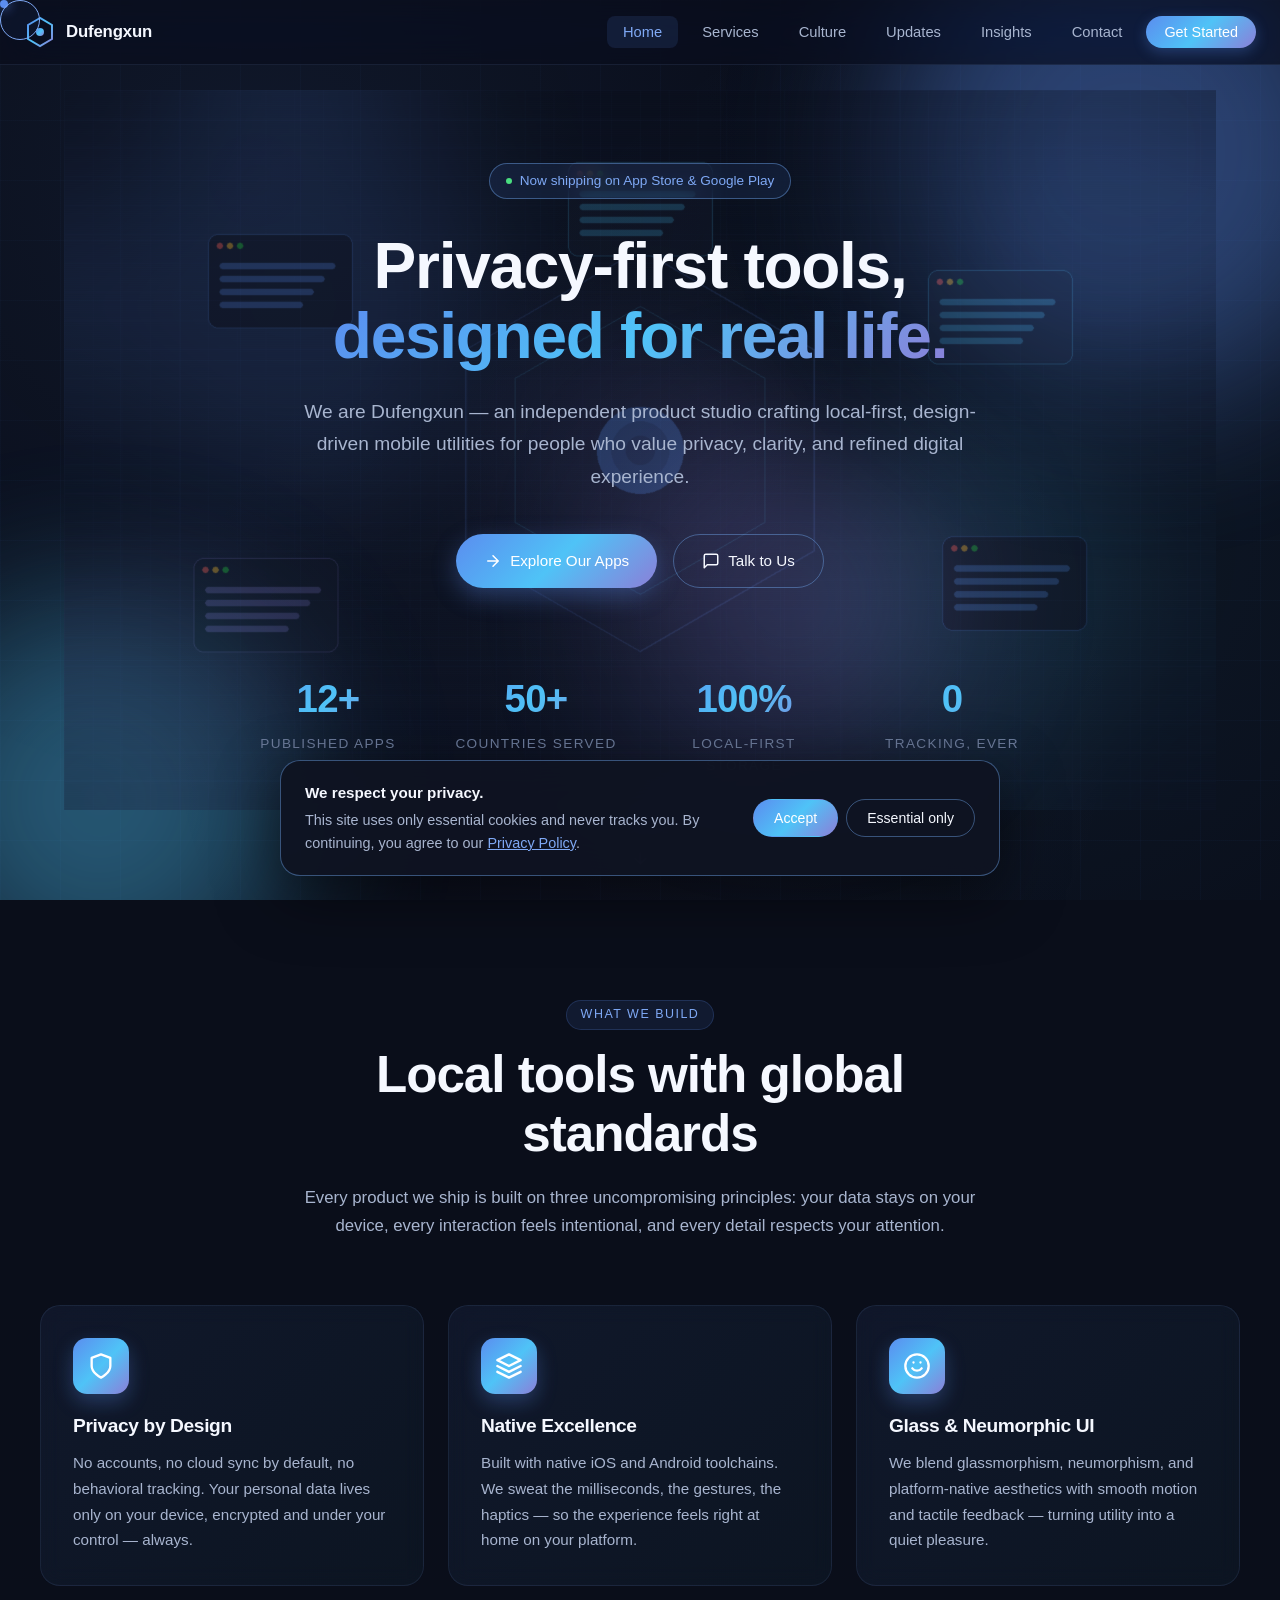
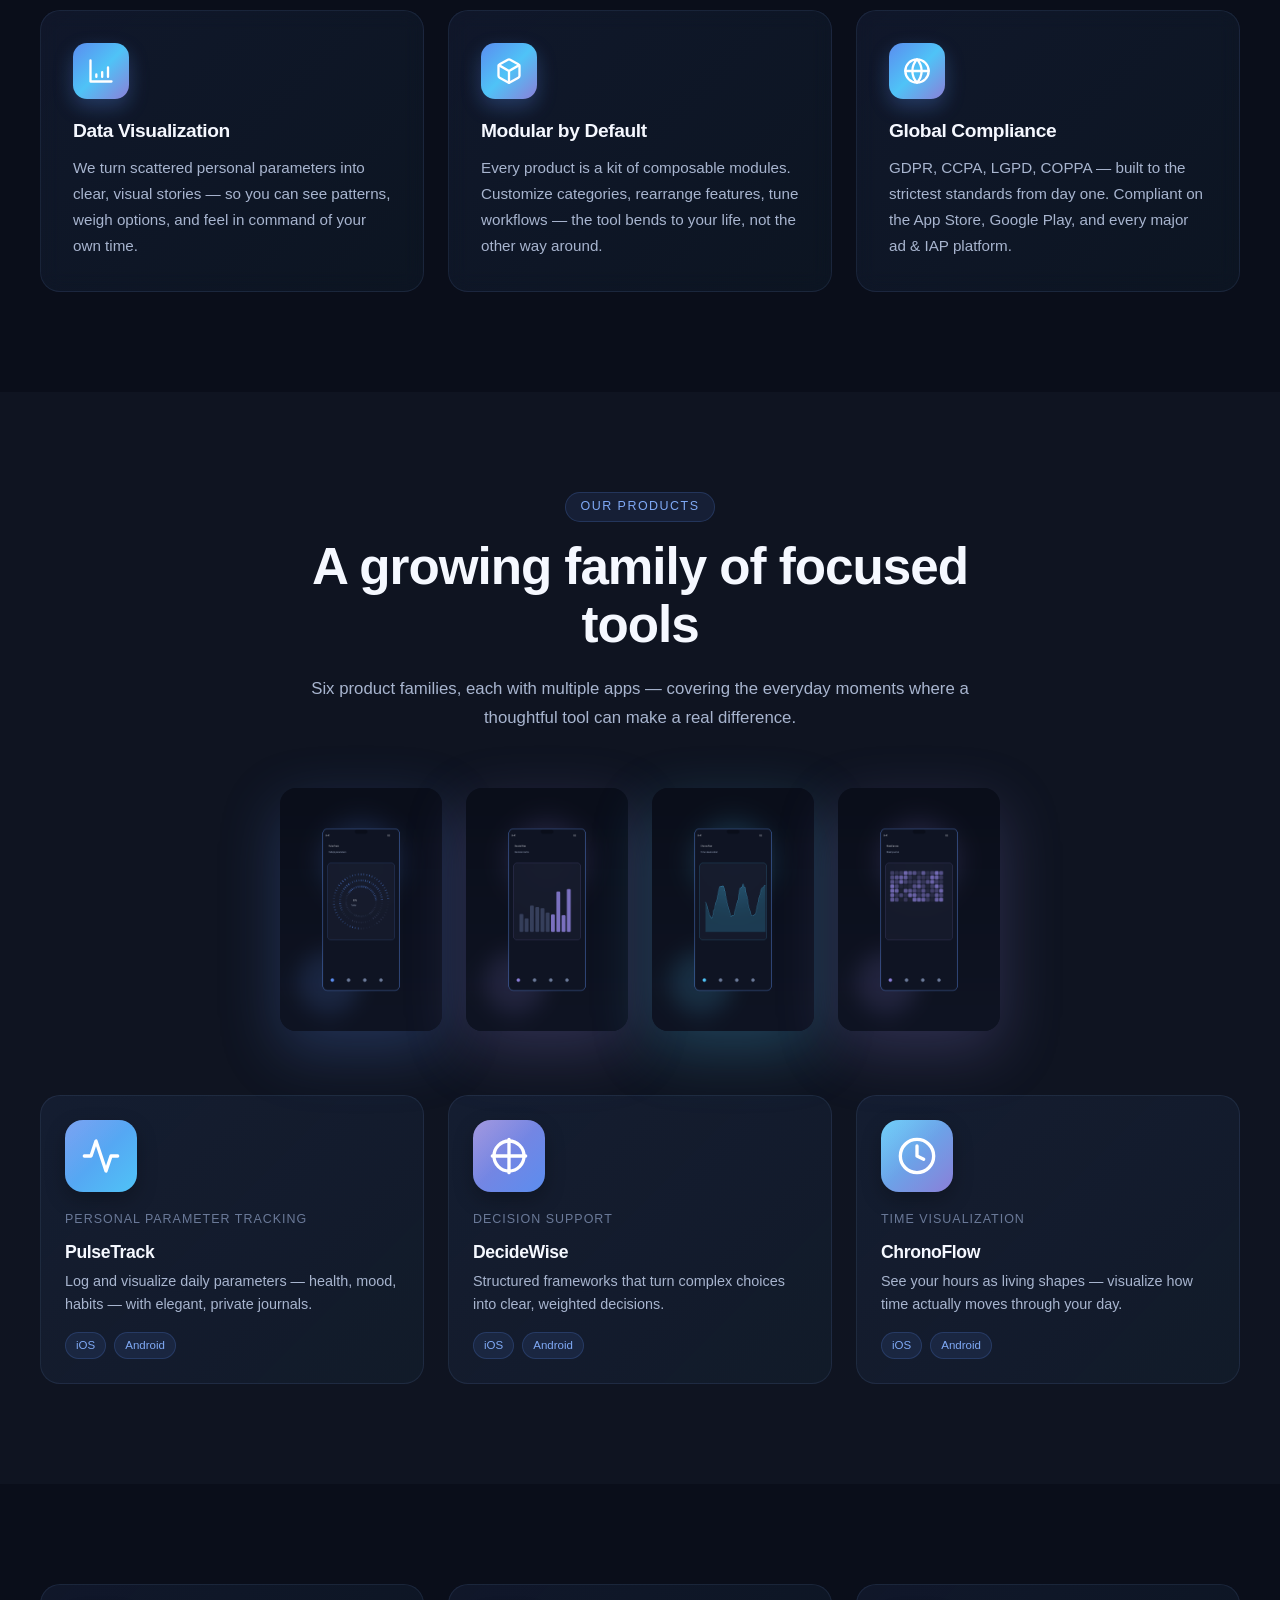
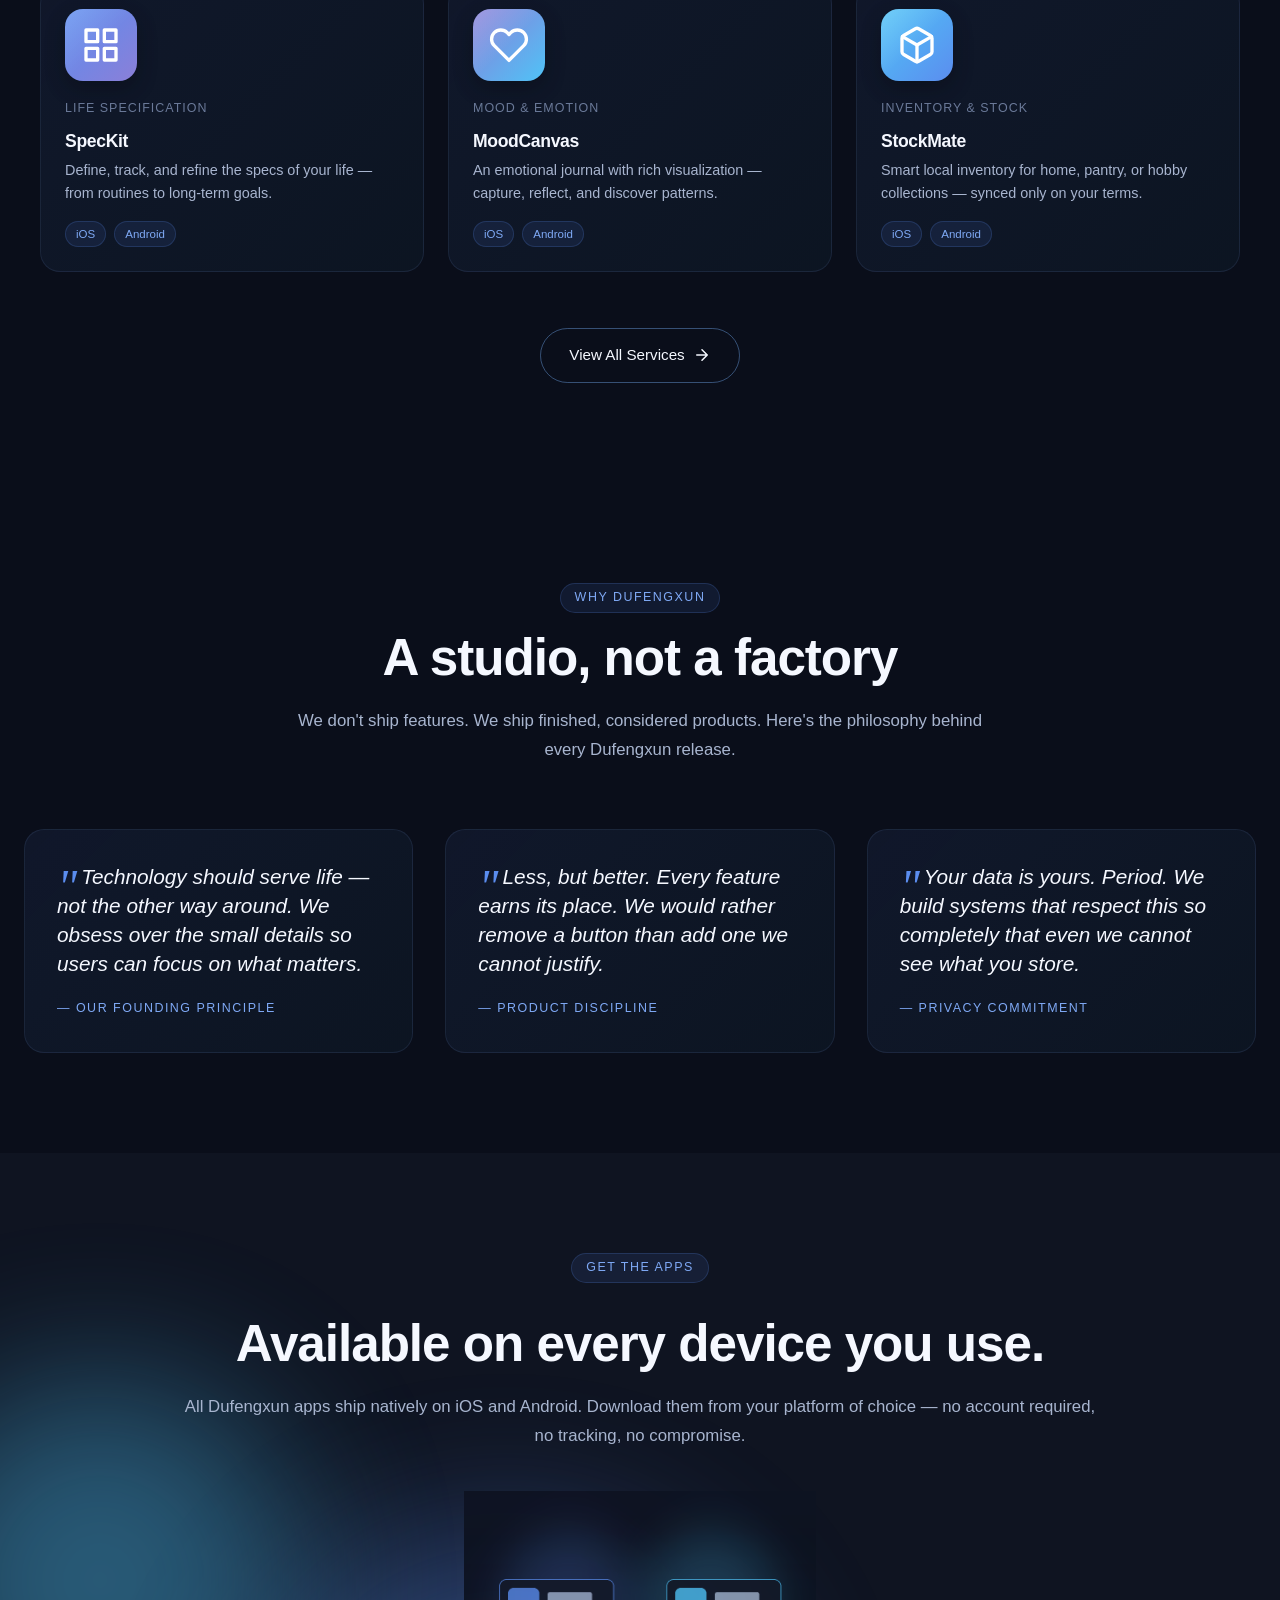
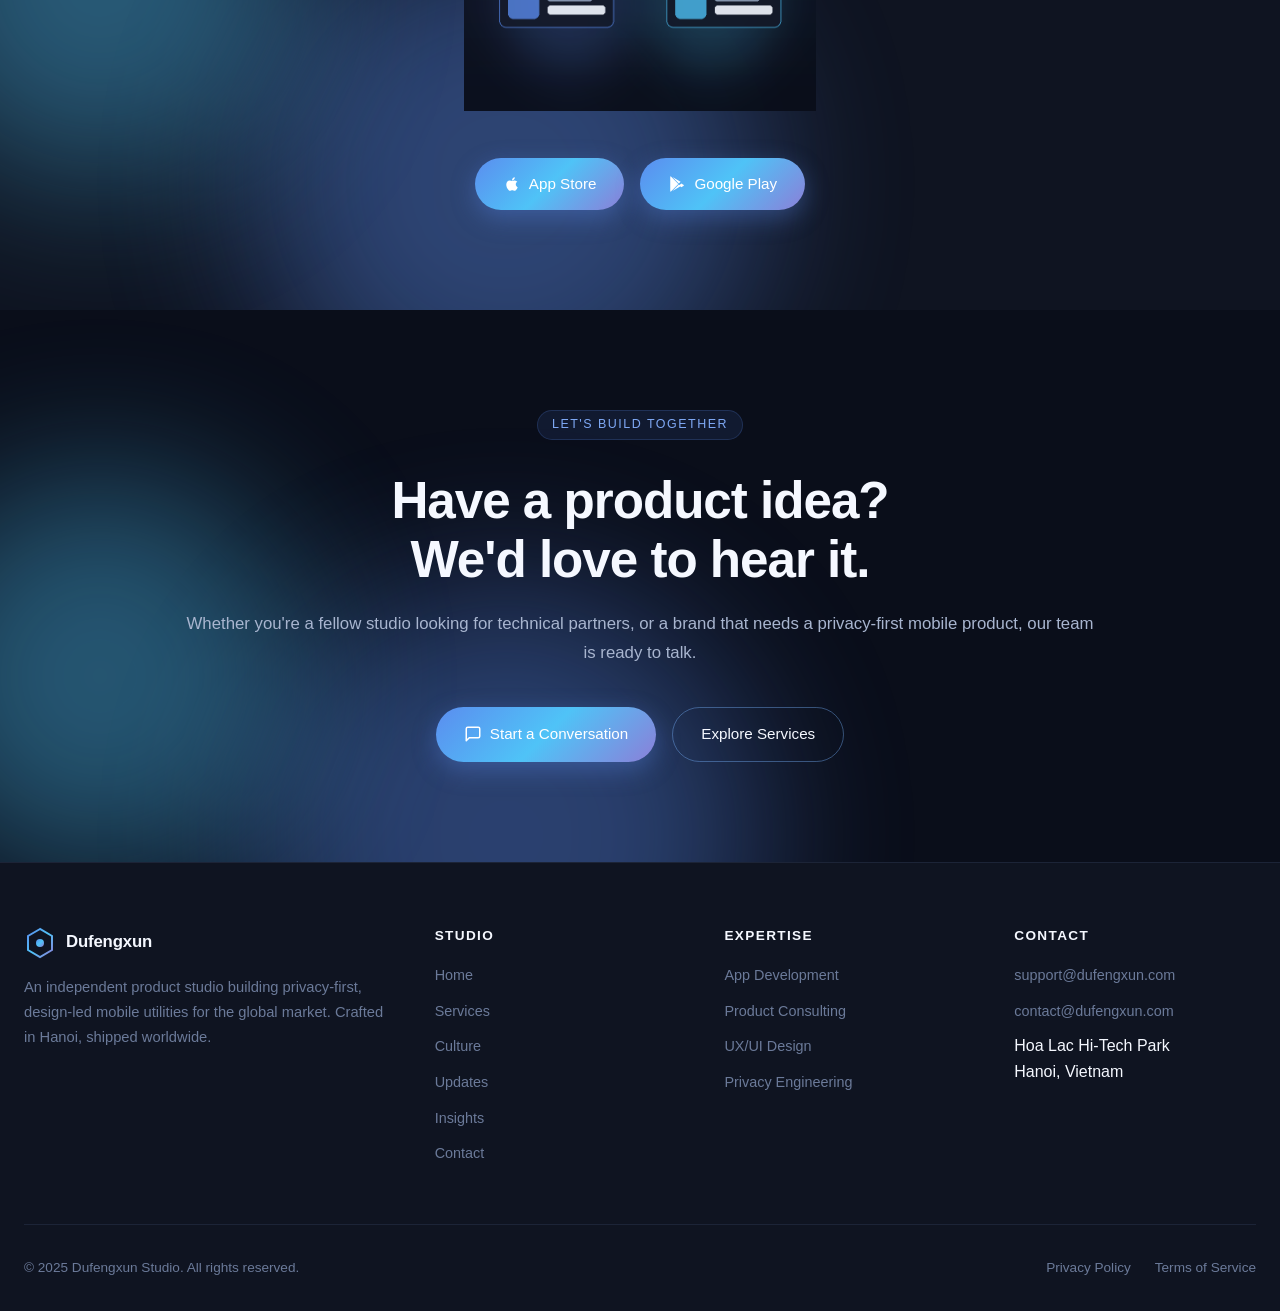
<file: index.html>
<!DOCTYPE html>
<html lang="en">
<head>
    <meta charset="UTF-8">
    <meta name="viewport" content="width=device-width, initial-scale=1.0">
    <title>Dufengxun — Privacy-First Local Tools Studio for iOS & Android</title>
    <meta name="description" content="Dufengxun is an independent product studio building privacy-first, design-led local utility apps. Discover our personal trackers, decision-making tools, time visualizers, and consultation services for the global market.">
    <meta name="keywords" content="privacy-first apps, local utility apps, iOS Android, design studio, personal tracker, decision tools, time visualizer, app development, product consulting, dufengxun">
    <meta name="author" content="Dufengxun Studio">
    <meta name="robots" content="index, follow">
    <meta name="language" content="English">
    <meta name="theme-color" content="#0a0e1a">
    <link rel="canonical" href="https://dufengxun.com/">
    <meta property="og:type" content="website">
    <meta property="og:title" content="Dufengxun — Privacy-First Local Tools Studio">
    <meta property="og:description" content="Crafting local-first, design-driven mobile utilities for people who value privacy, clarity, and refined digital experience.">
    <meta property="og:url" content="https://dufengxun.com/">
    <meta property="og:site_name" content="Dufengxun">
    <meta property="og:image" content="https://dufengxun.com/images/og-default.png">
    <meta property="og:image:width" content="1200">
    <meta property="og:image:height" content="630">
    <meta name="twitter:card" content="summary_large_image">
    <meta name="twitter:title" content="Dufengxun — Privacy-First Local Tools Studio">
    <meta name="twitter:description" content="Crafting local-first, design-driven mobile utilities for people who value privacy, clarity, and refined digital experience.">
    <meta name="twitter:image" content="https://dufengxun.com/images/og-default.png">
    <link rel="stylesheet" href="css/style.css">
    <link rel="icon" type="image/svg+xml" href="images/favicon.svg">
    <script type="application/ld+json">
    {
        "@context": "https://schema.org",
        "@type": "Organization",
        "name": "Dufengxun",
        "url": "https://dufengxun.com",
        "logo": "https://dufengxun.com/images/logo.svg",
        "description": "Privacy-first local tools studio building design-led mobile utilities for iOS and Android.",
        "email": "contact@dufengxun.com",
        "address": {
            "@type": "PostalAddress",
            "streetAddress": "Hoa Lac Hi-Tech Park",
            "addressLocality": "Hanoi",
            "addressCountry": "VN"
        }
    }
    </script>
</head>
<body>
    <nav class="navbar" data-component="navbar"></nav>

    <section class="hero">
        <div class="hero-bg-orb orb-1"></div>
        <div class="hero-bg-orb orb-2"></div>
        <div class="hero-bg-orb orb-3"></div>
        <img src="images/hero-illustration.png" alt="" class="hero-bg-image" aria-hidden="true">
        <div class="container">
            <div class="hero-content">
                <div class="hero-badge">
                    <span class="pulse-dot"></span>
                    <span>Now shipping on App Store &amp; Google Play</span>
                </div>
                <h1 class="hero-title">
                    Privacy-first tools,<br>
                    <span class="gradient-text">designed for real life.</span>
                </h1>
                <p class="hero-subtitle">
                    We are Dufengxun — an independent product studio crafting local-first, design-driven mobile utilities for people who value privacy, clarity, and refined digital experience.
                </p>
                <div class="hero-actions">
                    <a href="services.html" class="btn btn-primary">
                        <svg viewBox="0 0 24 24" fill="none" stroke="currentColor" stroke-width="2" stroke-linecap="round" stroke-linejoin="round"><path d="M5 12h14M12 5l7 7-7 7"/></svg>
                        Explore Our Apps
                    </a>
                    <a href="contact.html" class="btn btn-secondary">
                        <svg viewBox="0 0 24 24" fill="none" stroke="currentColor" stroke-width="2" stroke-linecap="round" stroke-linejoin="round"><path d="M21 15a2 2 0 0 1-2 2H7l-4 4V5a2 2 0 0 1 2-2h14a2 2 0 0 1 2 2z"/></svg>
                        Talk to Us
                    </a>
                </div>
                <div class="hero-stats">
                    <div class="hero-stat">
                        <div class="hero-stat-value" data-counter="12" data-suffix="+">0</div>
                        <div class="hero-stat-label">Published Apps</div>
                    </div>
                    <div class="hero-stat">
                        <div class="hero-stat-value" data-counter="50" data-suffix="+">0</div>
                        <div class="hero-stat-label">Countries Served</div>
                    </div>
                    <div class="hero-stat">
                        <div class="hero-stat-value" data-counter="100" data-suffix="%">0</div>
                        <div class="hero-stat-label">Local-First Storage</div>
                    </div>
                    <div class="hero-stat">
                        <div class="hero-stat-value" data-counter="0" data-suffix="">0</div>
                        <div class="hero-stat-label">Tracking, Ever</div>
                    </div>
                </div>
            </div>
        </div>
        <div class="scroll-indicator">
            <span>Scroll</span>
            <svg width="20" height="20" viewBox="0 0 24 24" fill="none" stroke="currentColor" stroke-width="2"><path d="M12 5v14M5 12l7 7 7-7"/></svg>
        </div>
    </section>

    <section id="what-we-do">
        <div class="container">
            <div class="section-header reveal">
                <span class="section-tag">What We Build</span>
                <h2 class="section-title">Local tools with global standards</h2>
                <p class="section-desc">Every product we ship is built on three uncompromising principles: your data stays on your device, every interaction feels intentional, and every detail respects your attention.</p>
            </div>
            <div class="card-grid">
                <div class="card reveal reveal-delay-1">
                    <div class="card-icon">
                        <svg viewBox="0 0 24 24" fill="none" stroke="currentColor" stroke-width="2" stroke-linecap="round" stroke-linejoin="round"><path d="M12 22s8-4 8-10V5l-8-3-8 3v7c0 6 8 10 8 10z"/></svg>
                    </div>
                    <h3 class="card-title">Privacy by Design</h3>
                    <p class="card-desc">No accounts, no cloud sync by default, no behavioral tracking. Your personal data lives only on your device, encrypted and under your control — always.</p>
                </div>
                <div class="card reveal reveal-delay-2">
                    <div class="card-icon">
                        <svg viewBox="0 0 24 24" fill="none" stroke="currentColor" stroke-width="2" stroke-linecap="round" stroke-linejoin="round"><path d="M12 2L2 7l10 5 10-5-10-5zM2 17l10 5 10-5M2 12l10 5 10-5"/></svg>
                    </div>
                    <h3 class="card-title">Native Excellence</h3>
                    <p class="card-desc">Built with native iOS and Android toolchains. We sweat the milliseconds, the gestures, the haptics — so the experience feels right at home on your platform.</p>
                </div>
                <div class="card reveal reveal-delay-3">
                    <div class="card-icon">
                        <svg viewBox="0 0 24 24" fill="none" stroke="currentColor" stroke-width="2" stroke-linecap="round" stroke-linejoin="round"><circle cx="12" cy="12" r="10"/><path d="M8 14s1.5 2 4 2 4-2 4-2M9 9h.01M15 9h.01"/></svg>
                    </div>
                    <h3 class="card-title">Glass &amp; Neumorphic UI</h3>
                    <p class="card-desc">We blend glassmorphism, neumorphism, and platform-native aesthetics with smooth motion and tactile feedback — turning utility into a quiet pleasure.</p>
                </div>
                <div class="card reveal reveal-delay-1">
                    <div class="card-icon">
                        <svg viewBox="0 0 24 24" fill="none" stroke="currentColor" stroke-width="2" stroke-linecap="round" stroke-linejoin="round"><path d="M3 3v18h18"/><path d="M18 17V9M13 17v-4M8 17v-2"/></svg>
                    </div>
                    <h3 class="card-title">Data Visualization</h3>
                    <p class="card-desc">We turn scattered personal parameters into clear, visual stories — so you can see patterns, weigh options, and feel in command of your own time.</p>
                </div>
                <div class="card reveal reveal-delay-2">
                    <div class="card-icon">
                        <svg viewBox="0 0 24 24" fill="none" stroke="currentColor" stroke-width="2" stroke-linecap="round" stroke-linejoin="round"><path d="M21 16V8a2 2 0 0 0-1-1.73l-7-4a2 2 0 0 0-2 0l-7 4A2 2 0 0 0 3 8v8a2 2 0 0 0 1 1.73l7 4a2 2 0 0 0 2 0l7-4A2 2 0 0 0 21 16z"/><path d="M3.27 6.96L12 12.01l8.73-5.05M12 22.08V12"/></svg>
                    </div>
                    <h3 class="card-title">Modular by Default</h3>
                    <p class="card-desc">Every product is a kit of composable modules. Customize categories, rearrange features, tune workflows — the tool bends to your life, not the other way around.</p>
                </div>
                <div class="card reveal reveal-delay-3">
                    <div class="card-icon">
                        <svg viewBox="0 0 24 24" fill="none" stroke="currentColor" stroke-width="2" stroke-linecap="round" stroke-linejoin="round"><circle cx="12" cy="12" r="10"/><path d="M2 12h20M12 2a15.3 15.3 0 0 1 4 10 15.3 15.3 0 0 1-4 10 15.3 15.3 0 0 1-4-10 15.3 15.3 0 0 1 4-10z"/></svg>
                    </div>
                    <h3 class="card-title">Global Compliance</h3>
                    <p class="card-desc">GDPR, CCPA, LGPD, COPPA — built to the strictest standards from day one. Compliant on the App Store, Google Play, and every major ad &amp; IAP platform.</p>
                </div>
            </div>
        </div>
    </section>

    <section id="apps" style="background: var(--color-bg-secondary);">
        <div class="container">
            <div class="section-header reveal">
                <span class="section-tag">Our Products</span>
                <h2 class="section-title">A growing family of focused tools</h2>
                <p class="section-desc">Six product families, each with multiple apps — covering the everyday moments where a thoughtful tool can make a real difference.</p>
                <div class="apps-mockups" style="margin-top: 56px; display: grid; grid-template-columns: repeat(4, 1fr); gap: 24px; max-width: 1200px; margin-left: auto; margin-right: auto;">
                    <div class="reveal reveal-delay-1" style="text-align: center;">
                        <img src="images/app-pulsetrack.png" alt="PulseTrack app" style="max-width: 100%; height: auto; border-radius: 16px; box-shadow: 0 20px 60px rgba(91, 141, 239, 0.25);" loading="lazy">
                    </div>
                    <div class="reveal reveal-delay-2" style="text-align: center;">
                        <img src="images/app-decidewise.png" alt="DecideWise app" style="max-width: 100%; height: auto; border-radius: 16px; box-shadow: 0 20px 60px rgba(139, 127, 216, 0.25);" loading="lazy">
                    </div>
                    <div class="reveal reveal-delay-3" style="text-align: center;">
                        <img src="images/app-chronoflow.png" alt="ChronoFlow app" style="max-width: 100%; height: auto; border-radius: 16px; box-shadow: 0 20px 60px rgba(79, 195, 247, 0.25);" loading="lazy">
                    </div>
                    <div class="reveal reveal-delay-4" style="text-align: center;">
                        <img src="images/app-moodcanvas.png" alt="MoodCanvas app" style="max-width: 100%; height: auto; border-radius: 16px; box-shadow: 0 20px 60px rgba(139, 127, 216, 0.25);" loading="lazy">
                    </div>
                </div>
            </div>
            <div class="apps-showcase">
                <div class="app-card reveal reveal-delay-1">
                    <div class="app-icon" style="background: linear-gradient(135deg, #5b8def, #4fc3f7);">
                        <svg viewBox="0 0 24 24" fill="none" stroke="currentColor" stroke-width="2" stroke-linecap="round" stroke-linejoin="round"><path d="M22 12h-4l-3 9L9 3l-3 9H2"/></svg>
                    </div>
                    <div class="app-category">Personal Parameter Tracking</div>
                    <h3 class="app-name">PulseTrack</h3>
                    <p class="app-desc">Log and visualize daily parameters — health, mood, habits — with elegant, private journals.</p>
                    <div class="app-platforms"><span class="platform-tag">iOS</span><span class="platform-tag">Android</span></div>
                </div>
                <div class="app-card reveal reveal-delay-2">
                    <div class="app-icon" style="background: linear-gradient(135deg, #8b7fd8, #5b8def);">
                        <svg viewBox="0 0 24 24" fill="none" stroke="currentColor" stroke-width="2" stroke-linecap="round" stroke-linejoin="round"><path d="M12 2v20M2 12h20"/><circle cx="12" cy="12" r="9"/></svg>
                    </div>
                    <div class="app-category">Decision Support</div>
                    <h3 class="app-name">DecideWise</h3>
                    <p class="app-desc">Structured frameworks that turn complex choices into clear, weighted decisions.</p>
                    <div class="app-platforms"><span class="platform-tag">iOS</span><span class="platform-tag">Android</span></div>
                </div>
                <div class="app-card reveal reveal-delay-3">
                    <div class="app-icon" style="background: linear-gradient(135deg, #4fc3f7, #8b7fd8);">
                        <svg viewBox="0 0 24 24" fill="none" stroke="currentColor" stroke-width="2" stroke-linecap="round" stroke-linejoin="round"><circle cx="12" cy="12" r="10"/><polyline points="12 6 12 12 16 14"/></svg>
                    </div>
                    <div class="app-category">Time Visualization</div>
                    <h3 class="app-name">ChronoFlow</h3>
                    <p class="app-desc">See your hours as living shapes — visualize how time actually moves through your day.</p>
                    <div class="app-platforms"><span class="platform-tag">iOS</span><span class="platform-tag">Android</span></div>
                </div>
            </div>
        </div>
    </section>

    <section id="apps-cont">
        <div class="container">
            <div class="apps-showcase">
                <div class="app-card reveal reveal-delay-1">
                    <div class="app-icon" style="background: linear-gradient(135deg, #5b8def, #8b7fd8);">
                        <svg viewBox="0 0 24 24" fill="none" stroke="currentColor" stroke-width="2" stroke-linecap="round" stroke-linejoin="round"><rect x="3" y="3" width="7" height="7"/><rect x="14" y="3" width="7" height="7"/><rect x="14" y="14" width="7" height="7"/><rect x="3" y="14" width="7" height="7"/></svg>
                    </div>
                    <div class="app-category">Life Specification</div>
                    <h3 class="app-name">SpecKit</h3>
                    <p class="app-desc">Define, track, and refine the specs of your life — from routines to long-term goals.</p>
                    <div class="app-platforms"><span class="platform-tag">iOS</span><span class="platform-tag">Android</span></div>
                </div>
                <div class="app-card reveal reveal-delay-2">
                    <div class="app-icon" style="background: linear-gradient(135deg, #8b7fd8, #4fc3f7);">
                        <svg viewBox="0 0 24 24" fill="none" stroke="currentColor" stroke-width="2" stroke-linecap="round" stroke-linejoin="round"><path d="M20.84 4.61a5.5 5.5 0 0 0-7.78 0L12 5.67l-1.06-1.06a5.5 5.5 0 0 0-7.78 7.78l1.06 1.06L12 21.23l7.78-7.78 1.06-1.06a5.5 5.5 0 0 0 0-7.78z"/></svg>
                    </div>
                    <div class="app-category">Mood &amp; Emotion</div>
                    <h3 class="app-name">MoodCanvas</h3>
                    <p class="app-desc">An emotional journal with rich visualization — capture, reflect, and discover patterns.</p>
                    <div class="app-platforms"><span class="platform-tag">iOS</span><span class="platform-tag">Android</span></div>
                </div>
                <div class="app-card reveal reveal-delay-3">
                    <div class="app-icon" style="background: linear-gradient(135deg, #4fc3f7, #5b8def);">
                        <svg viewBox="0 0 24 24" fill="none" stroke="currentColor" stroke-width="2" stroke-linecap="round" stroke-linejoin="round"><path d="M21 16V8a2 2 0 0 0-1-1.73l-7-4a2 2 0 0 0-2 0l-7 4A2 2 0 0 0 3 8v8a2 2 0 0 0 1 1.73l7 4a2 2 0 0 0 2 0l7-4A2 2 0 0 0 21 16z"/><polyline points="3.27 6.96 12 12.01 20.73 6.96"/><line x1="12" y1="22.08" x2="12" y2="12"/></svg>
                    </div>
                    <div class="app-category">Inventory &amp; Stock</div>
                    <h3 class="app-name">StockMate</h3>
                    <p class="app-desc">Smart local inventory for home, pantry, or hobby collections — synced only on your terms.</p>
                    <div class="app-platforms"><span class="platform-tag">iOS</span><span class="platform-tag">Android</span></div>
                </div>
            </div>
            <div style="text-align: center; margin-top: 56px;" class="reveal">
                <a href="services.html" class="btn btn-secondary">
                    View All Services
                    <svg viewBox="0 0 24 24" fill="none" stroke="currentColor" stroke-width="2" stroke-linecap="round" stroke-linejoin="round"><path d="M5 12h14M12 5l7 7-7 7"/></svg>
                </a>
            </div>
        </div>
    </section>

    <section id="why">
        <div class="container">
            <div class="section-header reveal">
                <span class="section-tag">Why Dufengxun</span>
                <h2 class="section-title">A studio, not a factory</h2>
                <p class="section-desc">We don't ship features. We ship finished, considered products. Here's the philosophy behind every Dufengxun release.</p>
            </div>
            <div class="philosophy-grid">
                <div class="philosophy-item reveal reveal-delay-1">
                    <p class="quote">Technology should serve life — not the other way around. We obsess over the small details so users can focus on what matters.</p>
                    <span class="label">— Our Founding Principle</span>
                </div>
                <div class="philosophy-item reveal reveal-delay-2">
                    <p class="quote">Less, but better. Every feature earns its place. We would rather remove a button than add one we cannot justify.</p>
                    <span class="label">— Product Discipline</span>
                </div>
                <div class="philosophy-item reveal reveal-delay-3">
                    <p class="quote">Your data is yours. Period. We build systems that respect this so completely that even we cannot see what you store.</p>
                    <span class="label">— Privacy Commitment</span>
                </div>
            </div>
        </div>
    </section>

    <section style="background: var(--color-bg-secondary); position: relative; overflow: hidden;">
        <div class="hero-bg-orb orb-1" style="top: 50%; left: 20%;"></div>
        <div class="hero-bg-orb orb-2" style="top: 30%; right: 20%;"></div>
        <div class="container-narrow" style="text-align: center; position: relative; z-index: 2;">
            <div class="reveal">
                <span class="section-tag">Get the Apps</span>
                <h2 class="section-title" style="margin-top: 16px;">Available on every device you use.</h2>
                <p class="section-desc" style="margin-bottom: 40px;">All Dufengxun apps ship natively on iOS and Android. Download them from your platform of choice — no account required, no tracking, no compromise.</p>
                <div style="margin-bottom: 40px;">
                    <img src="images/download-illustration.png" alt="Download on App Store and Google Play" style="max-width: 100%; height: auto; max-height: 220px; opacity: 0.95;" loading="lazy">
                </div>
                <div class="hero-actions" style="justify-content: center;">
                    <a href="#" class="btn btn-primary">
                        <svg viewBox="0 0 24 24" fill="currentColor"><path d="M17.05 20.28c-.98.95-2.05.8-3.08.35-1.09-.46-2.09-.48-3.24 0-1.44.62-2.2.44-3.06-.35C2.79 15.25 3.51 7.59 9.05 7.31c1.35.07 2.29.74 3.08.8 1.18-.24 2.31-.93 3.57-.84 1.51.12 2.65.72 3.4 1.8-3.12 1.87-2.38 5.98.48 7.13-.57 1.5-1.31 2.99-2.54 4.09l.01-.01zM12.03 7.25c-.15-2.23 1.66-4.07 3.74-4.25.29 2.58-2.34 4.5-3.74 4.25z"/></svg>
                        App Store
                    </a>
                    <a href="#" class="btn btn-primary">
                        <svg viewBox="0 0 24 24" fill="currentColor"><path d="M3.609 1.814L13.792 12 3.61 22.186a.996.996 0 0 1-.61-.92V2.734a1 1 0 0 1 .609-.92zm10.89 10.893l2.302 2.302-10.937 6.333 8.635-8.635zm3.199-1.38l2.834 1.64a1 1 0 0 1 0 1.732l-2.834 1.64-2.536-2.536 2.536-2.476zM5.864 2.658L16.802 8.99l-2.302 2.302-8.636-8.634z"/></svg>
                        Google Play
                    </a>
                </div>
            </div>
        </div>
    </section>

    <section style="position: relative; overflow: hidden;">
        <div class="hero-bg-orb orb-1" style="top: 50%; left: 20%;"></div>
        <div class="hero-bg-orb orb-2" style="top: 30%; right: 20%;"></div>
        <div class="container-narrow" style="text-align: center; position: relative; z-index: 2;">
            <div class="reveal">
                <span class="section-tag">Let's Build Together</span>
                <h2 class="section-title" style="margin-top: 16px;">Have a product idea?<br>We'd love to hear it.</h2>
                <p class="section-desc" style="margin-bottom: 40px;">Whether you're a fellow studio looking for technical partners, or a brand that needs a privacy-first mobile product, our team is ready to talk.</p>
                <div class="hero-actions">
                    <a href="contact.html" class="btn btn-primary">
                        <svg viewBox="0 0 24 24" fill="none" stroke="currentColor" stroke-width="2" stroke-linecap="round" stroke-linejoin="round"><path d="M21 15a2 2 0 0 1-2 2H7l-4 4V5a2 2 0 0 1 2-2h14a2 2 0 0 1 2 2z"/></svg>
                        Start a Conversation
                    </a>
                    <a href="services.html" class="btn btn-secondary">Explore Services</a>
                </div>
            </div>
        </div>
    </section>

    <footer class="footer" data-component="footer"></footer>

    <script src="js/components.js"></script>
    <script src="js/app.js"></script>
    <script src="js/main.js"></script>
</body>
</html>
</file>
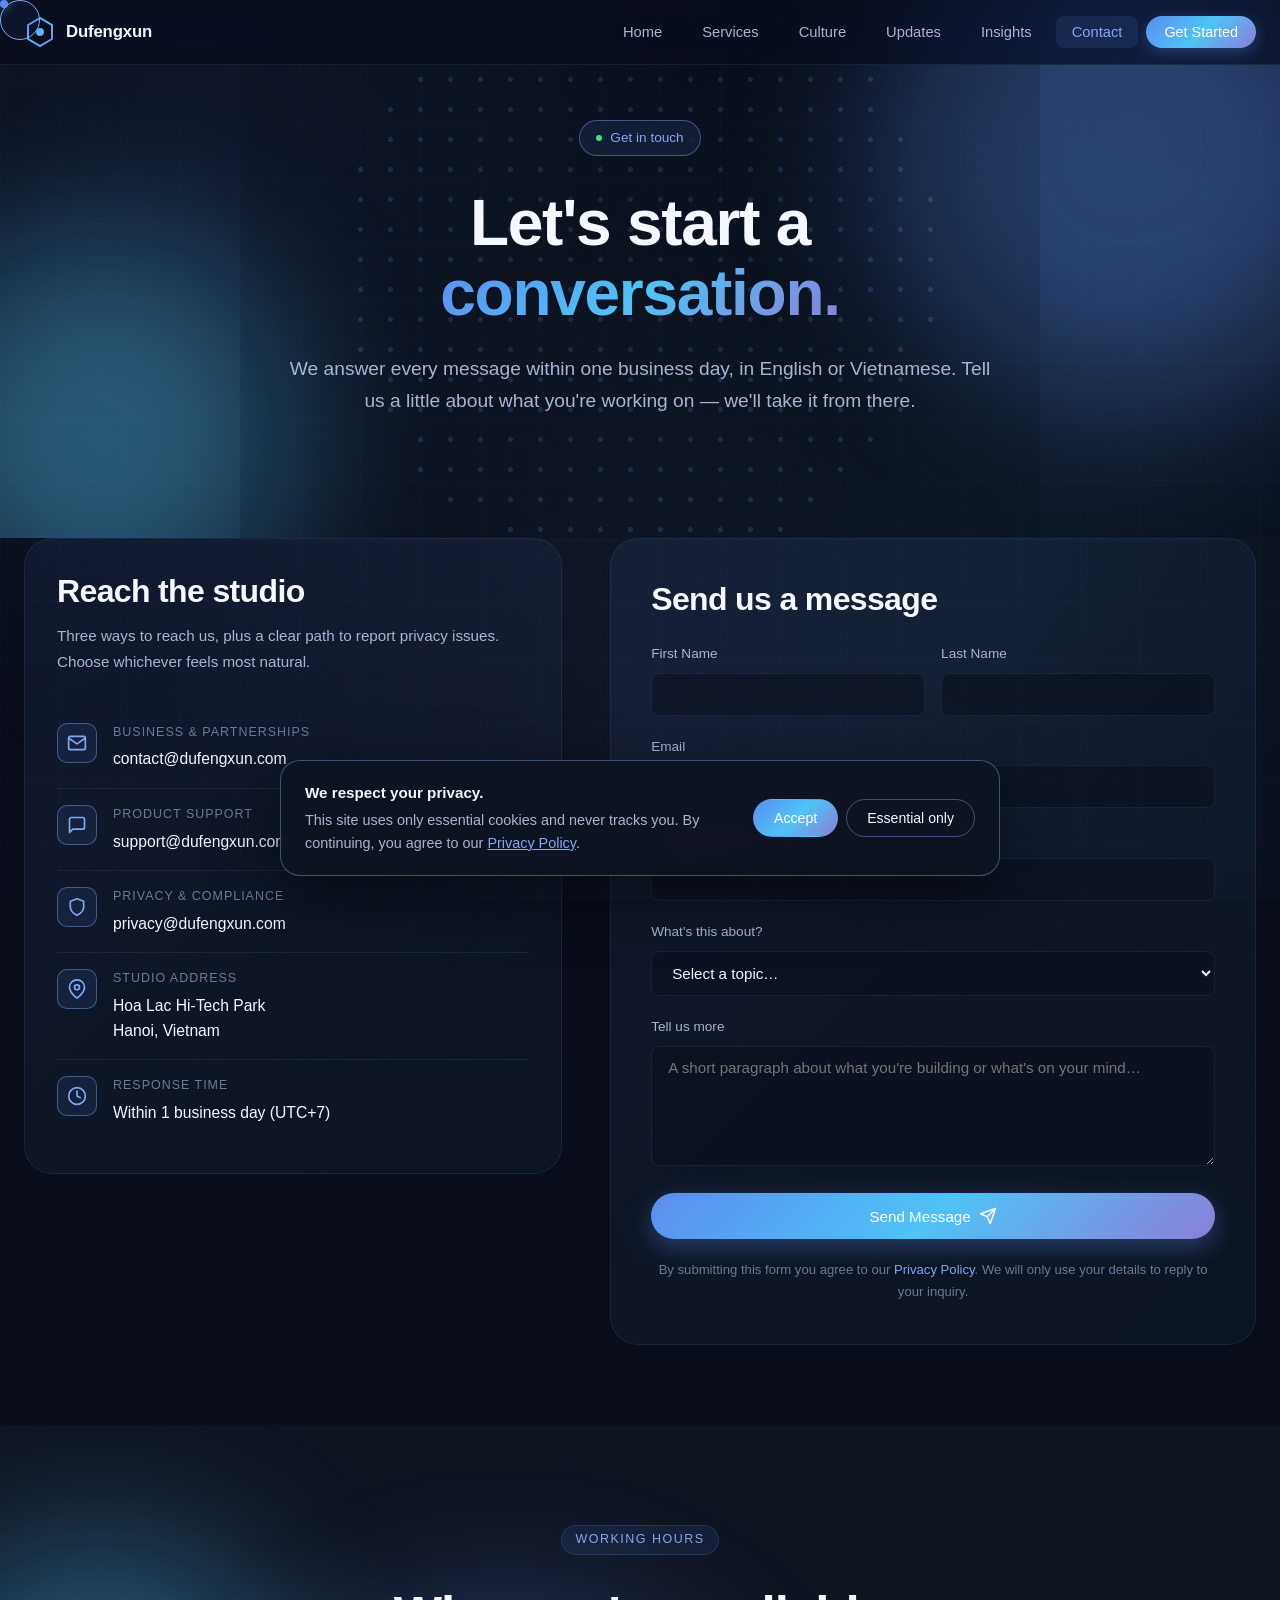
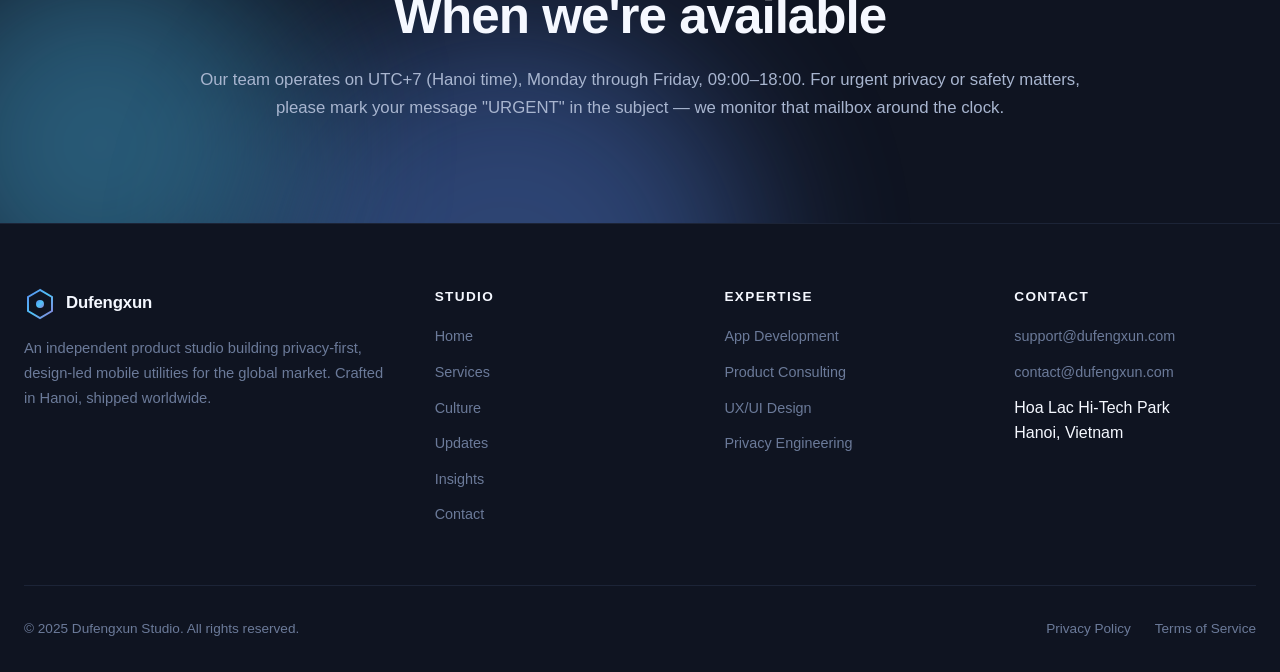
<file: contact.html>
<!DOCTYPE html>
<html lang="en">
<head>
    <meta charset="UTF-8">
    <meta name="viewport" content="width=device-width, initial-scale=1.0">
    <title>Contact — Get in Touch | Dufengxun</title>
    <meta name="description" content="Get in touch with Dufengxun Studio for app development, product consulting, partnership, or general inquiries. We respond within one business day, anywhere in the world.">
    <meta name="keywords" content="contact dufengxun, app development inquiry, partnership, support, contact email, mobile studio contact">
    <meta name="robots" content="index, follow">
    <link rel="canonical" href="https://dufengxun.com/contact.html">
    <link rel="stylesheet" href="css/style.css">
    <link rel="icon" type="image/svg+xml" href="images/favicon.svg">
</head>
<body>
    <nav class="navbar" data-component="navbar"></nav>

    <section class="hero" style="min-height: 50vh;">
        <div class="hero-bg-orb orb-1"></div>
        <div class="hero-bg-orb orb-2"></div>
        <img src="images/pattern.png" alt="" class="hero-bg-image" aria-hidden="true" style="opacity: 0.15; max-width: 800px;">
        <div class="container">
            <div class="hero-content">
                <div class="hero-badge"><span class="pulse-dot"></span><span>Get in touch</span></div>
                <h1 class="hero-title">Let's start a<br><span class="gradient-text">conversation.</span></h1>
                <p class="hero-subtitle">We answer every message within one business day, in English or Vietnamese. Tell us a little about what you're working on — we'll take it from there.</p>
            </div>
        </div>
    </section>

    <section class="legal-page" style="padding-top: 0;">
        <div class="container">
            <div class="contact-grid">
                <div class="contact-info reveal">
                    <h3>Reach the studio</h3>
                    <p>Three ways to reach us, plus a clear path to report privacy issues. Choose whichever feels most natural.</p>

                    <div class="contact-item">
                        <div class="contact-icon">
                            <svg viewBox="0 0 24 24" fill="none" stroke="currentColor" stroke-width="2" stroke-linecap="round" stroke-linejoin="round"><path d="M4 4h16c1.1 0 2 .9 2 2v12c0 1.1-.9 2-2 2H4c-1.1 0-2-.9-2-2V6c0-1.1.9-2 2-2z"/><polyline points="22,6 12,13 2,6"/></svg>
                        </div>
                        <div>
                            <div class="contact-item-label">Business &amp; Partnerships</div>
                            <div class="contact-item-value"><a href="mailto:contact@dufengxun.com">contact@dufengxun.com</a></div>
                        </div>
                    </div>

                    <div class="contact-item">
                        <div class="contact-icon">
                            <svg viewBox="0 0 24 24" fill="none" stroke="currentColor" stroke-width="2" stroke-linecap="round" stroke-linejoin="round"><path d="M21 15a2 2 0 0 1-2 2H7l-4 4V5a2 2 0 0 1 2-2h14a2 2 0 0 1 2 2z"/></svg>
                        </div>
                        <div>
                            <div class="contact-item-label">Product Support</div>
                            <div class="contact-item-value"><a href="mailto:support@dufengxun.com">support@dufengxun.com</a></div>
                        </div>
                    </div>

                    <div class="contact-item">
                        <div class="contact-icon">
                            <svg viewBox="0 0 24 24" fill="none" stroke="currentColor" stroke-width="2" stroke-linecap="round" stroke-linejoin="round"><path d="M12 22s8-4 8-10V5l-8-3-8 3v7c0 6 8 10 8 10z"/></svg>
                        </div>
                        <div>
                            <div class="contact-item-label">Privacy &amp; Compliance</div>
                            <div class="contact-item-value"><a href="mailto:privacy@dufengxun.com">privacy@dufengxun.com</a></div>
                        </div>
                    </div>

                    <div class="contact-item">
                        <div class="contact-icon">
                            <svg viewBox="0 0 24 24" fill="none" stroke="currentColor" stroke-width="2" stroke-linecap="round" stroke-linejoin="round"><path d="M21 10c0 7-9 13-9 13s-9-6-9-13a9 9 0 0 1 18 0z"/><circle cx="12" cy="10" r="3"/></svg>
                        </div>
                        <div>
                            <div class="contact-item-label">Studio Address</div>
                            <div class="contact-item-value">Hoa Lac Hi-Tech Park<br>Hanoi, Vietnam</div>
                        </div>
                    </div>

                    <div class="contact-item">
                        <div class="contact-icon">
                            <svg viewBox="0 0 24 24" fill="none" stroke="currentColor" stroke-width="2" stroke-linecap="round" stroke-linejoin="round"><circle cx="12" cy="12" r="10"/><polyline points="12 6 12 12 16 14"/></svg>
                        </div>
                        <div>
                            <div class="contact-item-label">Response Time</div>
                            <div class="contact-item-value">Within 1 business day (UTC+7)</div>
                        </div>
                    </div>
                </div>

                <form class="contact-form reveal" id="contact-form">
                    <h3 style="margin-bottom: 24px;">Send us a message</h3>

                    <div class="form-row">
                        <div class="form-group" style="margin-bottom: 0;">
                            <label for="firstName">First Name</label>
                            <input type="text" id="firstName" name="firstName" required>
                        </div>
                        <div class="form-group" style="margin-bottom: 0;">
                            <label for="lastName">Last Name</label>
                            <input type="text" id="lastName" name="lastName" required>
                        </div>
                    </div>

                    <div class="form-group">
                        <label for="email">Email</label>
                        <input type="email" id="email" name="email" required>
                    </div>

                    <div class="form-group">
                        <label for="company">Company / Studio <span style="color: var(--color-text-tertiary);">(optional)</span></label>
                        <input type="text" id="company" name="company">
                    </div>

                    <div class="form-group">
                        <label for="topic">What's this about?</label>
                        <select id="topic" name="topic" required>
                            <option value="">Select a topic…</option>
                            <option value="app-development">App Development / R&amp;D</option>
                            <option value="design-consulting">Product Design Consulting</option>
                            <option value="privacy-engineering">Privacy Engineering</option>
                            <option value="monetization">IAA / IAP Monetization</option>
                            <option value="compliance">App Store / Compliance Audit</option>
                            <option value="team-augmentation">Team Augmentation</option>
                            <option value="partnership">Partnership</option>
                            <option value="press">Press / Speaking</option>
                            <option value="other">Other</option>
                        </select>
                    </div>

                    <div class="form-group">
                        <label for="message">Tell us more</label>
                        <textarea id="message" name="message" placeholder="A short paragraph about what you're building or what's on your mind…" required></textarea>
                    </div>

                    <button type="submit" class="btn btn-primary" style="width: 100%;">
                        Send Message
                        <svg viewBox="0 0 24 24" fill="none" stroke="currentColor" stroke-width="2" stroke-linecap="round" stroke-linejoin="round"><line x1="22" y1="2" x2="11" y2="13"/><polygon points="22 2 15 22 11 13 2 9 22 2"/></svg>
                    </button>

                    <p style="margin-top: 20px; font-size: 0.82rem; color: var(--color-text-tertiary); text-align: center;">By submitting this form you agree to our <a href="privacy.html">Privacy Policy</a>. We will only use your details to reply to your inquiry.</p>
                </form>
            </div>
        </div>
    </section>

    <section style="background: var(--color-bg-secondary); position: relative; overflow: hidden;">
        <div class="hero-bg-orb orb-1" style="top: 50%; left: 20%;"></div>
        <div class="hero-bg-orb orb-2" style="top: 30%; right: 20%;"></div>
        <div class="container-narrow" style="text-align: center; position: relative; z-index: 2;">
            <div class="reveal">
                <span class="section-tag">Working Hours</span>
                <h2 class="section-title" style="margin-top: 16px;">When we're available</h2>
                <p class="section-desc" style="margin-bottom: 0;">Our team operates on UTC+7 (Hanoi time), Monday through Friday, 09:00–18:00. For urgent privacy or safety matters, please mark your message "URGENT" in the subject — we monitor that mailbox around the clock.</p>
            </div>
        </div>
    </section>

    <footer class="footer" data-component="footer"></footer>

    <script src="js/components.js"></script>
    <script src="js/app.js"></script>
    <script src="js/main.js"></script>
</body>
</html>
</file>
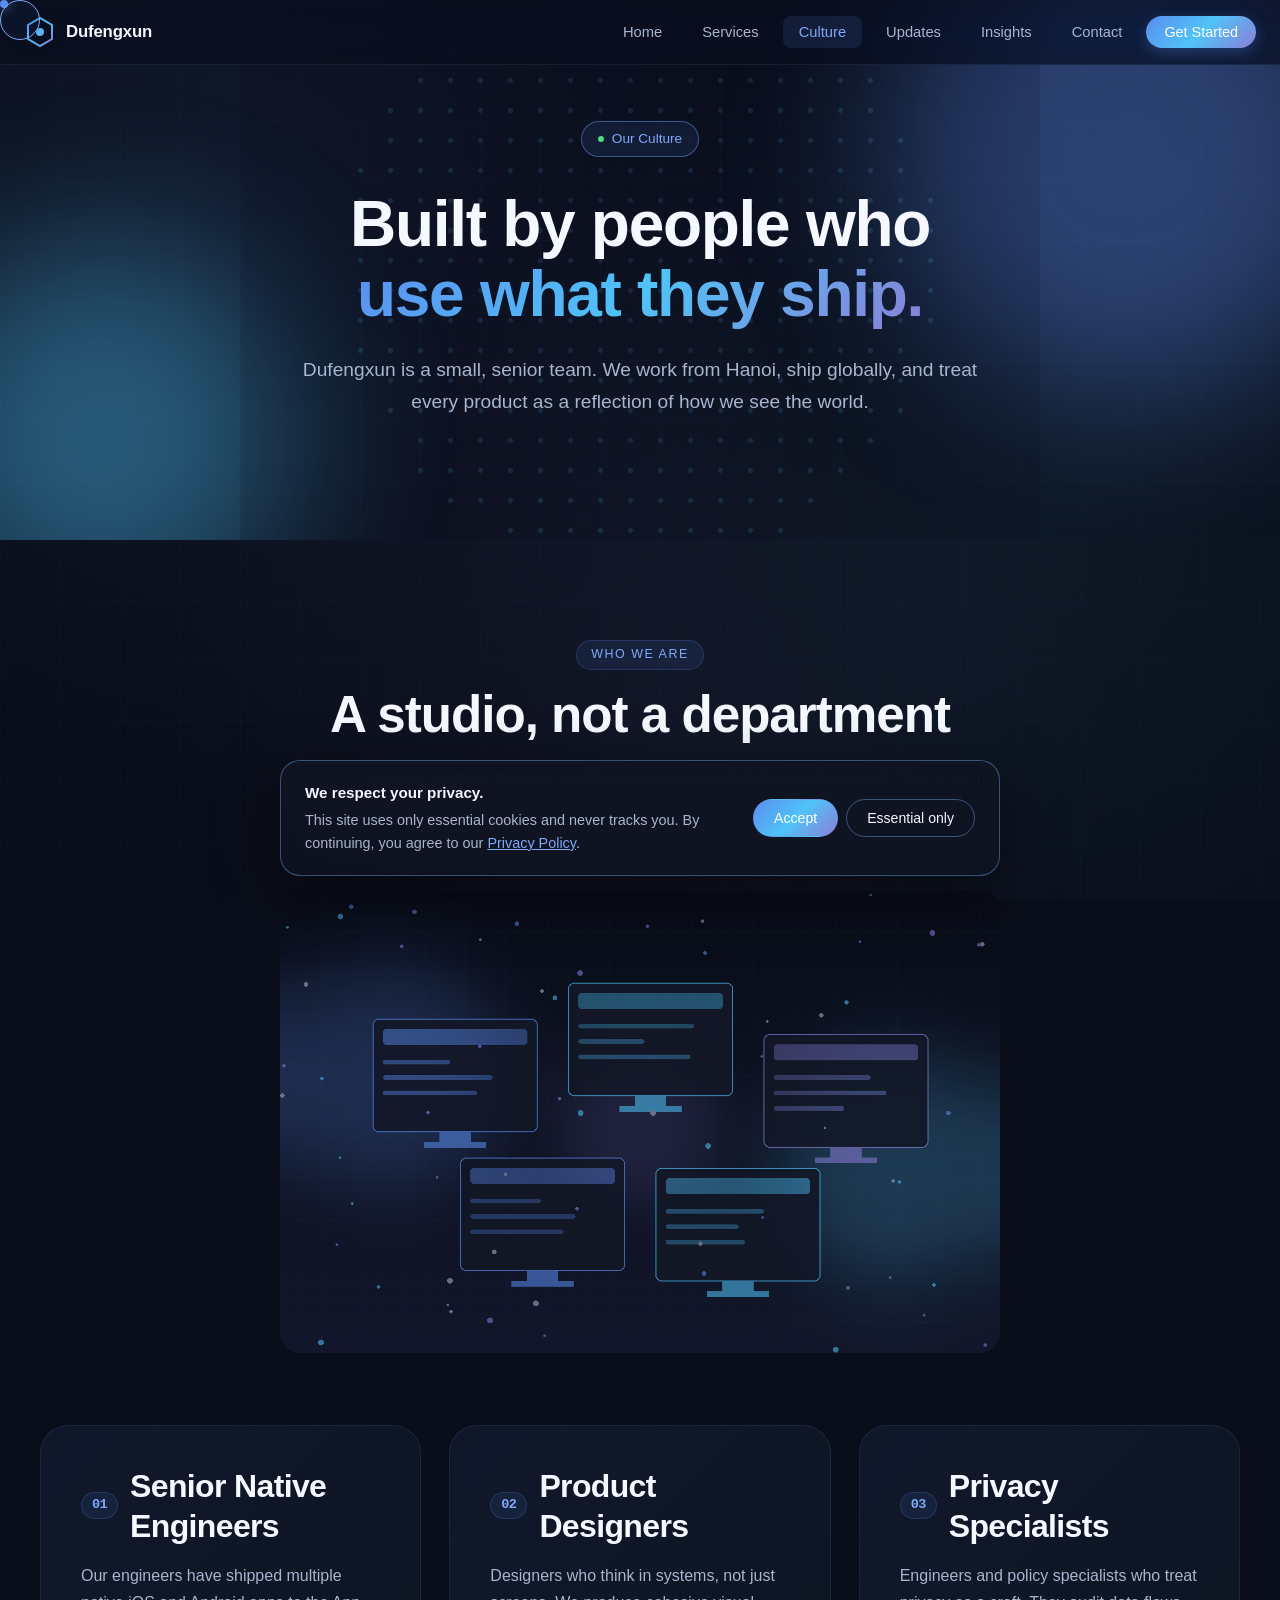
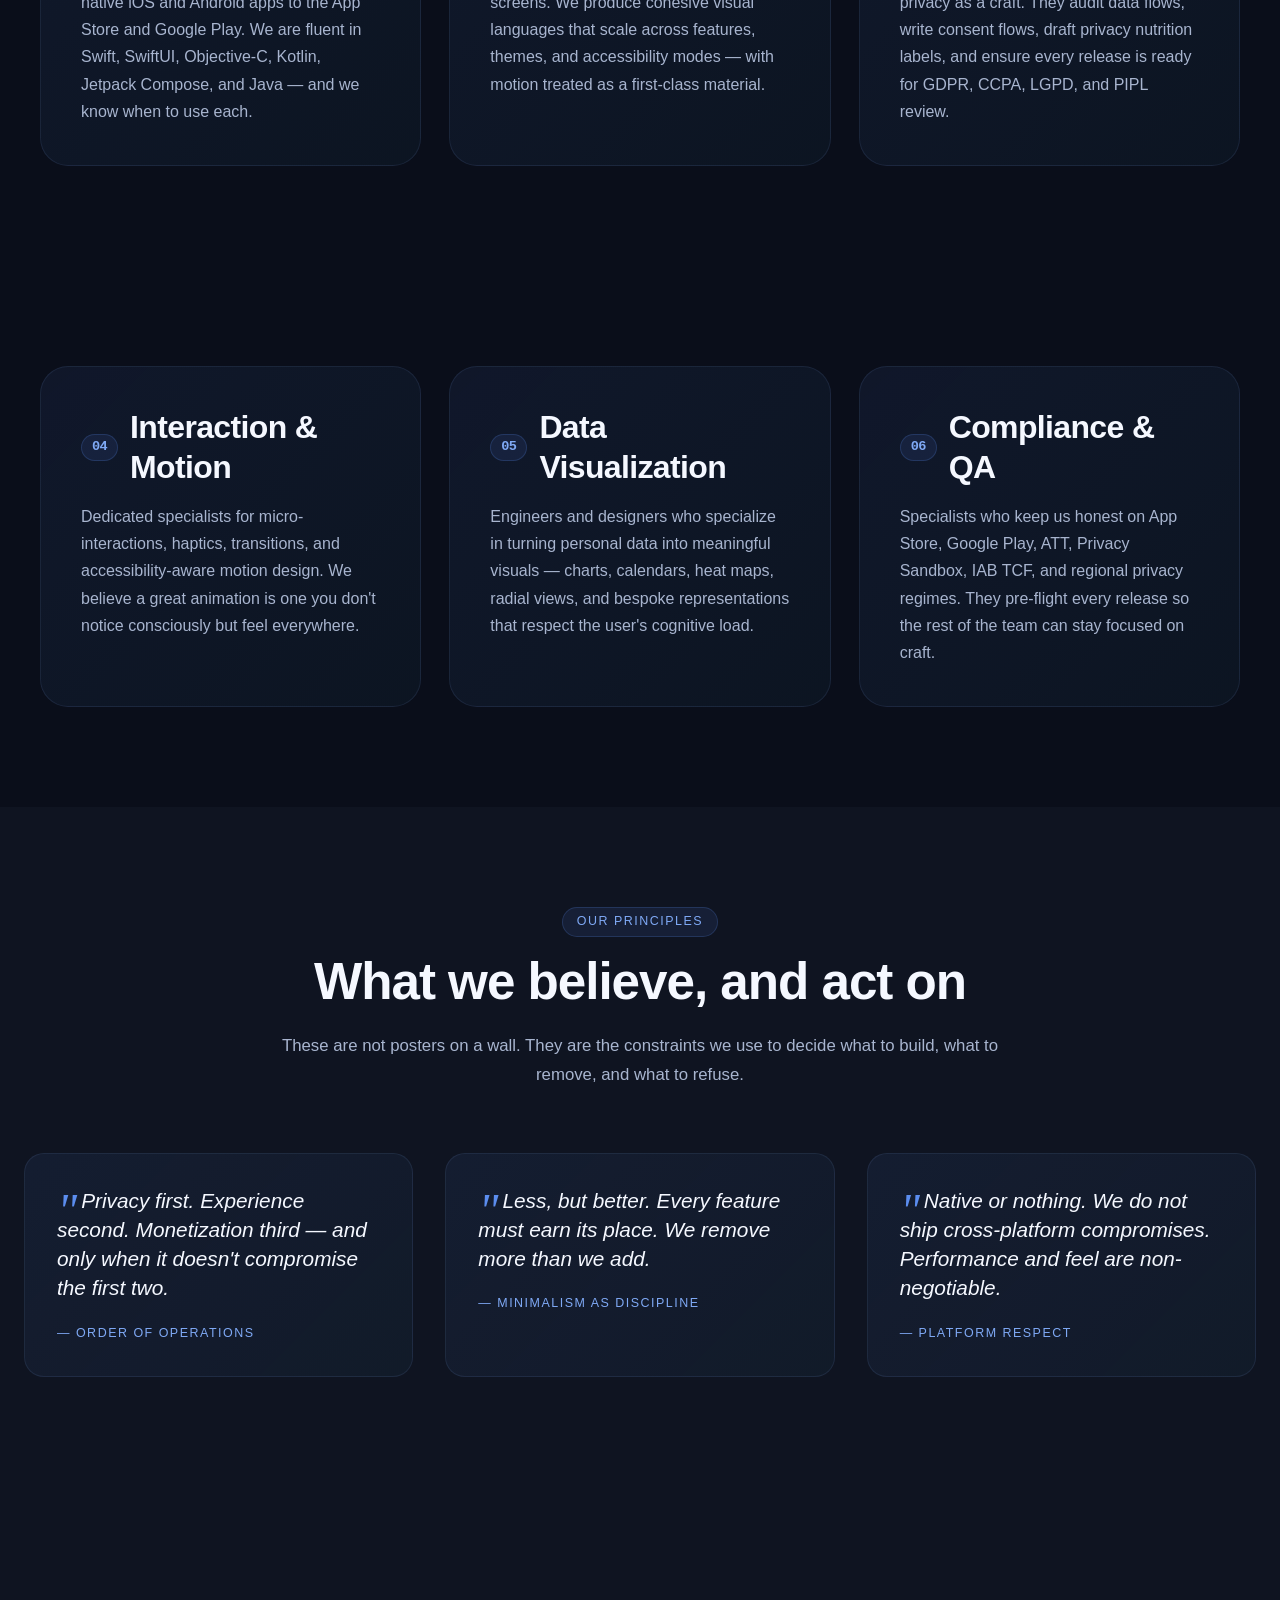
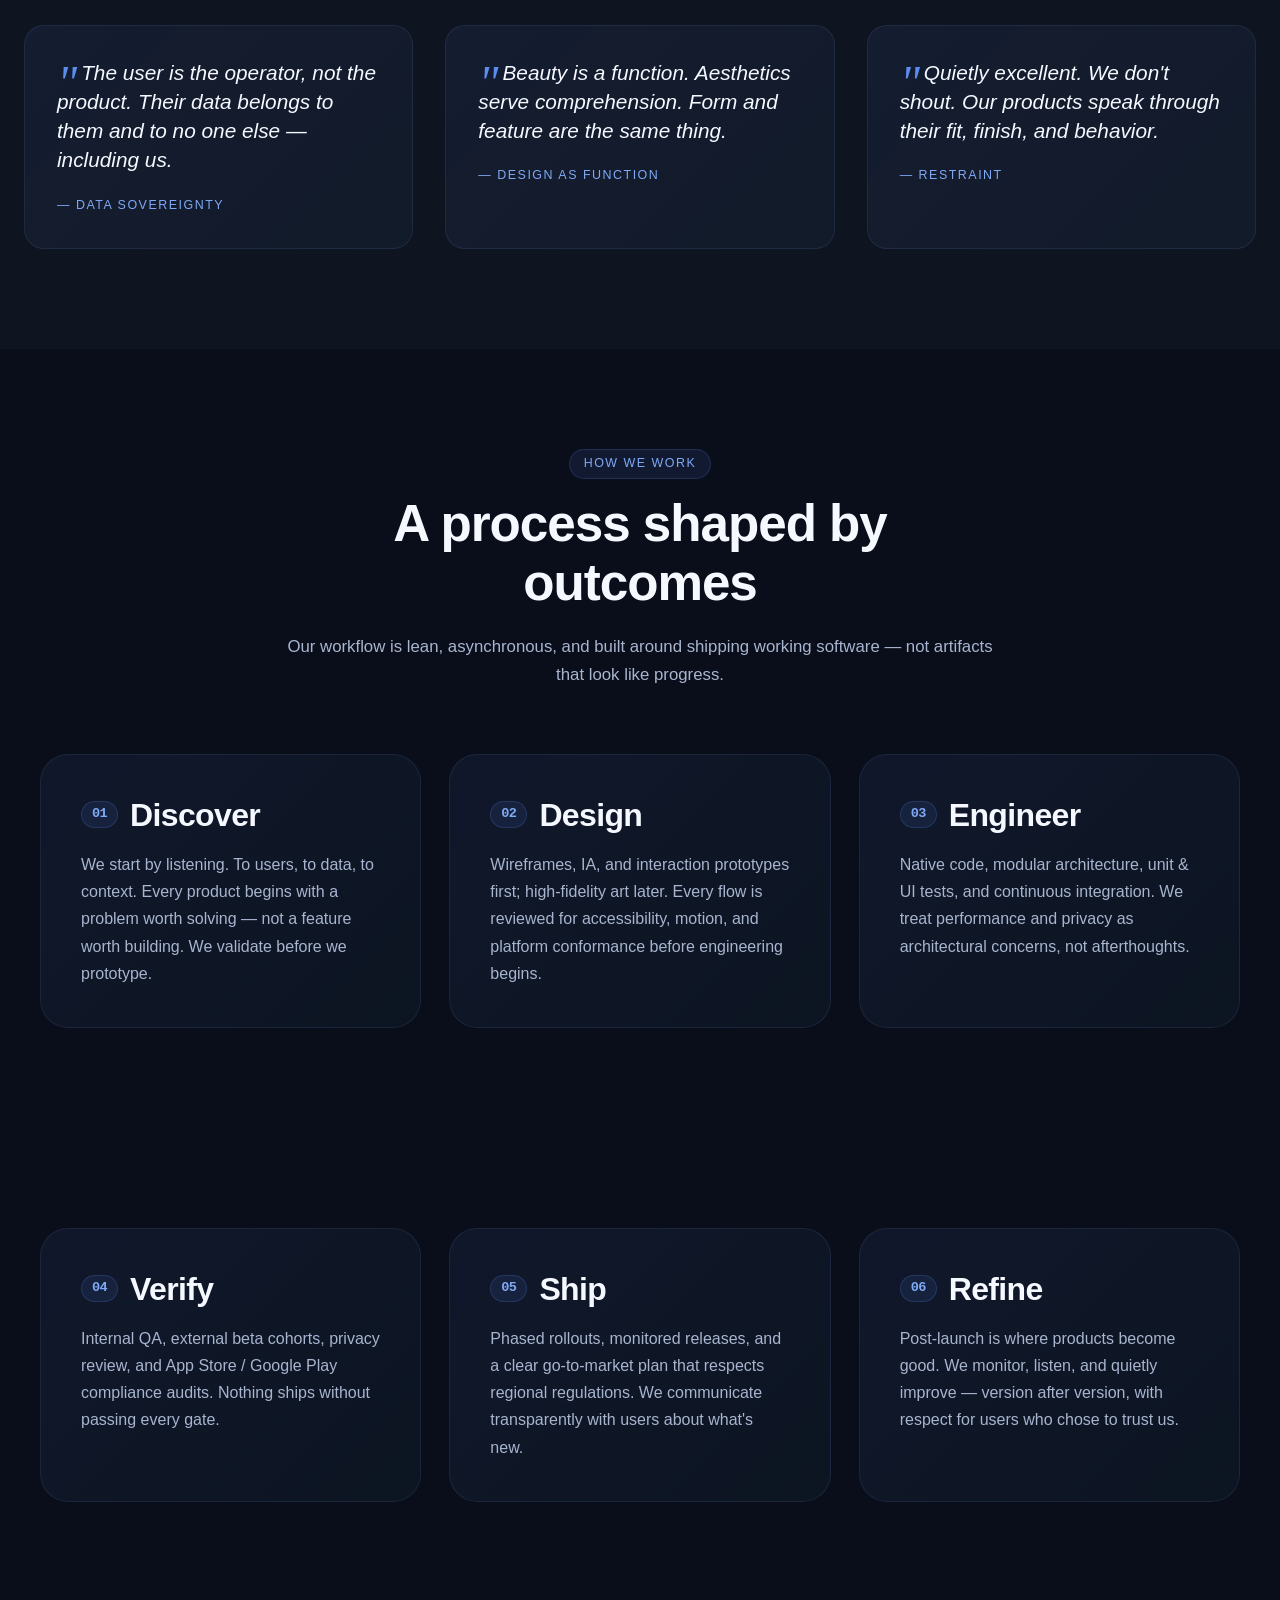
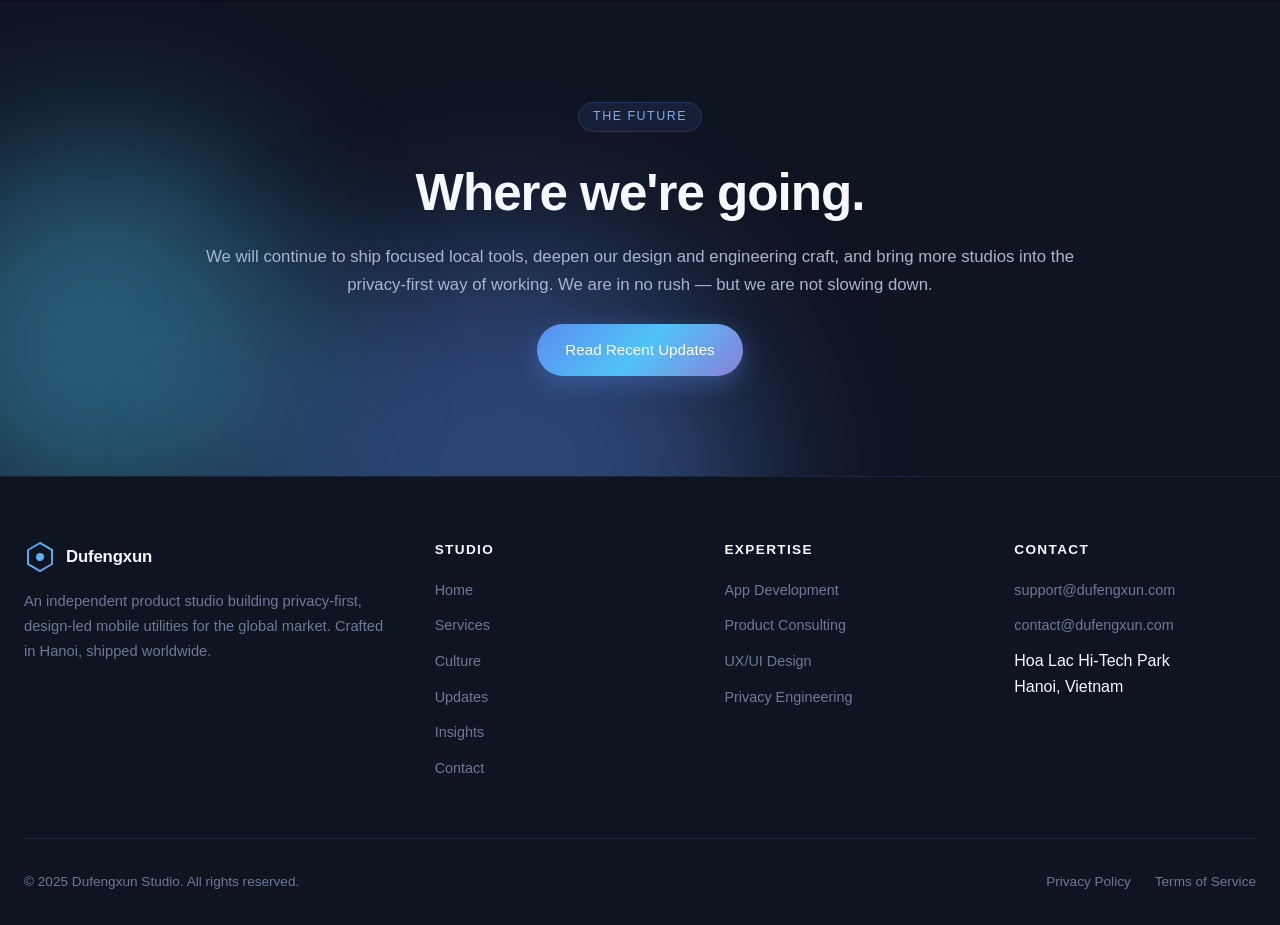
<file: culture.html>
<!DOCTYPE html>
<html lang="en">
<head>
    <meta charset="UTF-8">
    <meta name="viewport" content="width=device-width, initial-scale=1.0">
    <title>Culture — How We Work | Dufengxun</title>
    <meta name="description" content="The principles, people, and practices behind Dufengxun — an independent product studio building privacy-first, design-led mobile utilities from Hanoi, Vietnam for the world.">
    <meta name="keywords" content="studio culture, design philosophy, privacy-first team, native development, dufengxun culture">
    <meta name="robots" content="index, follow">
    <link rel="canonical" href="https://dufengxun.com/culture.html">
    <link rel="stylesheet" href="css/style.css">
    <link rel="icon" type="image/svg+xml" href="images/favicon.svg">
</head>
<body>
    <nav class="navbar" data-component="navbar"></nav>

    <section class="hero" style="min-height: 60vh;">
        <div class="hero-bg-orb orb-1"></div>
        <div class="hero-bg-orb orb-2"></div>
        <img src="images/pattern.png" alt="" class="hero-bg-image" aria-hidden="true" style="opacity: 0.12; max-width: 800px;">
        <div class="container">
            <div class="hero-content">
                <div class="hero-badge"><span class="pulse-dot"></span><span>Our Culture</span></div>
                <h1 class="hero-title">Built by people who<br><span class="gradient-text">use what they ship.</span></h1>
                <p class="hero-subtitle">Dufengxun is a small, senior team. We work from Hanoi, ship globally, and treat every product as a reflection of how we see the world.</p>
            </div>
        </div>
    </section>

    <section>
        <div class="container">
            <div class="section-header reveal">
                <span class="section-tag">Who We Are</span>
                <h2 class="section-title">A studio, not a department</h2>
                <p class="section-desc">We are a focused product studio of mobile engineering and design professionals. Every team member has spent years shipping native apps for iOS and Android — and we keep that knowledge in-house rather than outsourcing what matters most.</p>
                <div style="margin-top: 40px; text-align: center;">
                    <img src="images/team-illustration.png" alt="Dufengxun team at work" style="max-width: 100%; height: auto; border-radius: 20px; opacity: 0.95;" loading="lazy">
                </div>
            </div>

            <div class="feature-grid">
                <div class="feature-card reveal reveal-delay-1">
                    <h3><span class="num">01</span> Senior Native Engineers</h3>
                    <p>Our engineers have shipped multiple native iOS and Android apps to the App Store and Google Play. We are fluent in Swift, SwiftUI, Objective-C, Kotlin, Jetpack Compose, and Java — and we know when to use each.</p>
                </div>
                <div class="feature-card reveal reveal-delay-2">
                    <h3><span class="num">02</span> Product Designers</h3>
                    <p>Designers who think in systems, not just screens. We produce cohesive visual languages that scale across features, themes, and accessibility modes — with motion treated as a first-class material.</p>
                </div>
                <div class="feature-card reveal reveal-delay-3">
                    <h3><span class="num">03</span> Privacy Specialists</h3>
                    <p>Engineers and policy specialists who treat privacy as a craft. They audit data flows, write consent flows, draft privacy nutrition labels, and ensure every release is ready for GDPR, CCPA, LGPD, and PIPL review.</p>
                </div>
            </div>
        </div>
    </section>

    <section>
        <div class="container">
            <div class="feature-grid">
                <div class="feature-card reveal reveal-delay-1">
                    <h3><span class="num">04</span> Interaction &amp; Motion</h3>
                    <p>Dedicated specialists for micro-interactions, haptics, transitions, and accessibility-aware motion design. We believe a great animation is one you don't notice consciously but feel everywhere.</p>
                </div>
                <div class="feature-card reveal reveal-delay-2">
                    <h3><span class="num">05</span> Data Visualization</h3>
                    <p>Engineers and designers who specialize in turning personal data into meaningful visuals — charts, calendars, heat maps, radial views, and bespoke representations that respect the user's cognitive load.</p>
                </div>
                <div class="feature-card reveal reveal-delay-3">
                    <h3><span class="num">06</span> Compliance &amp; QA</h3>
                    <p>Specialists who keep us honest on App Store, Google Play, ATT, Privacy Sandbox, IAB TCF, and regional privacy regimes. They pre-flight every release so the rest of the team can stay focused on craft.</p>
                </div>
            </div>
        </div>
    </section>

    <section style="background: var(--color-bg-secondary);">
        <div class="container">
            <div class="section-header reveal">
                <span class="section-tag">Our Principles</span>
                <h2 class="section-title">What we believe, and act on</h2>
                <p class="section-desc">These are not posters on a wall. They are the constraints we use to decide what to build, what to remove, and what to refuse.</p>
            </div>

            <div class="philosophy-grid">
                <div class="philosophy-item reveal reveal-delay-1">
                    <p class="quote">Privacy first. Experience second. Monetization third — and only when it doesn't compromise the first two.</p>
                    <span class="label">— Order of Operations</span>
                </div>
                <div class="philosophy-item reveal reveal-delay-2">
                    <p class="quote">Less, but better. Every feature must earn its place. We remove more than we add.</p>
                    <span class="label">— Minimalism as Discipline</span>
                </div>
                <div class="philosophy-item reveal reveal-delay-3">
                    <p class="quote">Native or nothing. We do not ship cross-platform compromises. Performance and feel are non-negotiable.</p>
                    <span class="label">— Platform Respect</span>
                </div>
            </div>
        </div>
    </section>

    <section style="background: var(--color-bg-secondary);">
        <div class="container">
            <div class="philosophy-grid">
                <div class="philosophy-item reveal reveal-delay-1">
                    <p class="quote">The user is the operator, not the product. Their data belongs to them and to no one else — including us.</p>
                    <span class="label">— Data Sovereignty</span>
                </div>
                <div class="philosophy-item reveal reveal-delay-2">
                    <p class="quote">Beauty is a function. Aesthetics serve comprehension. Form and feature are the same thing.</p>
                    <span class="label">— Design as Function</span>
                </div>
                <div class="philosophy-item reveal reveal-delay-3">
                    <p class="quote">Quietly excellent. We don't shout. Our products speak through their fit, finish, and behavior.</p>
                    <span class="label">— Restraint</span>
                </div>
            </div>
        </div>
    </section>

    <section>
        <div class="container">
            <div class="section-header reveal">
                <span class="section-tag">How We Work</span>
                <h2 class="section-title">A process shaped by outcomes</h2>
                <p class="section-desc">Our workflow is lean, asynchronous, and built around shipping working software — not artifacts that look like progress.</p>
            </div>

            <div class="feature-grid">
                <div class="feature-card reveal reveal-delay-1">
                    <h3><span class="num">01</span> Discover</h3>
                    <p>We start by listening. To users, to data, to context. Every product begins with a problem worth solving — not a feature worth building. We validate before we prototype.</p>
                </div>
                <div class="feature-card reveal reveal-delay-2">
                    <h3><span class="num">02</span> Design</h3>
                    <p>Wireframes, IA, and interaction prototypes first; high-fidelity art later. Every flow is reviewed for accessibility, motion, and platform conformance before engineering begins.</p>
                </div>
                <div class="feature-card reveal reveal-delay-3">
                    <h3><span class="num">03</span> Engineer</h3>
                    <p>Native code, modular architecture, unit &amp; UI tests, and continuous integration. We treat performance and privacy as architectural concerns, not afterthoughts.</p>
                </div>
            </div>
        </div>
    </section>

    <section>
        <div class="container">
            <div class="feature-grid">
                <div class="feature-card reveal reveal-delay-1">
                    <h3><span class="num">04</span> Verify</h3>
                    <p>Internal QA, external beta cohorts, privacy review, and App Store / Google Play compliance audits. Nothing ships without passing every gate.</p>
                </div>
                <div class="feature-card reveal reveal-delay-2">
                    <h3><span class="num">05</span> Ship</h3>
                    <p>Phased rollouts, monitored releases, and a clear go-to-market plan that respects regional regulations. We communicate transparently with users about what's new.</p>
                </div>
                <div class="feature-card reveal reveal-delay-3">
                    <h3><span class="num">06</span> Refine</h3>
                    <p>Post-launch is where products become good. We monitor, listen, and quietly improve — version after version, with respect for users who chose to trust us.</p>
                </div>
            </div>
        </div>
    </section>

    <section style="background: var(--color-bg-secondary); position: relative; overflow: hidden;">
        <div class="hero-bg-orb orb-1" style="top: 50%; left: 20%;"></div>
        <div class="hero-bg-orb orb-2" style="top: 30%; right: 20%;"></div>
        <div class="container-narrow" style="text-align: center; position: relative; z-index: 2;">
            <div class="reveal">
                <span class="section-tag">The Future</span>
                <h2 class="section-title" style="margin-top: 16px;">Where we're going.</h2>
                <p class="section-desc" style="margin-bottom: 24px;">We will continue to ship focused local tools, deepen our design and engineering craft, and bring more studios into the privacy-first way of working. We are in no rush — but we are not slowing down.</p>
                <a href="updates.html" class="btn btn-primary">Read Recent Updates</a>
            </div>
        </div>
    </section>

    <footer class="footer" data-component="footer"></footer>

    <script src="js/components.js"></script>
    <script src="js/app.js"></script>
    <script src="js/main.js"></script>
</body>
</html>
</file>
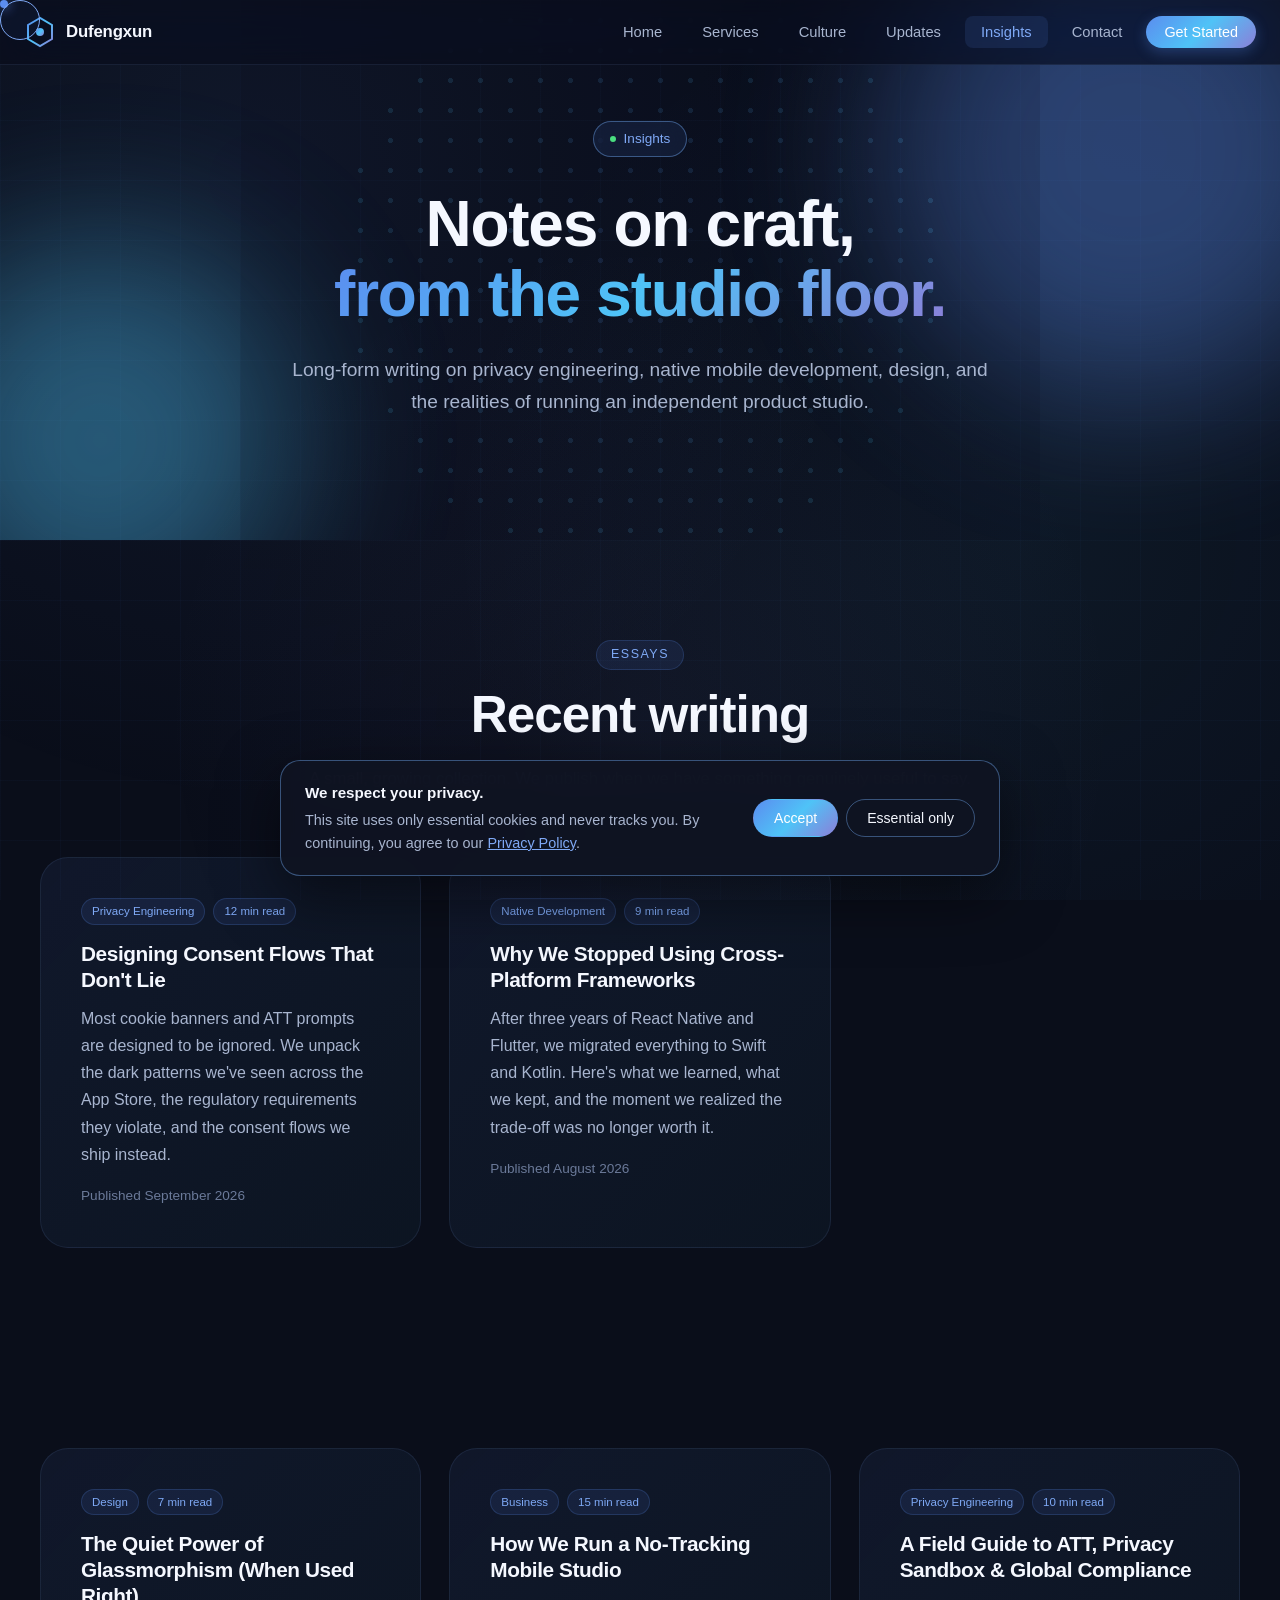
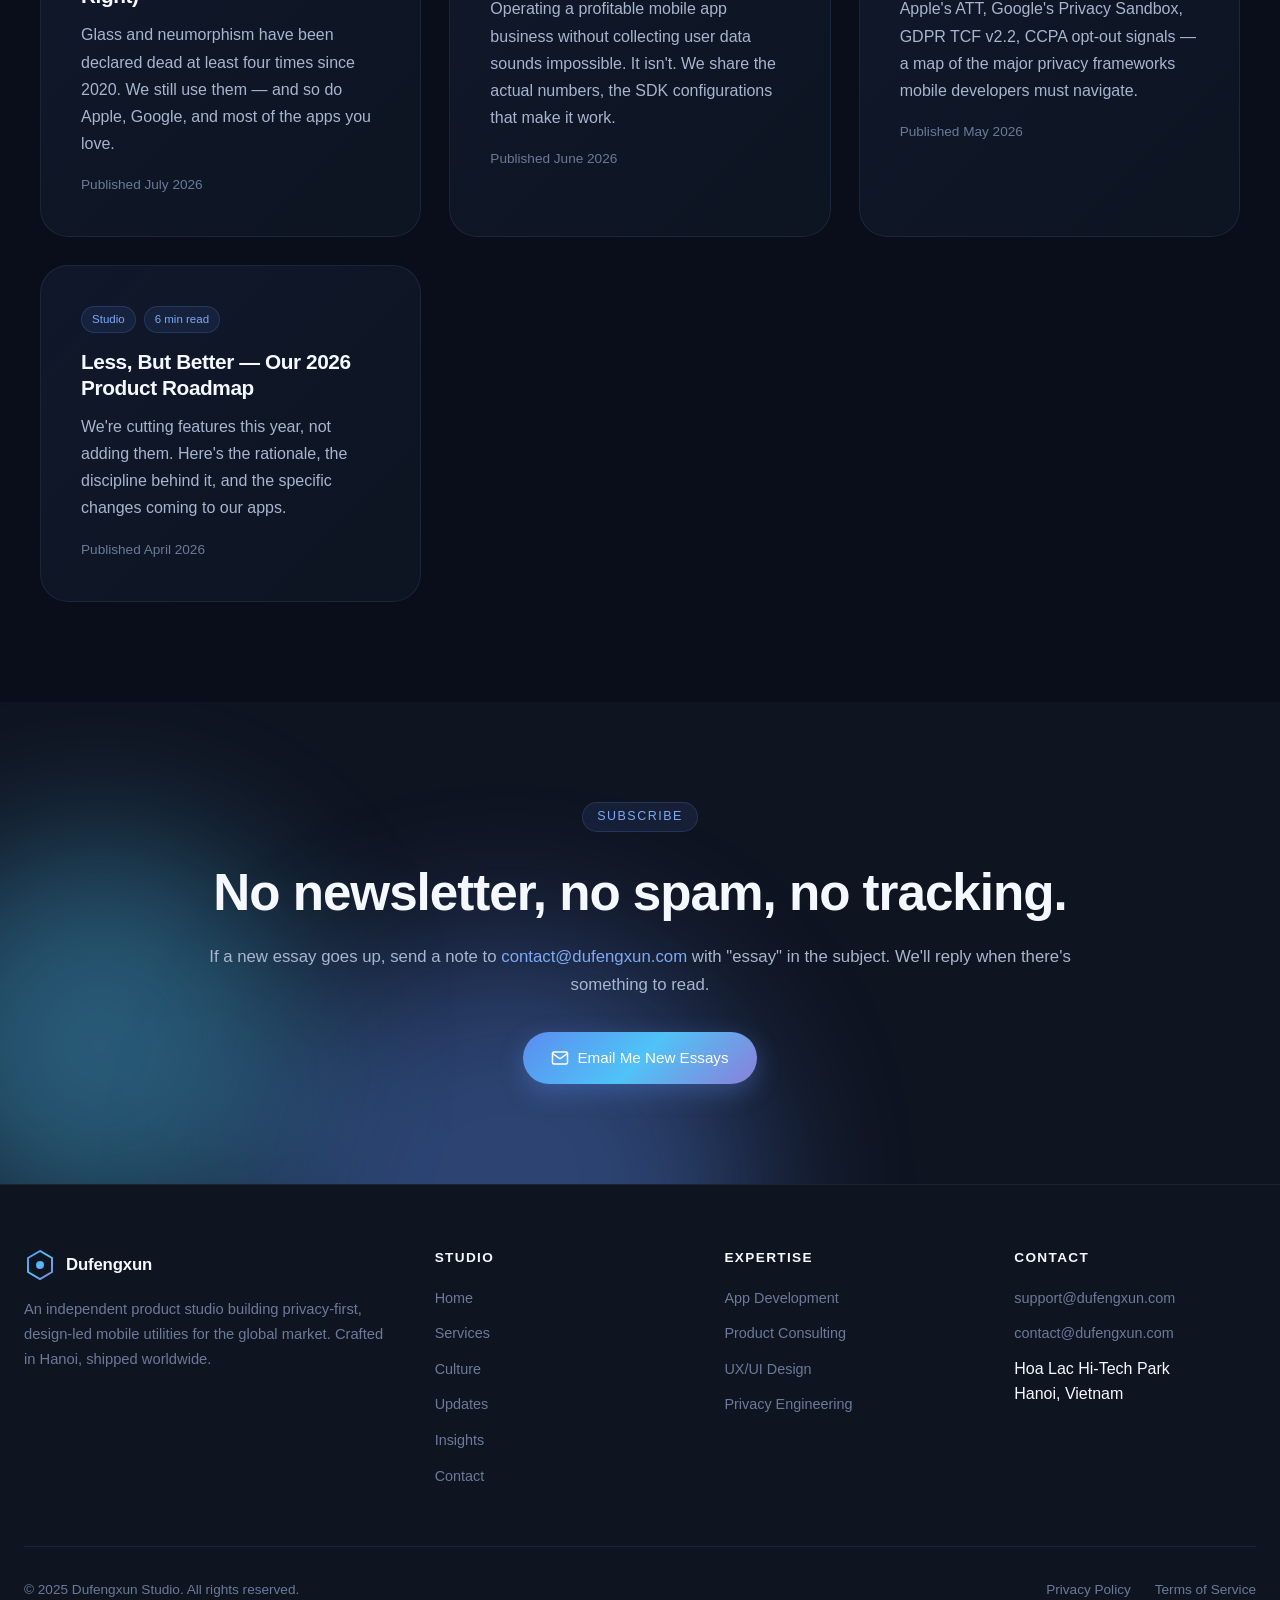
<file: insights.html>
<!DOCTYPE html>
<html lang="en">
<head>
    <meta charset="UTF-8">
    <meta name="viewport" content="width=device-width, initial-scale=1.0">
    <title>Insights — Notes on Craft | Dufengxun</title>
    <meta name="description" content="Essays, deep-dives, and field notes from the Dufengxun team on privacy-first mobile development, design, and running an independent product studio.">
    <meta name="robots" content="index, follow">
    <link rel="canonical" href="https://dufengxun.com/insights.html">
    <link rel="stylesheet" href="css/style.css">
    <link rel="icon" type="image/svg+xml" href="images/favicon.svg">
</head>
<body>
    <nav class="navbar" data-component="navbar"></nav>

    <section class="hero" style="min-height: 60vh;">
        <div class="hero-bg-orb orb-1"></div>
        <div class="hero-bg-orb orb-2"></div>
        <img src="images/pattern.png" alt="" class="hero-bg-image" aria-hidden="true" style="opacity: 0.12; max-width: 800px;">
        <div class="container">
            <div class="hero-content">
                <div class="hero-badge"><span class="pulse-dot"></span><span>Insights</span></div>
                <h1 class="hero-title">Notes on craft,<br><span class="gradient-text">from the studio floor.</span></h1>
                <p class="hero-subtitle">Long-form writing on privacy engineering, native mobile development, design, and the realities of running an independent product studio.</p>
            </div>
        </div>
    </section>

    <section>
        <div class="container">
            <div class="section-header reveal">
                <span class="section-tag">Essays</span>
                <h2 class="section-title">Recent writing</h2>
                <p class="section-desc">A small, growing collection. We publish when we have something genuinely useful to say.</p>
            </div>

            <div class="feature-grid">
                <article class="feature-card reveal reveal-delay-1">
                    <div style="display: flex; gap: 8px; margin-bottom: 16px;">
                        <span class="platform-tag">Privacy Engineering</span>
                        <span class="platform-tag">12 min read</span>
                    </div>
                    <h3 style="font-size: 1.3rem; margin-bottom: 12px;">Designing Consent Flows That Don't Lie</h3>
                    <p>Most cookie banners and ATT prompts are designed to be ignored. We unpack the dark patterns we've seen across the App Store, the regulatory requirements they violate, and the consent flows we ship instead.</p>
                    <p style="color: var(--color-text-tertiary); font-size: 0.85rem; margin-top: 16px;">Published September 2026</p>
                </article>

                <article class="feature-card reveal reveal-delay-2">
                    <div style="display: flex; gap: 8px; margin-bottom: 16px;">
                        <span class="platform-tag">Native Development</span>
                        <span class="platform-tag">9 min read</span>
                    </div>
                    <h3 style="font-size: 1.3rem; margin-bottom: 12px;">Why We Stopped Using Cross-Platform Frameworks</h3>
                    <p>After three years of React Native and Flutter, we migrated everything to Swift and Kotlin. Here's what we learned, what we kept, and the moment we realized the trade-off was no longer worth it.</p>
                    <p style="color: var(--color-text-tertiary); font-size: 0.85rem; margin-top: 16px;">Published August 2026</p>
                </article>
            </div>
        </div>
    </section>

    <section>
        <div class="container">
            <div class="feature-grid">
                <article class="feature-card reveal reveal-delay-1">
                    <div style="display: flex; gap: 8px; margin-bottom: 16px;">
                        <span class="platform-tag">Design</span>
                        <span class="platform-tag">7 min read</span>
                    </div>
                    <h3 style="font-size: 1.3rem; margin-bottom: 12px;">The Quiet Power of Glassmorphism (When Used Right)</h3>
                    <p>Glass and neumorphism have been declared dead at least four times since 2020. We still use them — and so do Apple, Google, and most of the apps you love.</p>
                    <p style="color: var(--color-text-tertiary); font-size: 0.85rem; margin-top: 16px;">Published July 2026</p>
                </article>

                <article class="feature-card reveal reveal-delay-2">
                    <div style="display: flex; gap: 8px; margin-bottom: 16px;">
                        <span class="platform-tag">Business</span>
                        <span class="platform-tag">15 min read</span>
                    </div>
                    <h3 style="font-size: 1.3rem; margin-bottom: 12px;">How We Run a No-Tracking Mobile Studio</h3>
                    <p>Operating a profitable mobile app business without collecting user data sounds impossible. It isn't. We share the actual numbers, the SDK configurations that make it work.</p>
                    <p style="color: var(--color-text-tertiary); font-size: 0.85rem; margin-top: 16px;">Published June 2026</p>
                </article>

                <article class="feature-card reveal reveal-delay-3">
                    <div style="display: flex; gap: 8px; margin-bottom: 16px;">
                        <span class="platform-tag">Privacy Engineering</span>
                        <span class="platform-tag">10 min read</span>
                    </div>
                    <h3 style="font-size: 1.3rem; margin-bottom: 12px;">A Field Guide to ATT, Privacy Sandbox &amp; Global Compliance</h3>
                    <p>Apple's ATT, Google's Privacy Sandbox, GDPR TCF v2.2, CCPA opt-out signals — a map of the major privacy frameworks mobile developers must navigate.</p>
                    <p style="color: var(--color-text-tertiary); font-size: 0.85rem; margin-top: 16px;">Published May 2026</p>
                </article>

                <article class="feature-card reveal reveal-delay-1">
                    <div style="display: flex; gap: 8px; margin-bottom: 16px;">
                        <span class="platform-tag">Studio</span>
                        <span class="platform-tag">6 min read</span>
                    </div>
                    <h3 style="font-size: 1.3rem; margin-bottom: 12px;">Less, But Better — Our 2026 Product Roadmap</h3>
                    <p>We're cutting features this year, not adding them. Here's the rationale, the discipline behind it, and the specific changes coming to our apps.</p>
                    <p style="color: var(--color-text-tertiary); font-size: 0.85rem; margin-top: 16px;">Published April 2026</p>
                </article>
            </div>
        </div>
    </section>

    <section style="background: var(--color-bg-secondary); position: relative; overflow: hidden;">
        <div class="hero-bg-orb orb-1" style="top: 50%; left: 20%;"></div>
        <div class="hero-bg-orb orb-2" style="top: 30%; right: 20%;"></div>
        <div class="container-narrow" style="text-align: center; position: relative; z-index: 2;">
            <div class="reveal">
                <span class="section-tag">Subscribe</span>
                <h2 class="section-title" style="margin-top: 16px;">No newsletter, no spam, no tracking.</h2>
                <p class="section-desc" style="margin-bottom: 32px;">If a new essay goes up, send a note to <a href="mailto:contact@dufengxun.com">contact@dufengxun.com</a> with "essay" in the subject. We'll reply when there's something to read.</p>
                <a href="mailto:contact@dufengxun.com?subject=essay" class="btn btn-primary">
                    <svg viewBox="0 0 24 24" fill="none" stroke="currentColor" stroke-width="2" stroke-linecap="round" stroke-linejoin="round"><path d="M4 4h16c1.1 0 2 .9 2 2v12c0 1.1-.9 2-2 2H4c-1.1 0-2-.9-2-2V6c0-1.1.9-2 2-2z"/><polyline points="22,6 12,13 2,6"/></svg>
                    Email Me New Essays
                </a>
            </div>
        </div>
    </section>

    <footer class="footer" data-component="footer"></footer>

    <script src="js/components.js"></script>
    <script src="js/app.js"></script>
    <script src="js/main.js"></script>
</body>
</html>
</file>
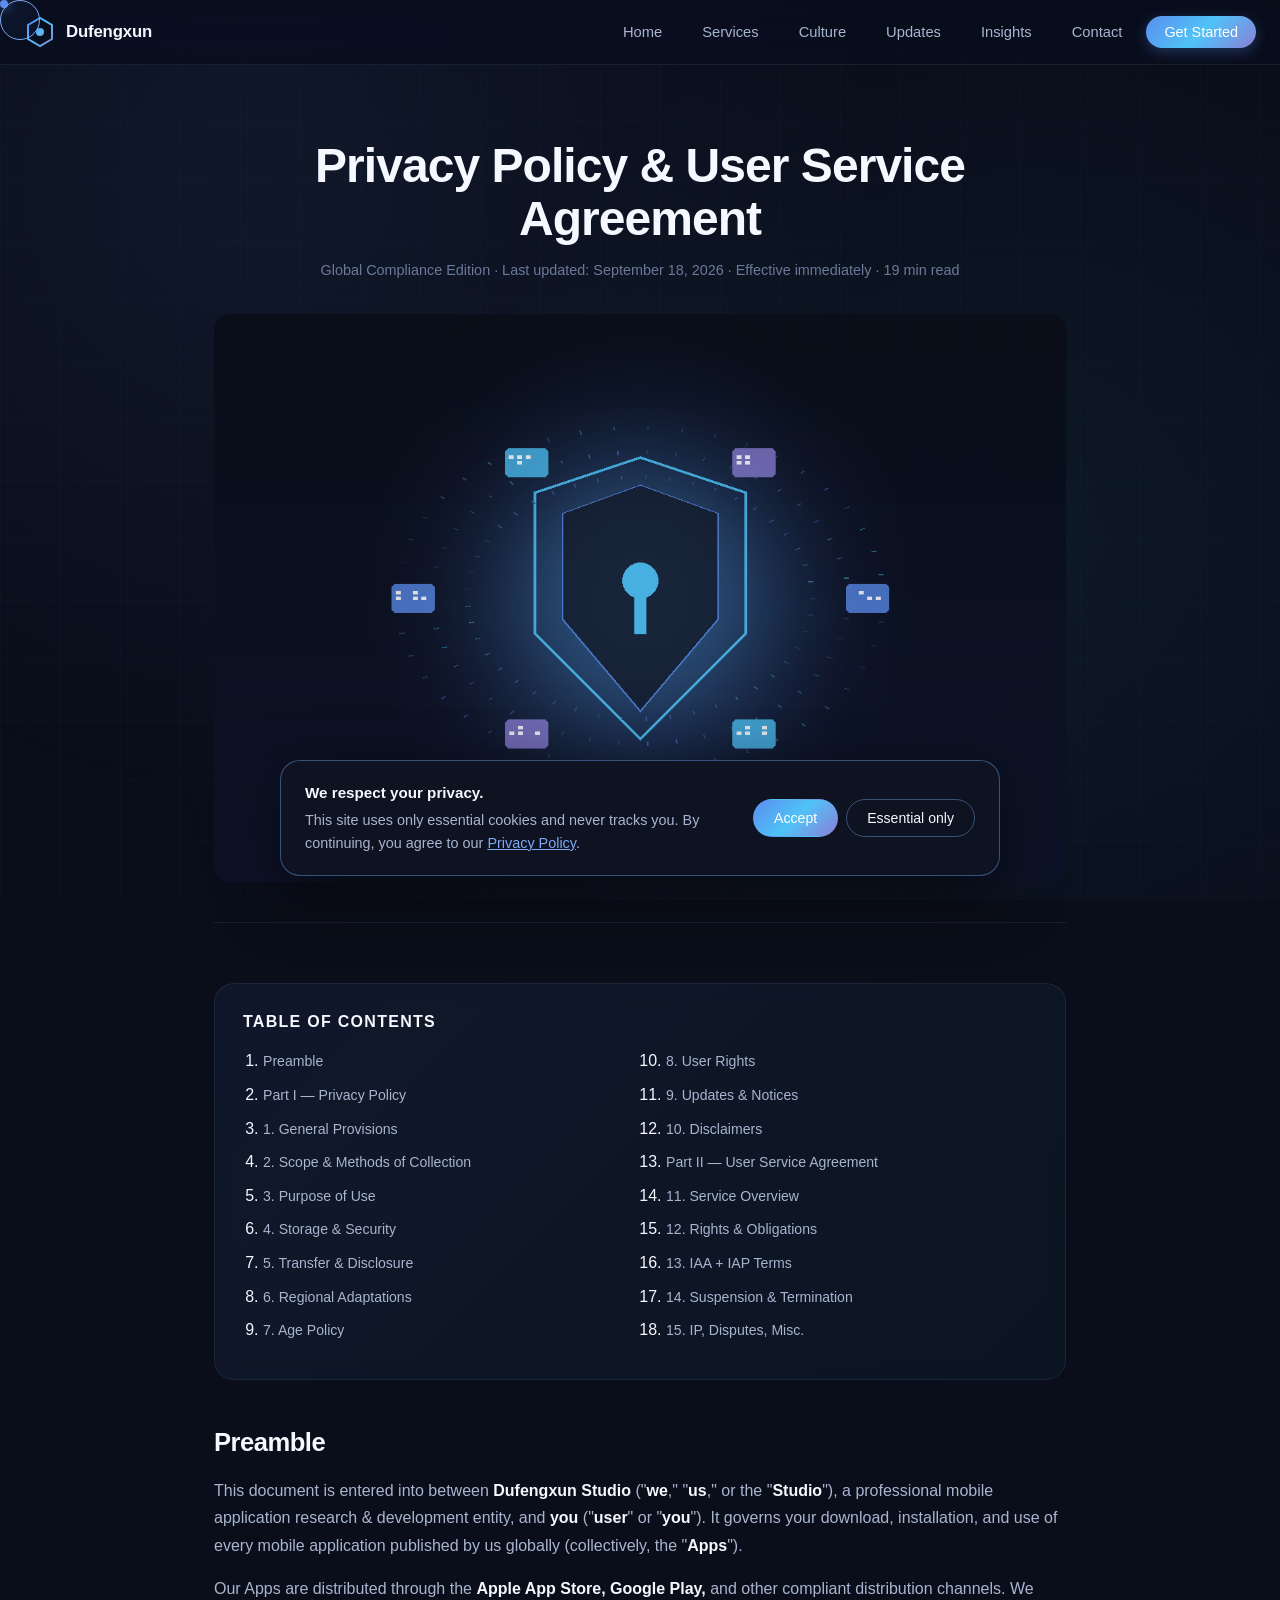
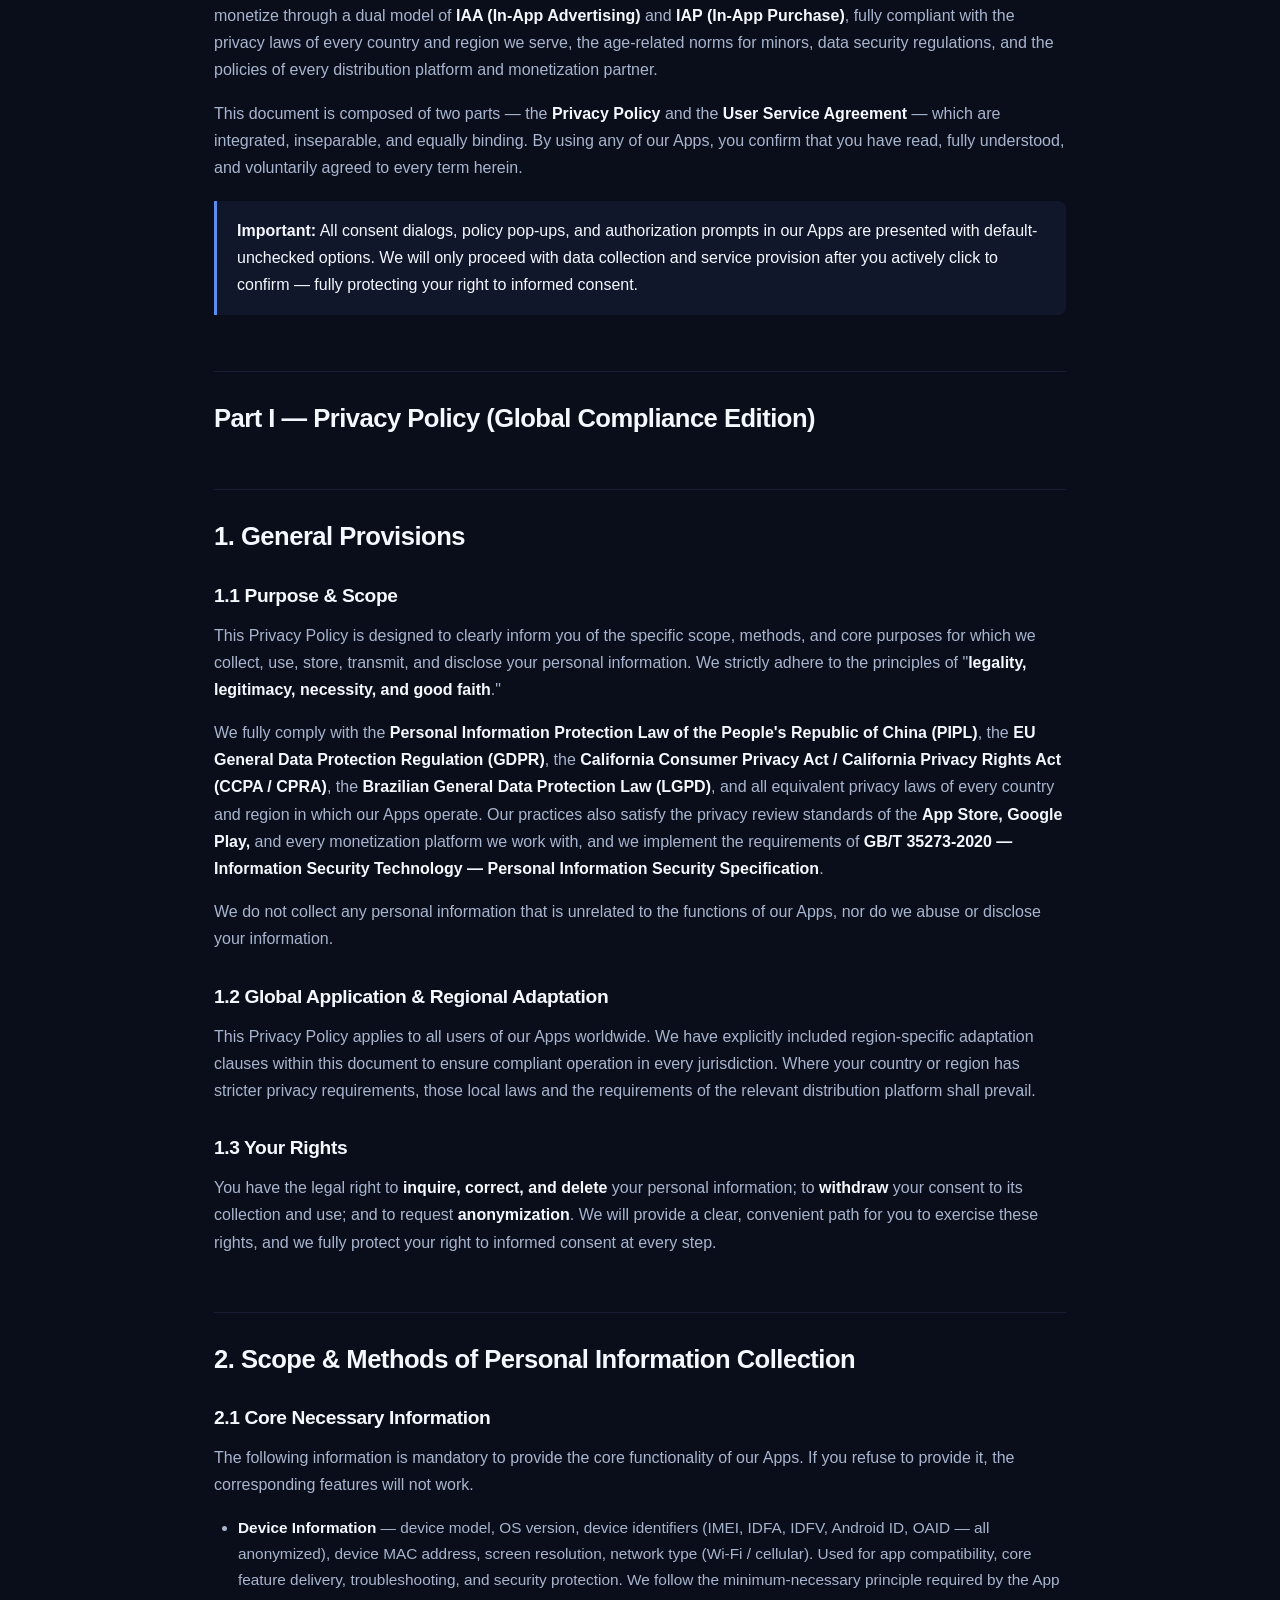
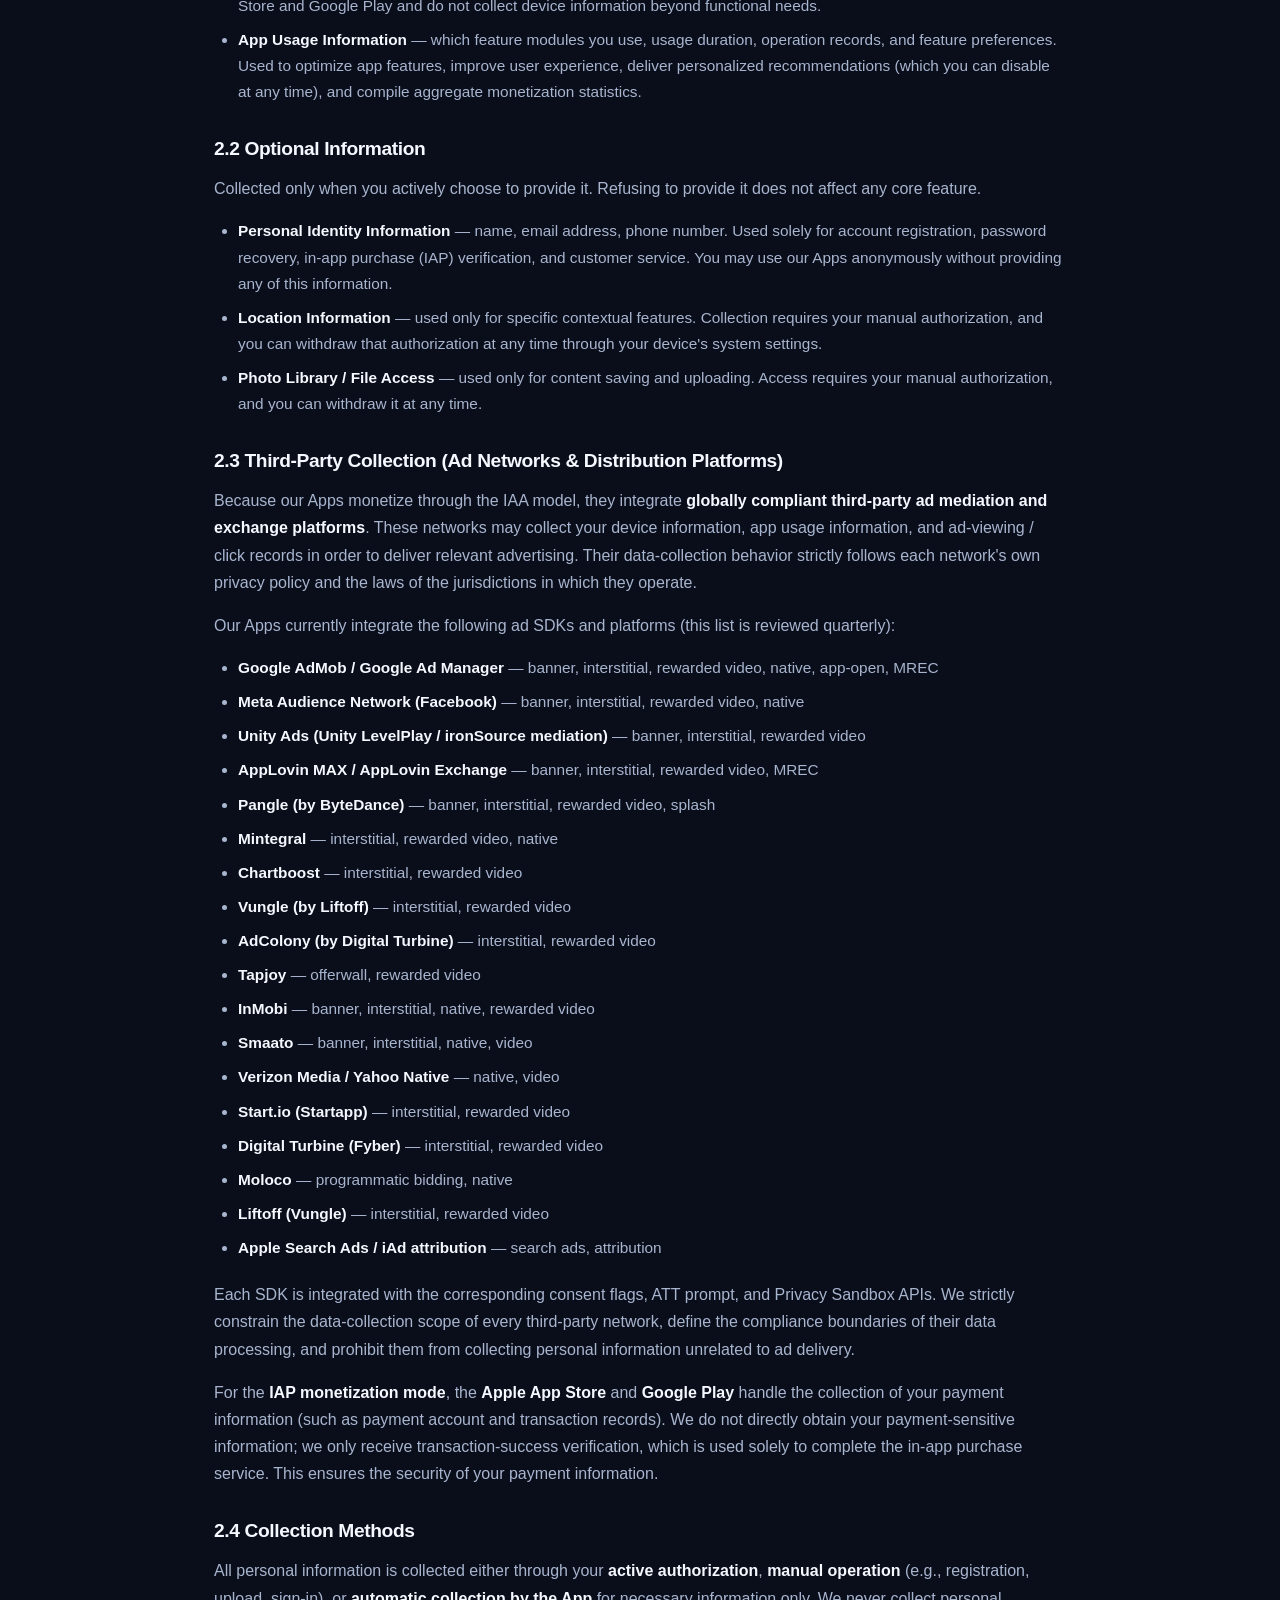
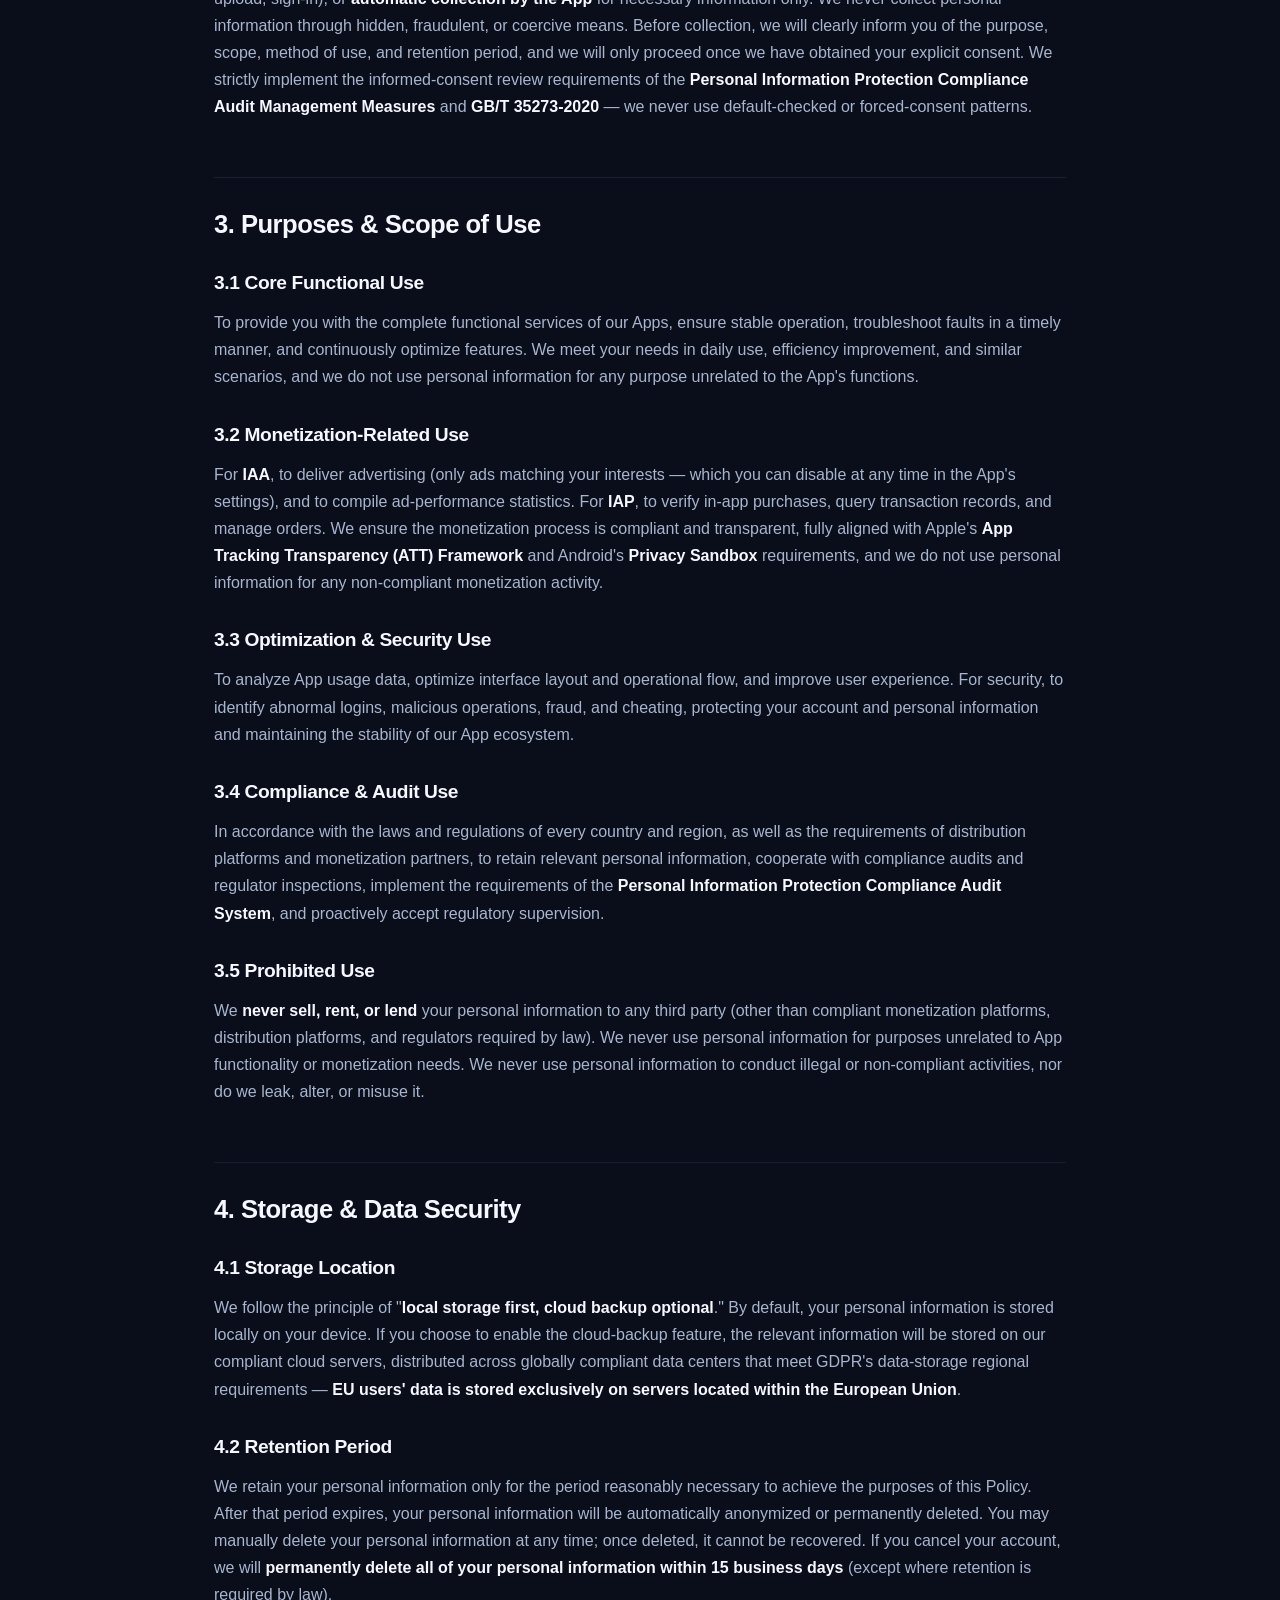
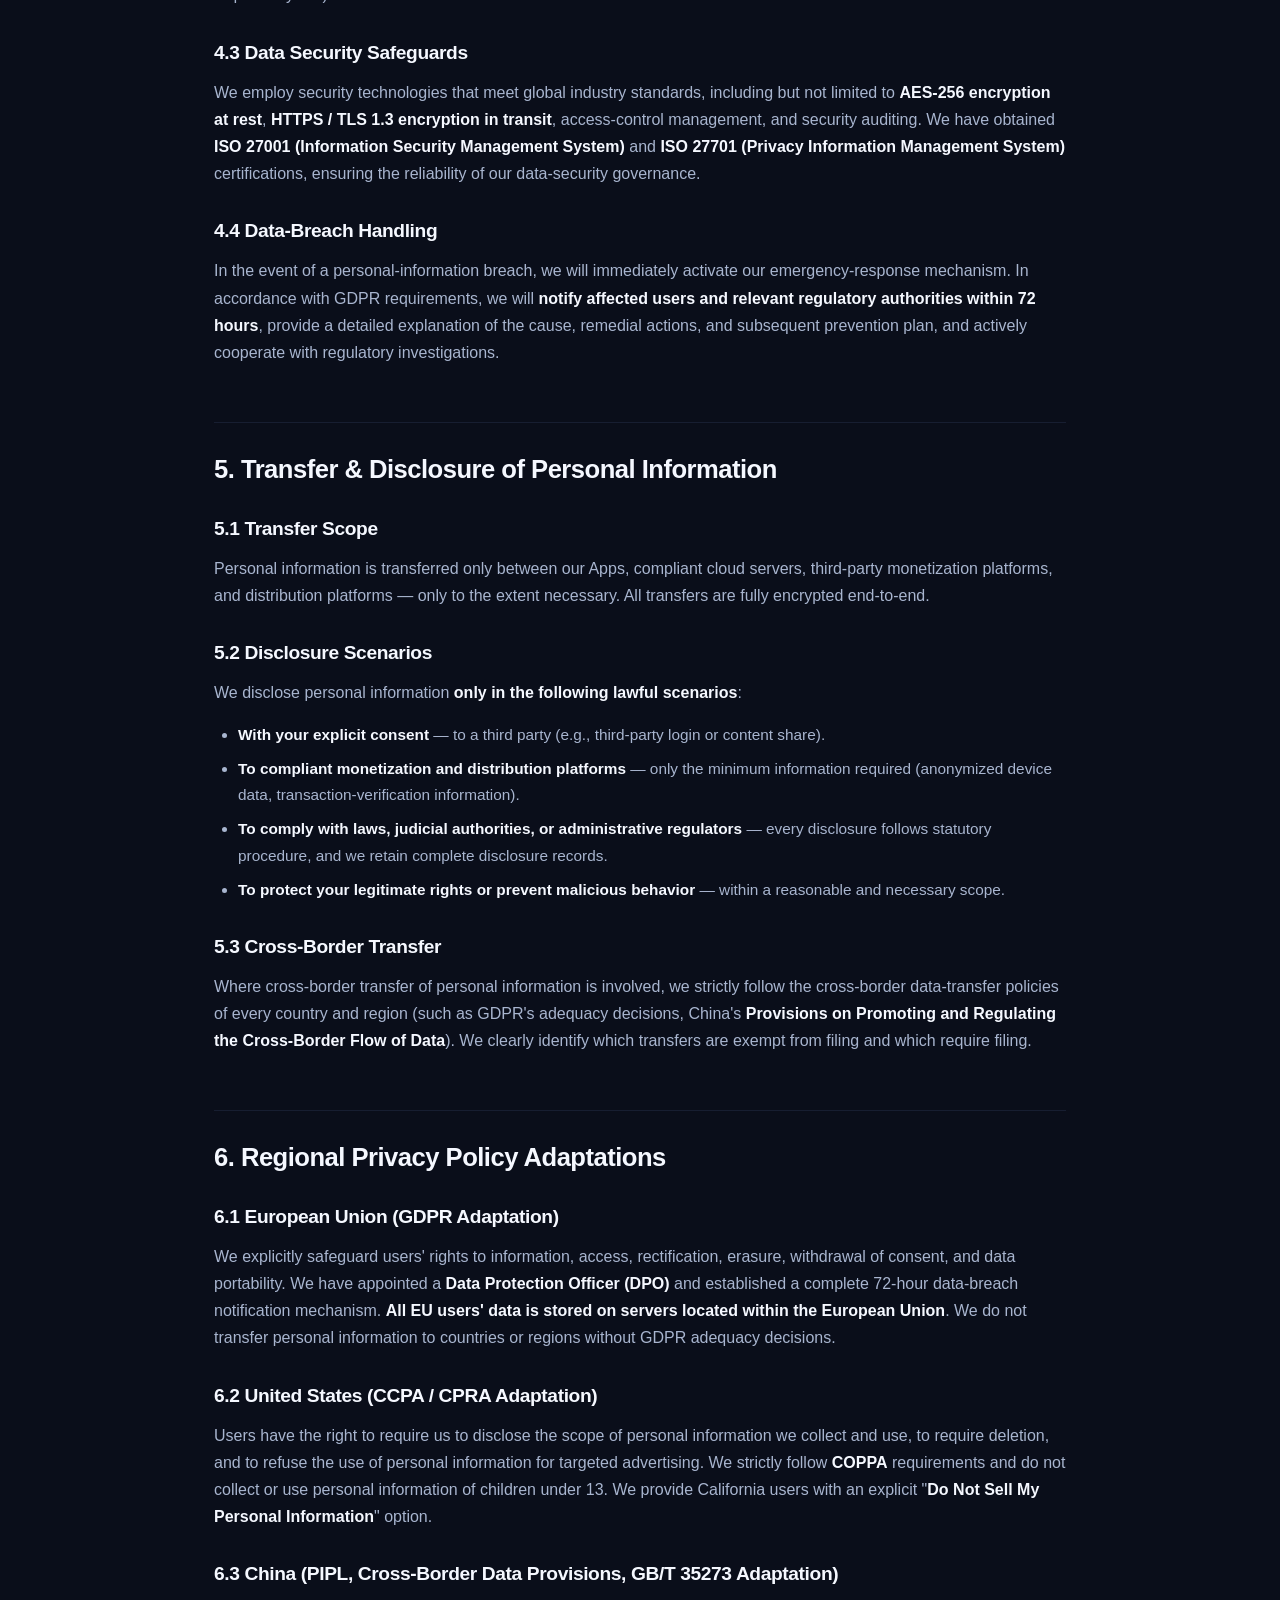
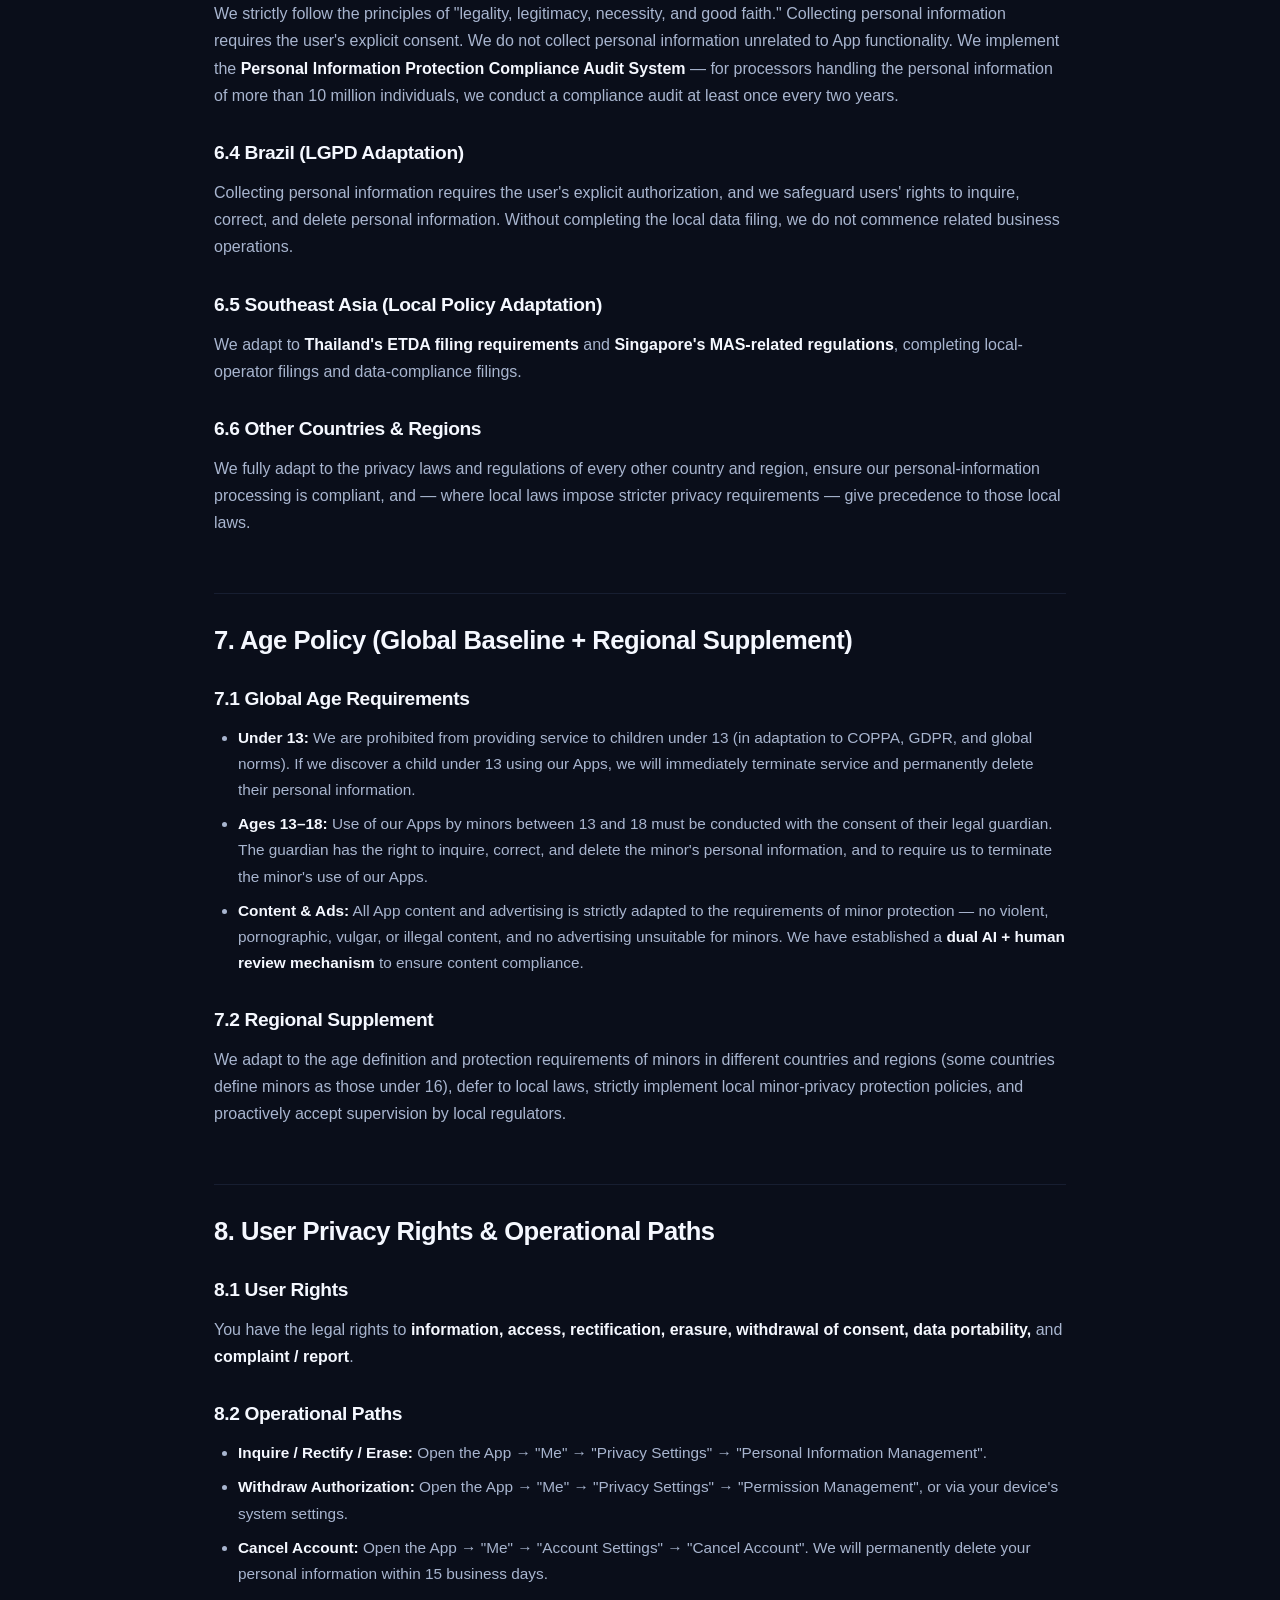
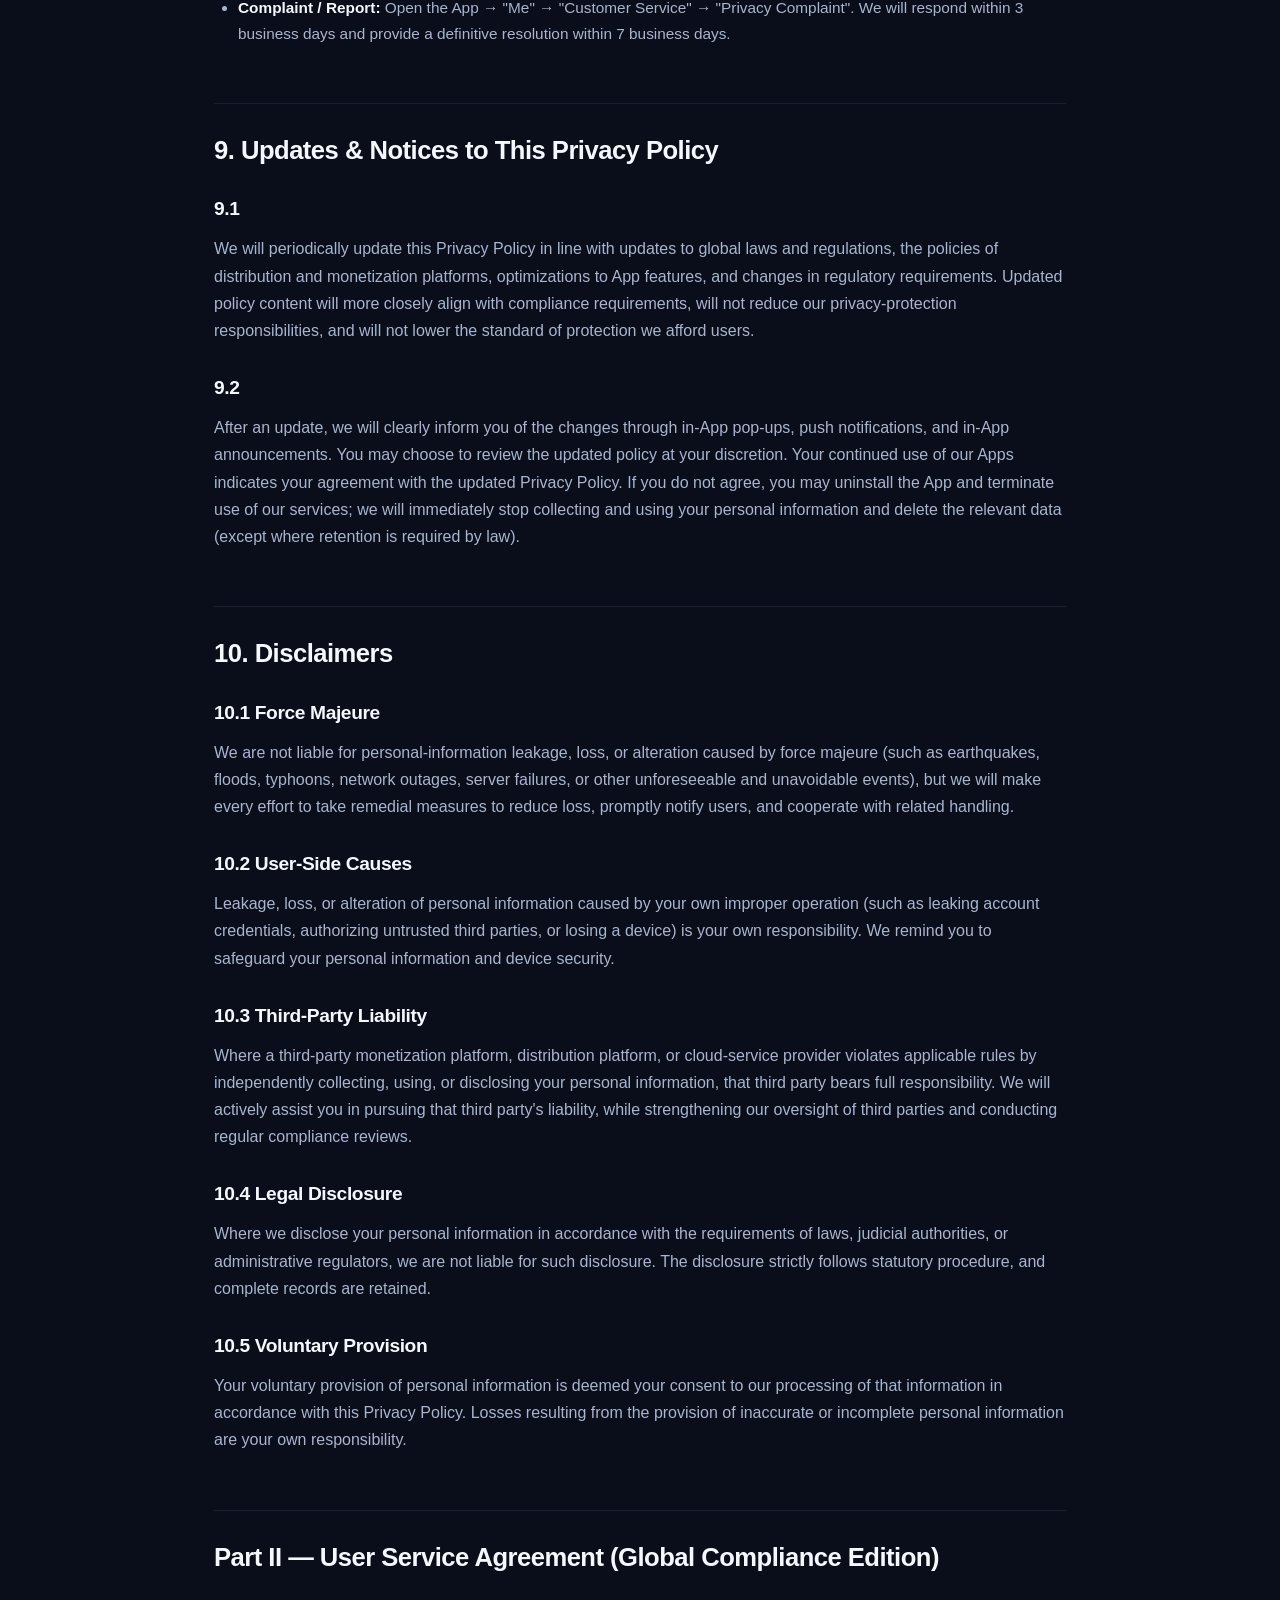
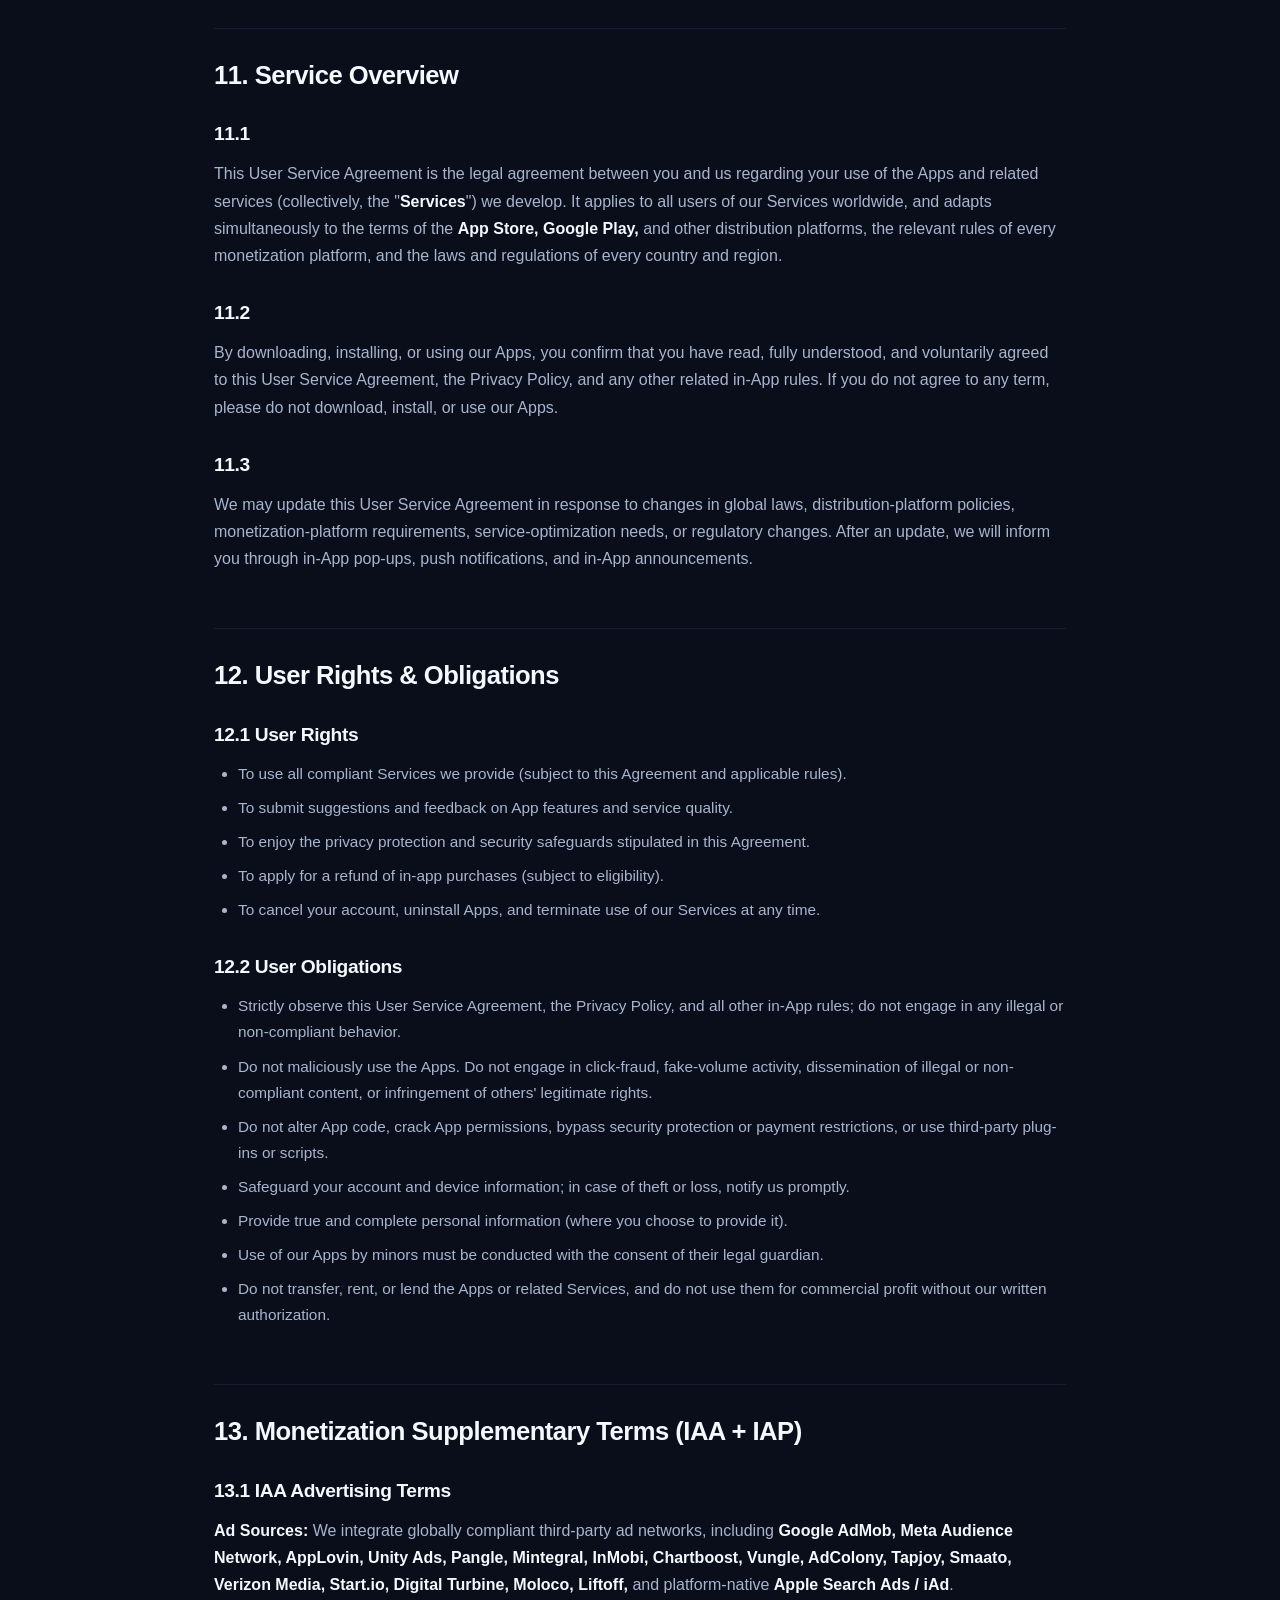
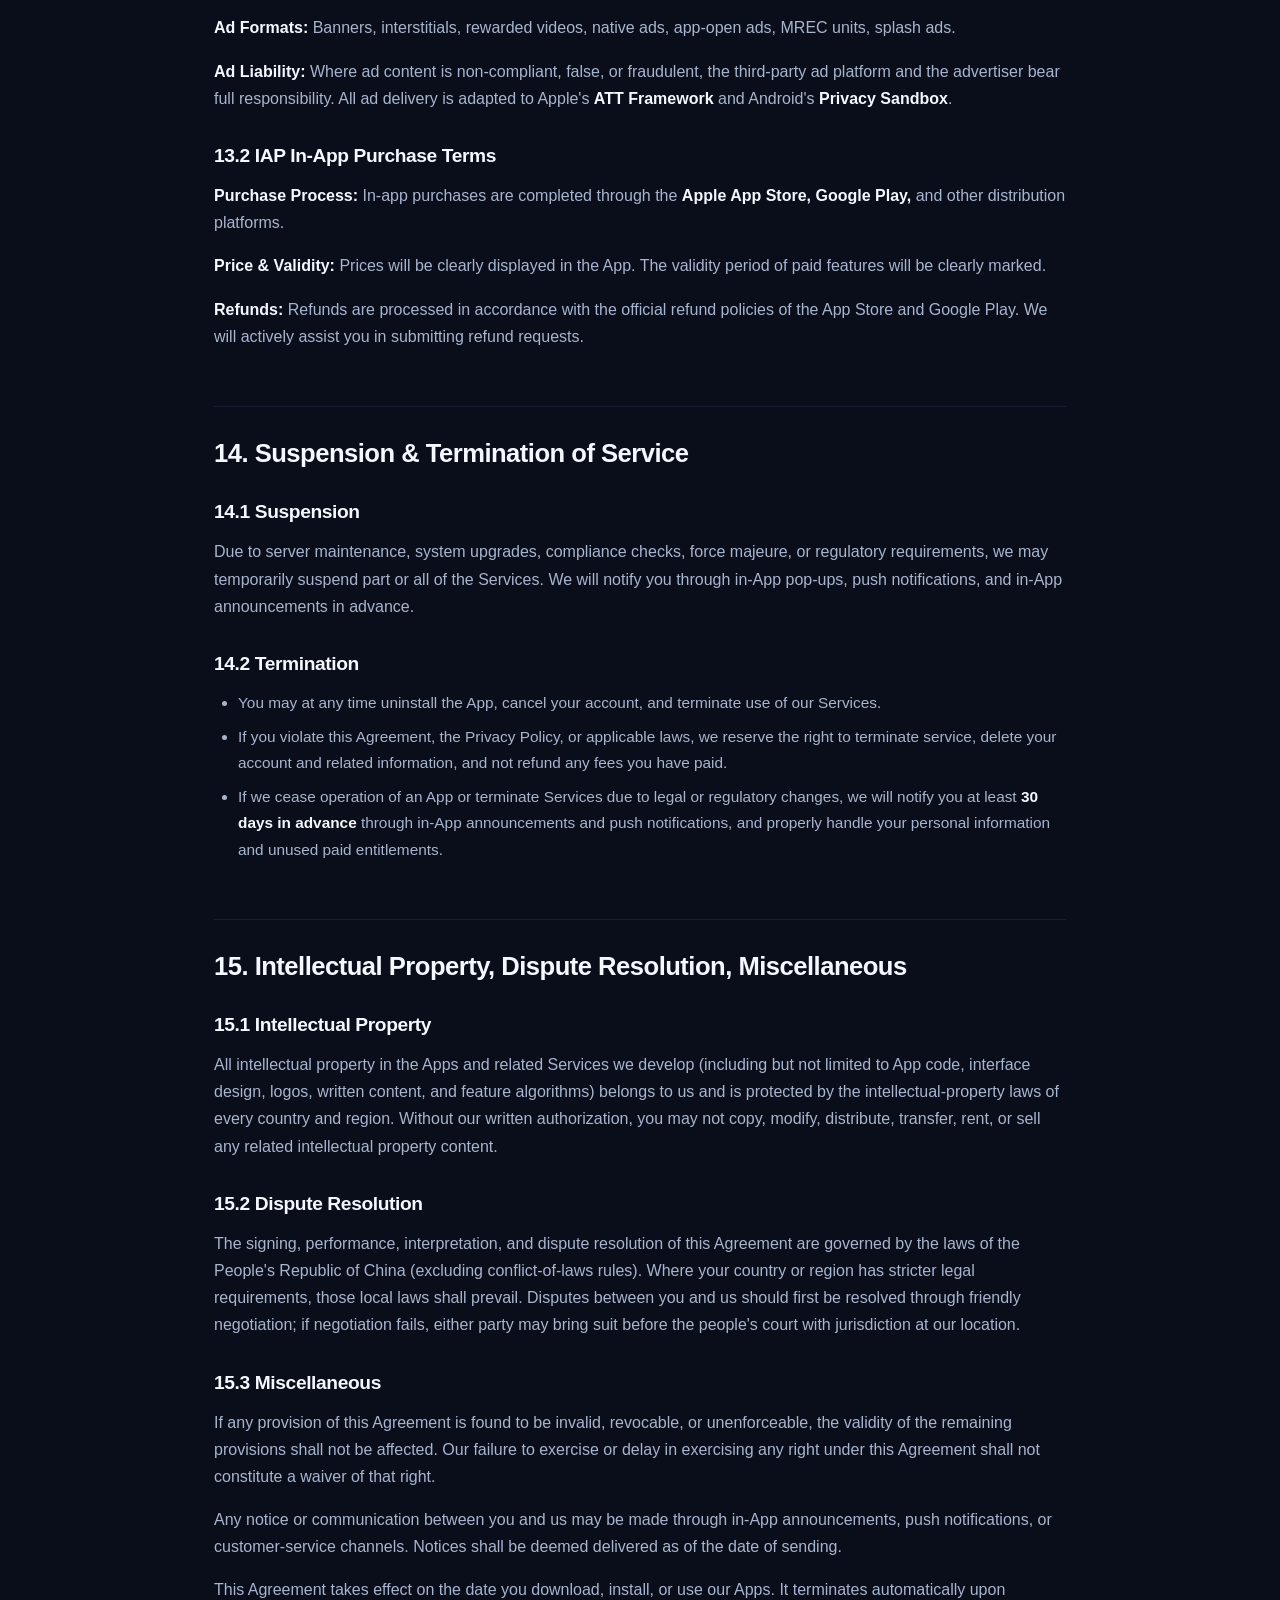
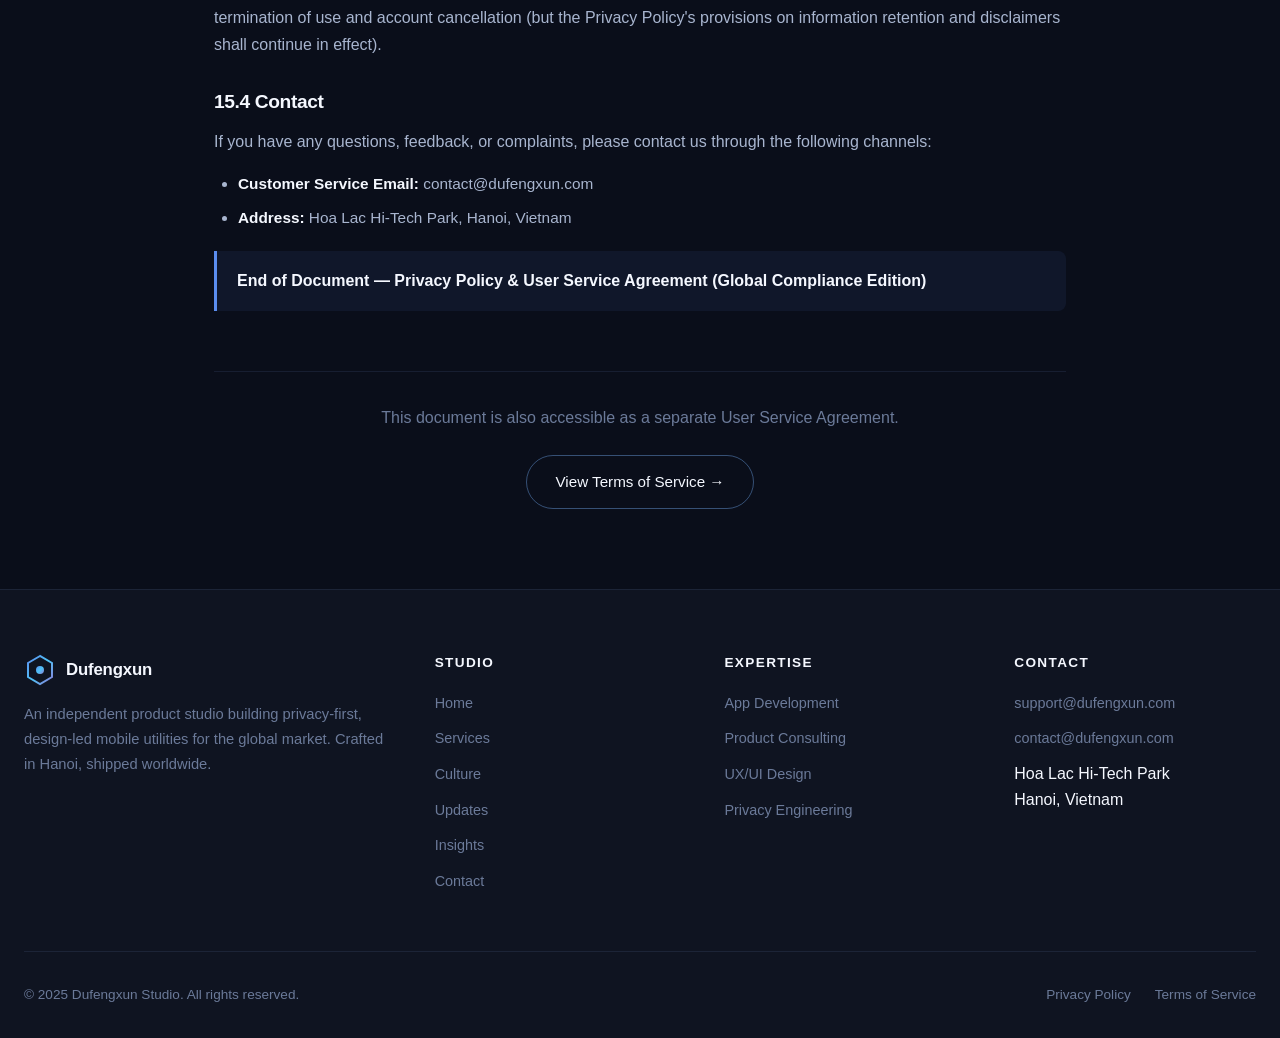
<file: privacy.html>
<!DOCTYPE html>
<html lang="en">
<head>
    <meta charset="UTF-8">
    <meta name="viewport" content="width=device-width, initial-scale=1.0">
    <title>Privacy Policy — Global Compliance Edition | Dufengxun</title>
    <meta name="description" content="The complete, global-compliance-grade privacy policy for Dufengxun mobile applications, covering GDPR, CCPA/CPRA, LGPD, PIPL, COPPA, ATT Framework, Privacy Sandbox, and all major ad networks.">
    <meta name="robots" content="index, follow">
    <link rel="canonical" href="https://dufengxun.com/privacy.html">
    <link rel="stylesheet" href="css/style.css">
    <link rel="icon" type="image/svg+xml" href="images/favicon.svg">
</head>
<body>
    <nav class="navbar" data-component="navbar"></nav>

    <div class="legal-page">
        <div class="legal-container">
            <div class="legal-header">
                <h1>Privacy Policy &amp; User Service Agreement</h1>
                <p class="meta">Global Compliance Edition · Last updated: September 18, 2026 · Effective immediately</p>
                <div style="margin-top: 32px; text-align: center;">
                    <img src="images/privacy-illustration.png" alt="Privacy & security illustration" style="max-width: 100%; height: auto; border-radius: 16px; opacity: 0.95;">
                </div>
            </div>

            <div class="legal-toc">
                <h4>Table of Contents</h4>
                <ol>
                    <li><a href="#preamble">Preamble</a></li>
                    <li><a href="#part1">Part I — Privacy Policy</a></li>
                    <li><a href="#s1">1. General Provisions</a></li>
                    <li><a href="#s2">2. Scope &amp; Methods of Collection</a></li>
                    <li><a href="#s3">3. Purpose of Use</a></li>
                    <li><a href="#s4">4. Storage &amp; Security</a></li>
                    <li><a href="#s5">5. Transfer &amp; Disclosure</a></li>
                    <li><a href="#s6">6. Regional Adaptations</a></li>
                    <li><a href="#s7">7. Age Policy</a></li>
                    <li><a href="#s8">8. User Rights</a></li>
                    <li><a href="#s9">9. Updates &amp; Notices</a></li>
                    <li><a href="#s10">10. Disclaimers</a></li>
                    <li><a href="#part2">Part II — User Service Agreement</a></li>
                    <li><a href="#t1">11. Service Overview</a></li>
                    <li><a href="#t2">12. Rights &amp; Obligations</a></li>
                    <li><a href="#t3">13. IAA + IAP Terms</a></li>
                    <li><a href="#t4">14. Suspension &amp; Termination</a></li>
                    <li><a href="#t5">15. IP, Disputes, Misc.</a></li>
                </ol>
            </div>

            <div class="legal-content">
                <h2 id="preamble">Preamble</h2>
                <p>This document is entered into between <strong>Dufengxun Studio</strong> ("<strong>we</strong>," "<strong>us</strong>," or the "<strong>Studio</strong>"), a professional mobile application research &amp; development entity, and <strong>you</strong> ("<strong>user</strong>" or "<strong>you</strong>"). It governs your download, installation, and use of every mobile application published by us globally (collectively, the "<strong>Apps</strong>").</p>
                <p>Our Apps are distributed through the <strong>Apple App Store, Google Play,</strong> and other compliant distribution channels. We monetize through a dual model of <strong>IAA (In-App Advertising)</strong> and <strong>IAP (In-App Purchase)</strong>, fully compliant with the privacy laws of every country and region we serve, the age-related norms for minors, data security regulations, and the policies of every distribution platform and monetization partner.</p>
                <p>This document is composed of two parts — the <strong>Privacy Policy</strong> and the <strong>User Service Agreement</strong> — which are integrated, inseparable, and equally binding. By using any of our Apps, you confirm that you have read, fully understood, and voluntarily agreed to every term herein.</p>

                <div class="highlight-box">
                    <p><strong>Important:</strong> All consent dialogs, policy pop-ups, and authorization prompts in our Apps are presented with default-unchecked options. We will only proceed with data collection and service provision after you actively click to confirm — fully protecting your right to informed consent.</p>
                </div>

                <h2 id="part1">Part I — Privacy Policy (Global Compliance Edition)</h2>

                <h2 id="s1">1. General Provisions</h2>
                <h3>1.1 Purpose &amp; Scope</h3>
                <p>This Privacy Policy is designed to clearly inform you of the specific scope, methods, and core purposes for which we collect, use, store, transmit, and disclose your personal information. We strictly adhere to the principles of "<strong>legality, legitimacy, necessity, and good faith</strong>."</p>
                <p>We fully comply with the <strong>Personal Information Protection Law of the People's Republic of China (PIPL)</strong>, the <strong>EU General Data Protection Regulation (GDPR)</strong>, the <strong>California Consumer Privacy Act / California Privacy Rights Act (CCPA / CPRA)</strong>, the <strong>Brazilian General Data Protection Law (LGPD)</strong>, and all equivalent privacy laws of every country and region in which our Apps operate. Our practices also satisfy the privacy review standards of the <strong>App Store, Google Play,</strong> and every monetization platform we work with, and we implement the requirements of <strong>GB/T 35273-2020 — Information Security Technology — Personal Information Security Specification</strong>.</p>
                <p>We do not collect any personal information that is unrelated to the functions of our Apps, nor do we abuse or disclose your information.</p>

                <h3>1.2 Global Application &amp; Regional Adaptation</h3>
                <p>This Privacy Policy applies to all users of our Apps worldwide. We have explicitly included region-specific adaptation clauses within this document to ensure compliant operation in every jurisdiction. Where your country or region has stricter privacy requirements, those local laws and the requirements of the relevant distribution platform shall prevail.</p>

                <h3>1.3 Your Rights</h3>
                <p>You have the legal right to <strong>inquire, correct, and delete</strong> your personal information; to <strong>withdraw</strong> your consent to its collection and use; and to request <strong>anonymization</strong>. We will provide a clear, convenient path for you to exercise these rights, and we fully protect your right to informed consent at every step.</p>

                <h2 id="s2">2. Scope &amp; Methods of Personal Information Collection</h2>
                <h3>2.1 Core Necessary Information</h3>
                <p>The following information is mandatory to provide the core functionality of our Apps. If you refuse to provide it, the corresponding features will not work.</p>
                <ul>
                    <li><strong>Device Information</strong> — device model, OS version, device identifiers (IMEI, IDFA, IDFV, Android ID, OAID — all anonymized), device MAC address, screen resolution, network type (Wi-Fi / cellular). Used for app compatibility, core feature delivery, troubleshooting, and security protection. We follow the minimum-necessary principle required by the App Store and Google Play and do not collect device information beyond functional needs.</li>
                    <li><strong>App Usage Information</strong> — which feature modules you use, usage duration, operation records, and feature preferences. Used to optimize app features, improve user experience, deliver personalized recommendations (which you can disable at any time), and compile aggregate monetization statistics.</li>
                </ul>

                <h3>2.2 Optional Information</h3>
                <p>Collected only when you actively choose to provide it. Refusing to provide it does not affect any core feature.</p>
                <ul>
                    <li><strong>Personal Identity Information</strong> — name, email address, phone number. Used solely for account registration, password recovery, in-app purchase (IAP) verification, and customer service. You may use our Apps anonymously without providing any of this information.</li>
                    <li><strong>Location Information</strong> — used only for specific contextual features. Collection requires your manual authorization, and you can withdraw that authorization at any time through your device's system settings.</li>
                    <li><strong>Photo Library / File Access</strong> — used only for content saving and uploading. Access requires your manual authorization, and you can withdraw it at any time.</li>
                </ul>

                <h3>2.3 Third-Party Collection (Ad Networks &amp; Distribution Platforms)</h3>
                <p>Because our Apps monetize through the IAA model, they integrate <strong>globally compliant third-party ad mediation and exchange platforms</strong>. These networks may collect your device information, app usage information, and ad-viewing / click records in order to deliver relevant advertising. Their data-collection behavior strictly follows each network's own privacy policy and the laws of the jurisdictions in which they operate.</p>
                <p>Our Apps currently integrate the following ad SDKs and platforms (this list is reviewed quarterly):</p>
                <ul>
                    <li><strong>Google AdMob / Google Ad Manager</strong> — banner, interstitial, rewarded video, native, app-open, MREC</li>
                    <li><strong>Meta Audience Network (Facebook)</strong> — banner, interstitial, rewarded video, native</li>
                    <li><strong>Unity Ads (Unity LevelPlay / ironSource mediation)</strong> — banner, interstitial, rewarded video</li>
                    <li><strong>AppLovin MAX / AppLovin Exchange</strong> — banner, interstitial, rewarded video, MREC</li>
                    <li><strong>Pangle (by ByteDance)</strong> — banner, interstitial, rewarded video, splash</li>
                    <li><strong>Mintegral</strong> — interstitial, rewarded video, native</li>
                    <li><strong>Chartboost</strong> — interstitial, rewarded video</li>
                    <li><strong>Vungle (by Liftoff)</strong> — interstitial, rewarded video</li>
                    <li><strong>AdColony (by Digital Turbine)</strong> — interstitial, rewarded video</li>
                    <li><strong>Tapjoy</strong> — offerwall, rewarded video</li>
                    <li><strong>InMobi</strong> — banner, interstitial, native, rewarded video</li>
                    <li><strong>Smaato</strong> — banner, interstitial, native, video</li>
                    <li><strong>Verizon Media / Yahoo Native</strong> — native, video</li>
                    <li><strong>Start.io (Startapp)</strong> — interstitial, rewarded video</li>
                    <li><strong>Digital Turbine (Fyber)</strong> — interstitial, rewarded video</li>
                    <li><strong>Moloco</strong> — programmatic bidding, native</li>
                    <li><strong>Liftoff (Vungle)</strong> — interstitial, rewarded video</li>
                    <li><strong>Apple Search Ads / iAd attribution</strong> — search ads, attribution</li>
                </ul>
                <p>Each SDK is integrated with the corresponding consent flags, ATT prompt, and Privacy Sandbox APIs. We strictly constrain the data-collection scope of every third-party network, define the compliance boundaries of their data processing, and prohibit them from collecting personal information unrelated to ad delivery.</p>
                <p>For the <strong>IAP monetization mode</strong>, the <strong>Apple App Store</strong> and <strong>Google Play</strong> handle the collection of your payment information (such as payment account and transaction records). We do not directly obtain your payment-sensitive information; we only receive transaction-success verification, which is used solely to complete the in-app purchase service. This ensures the security of your payment information.</p>

                <h3>2.4 Collection Methods</h3>
                <p>All personal information is collected either through your <strong>active authorization</strong>, <strong>manual operation</strong> (e.g., registration, upload, sign-in), or <strong>automatic collection by the App</strong> for necessary information only. We never collect personal information through hidden, fraudulent, or coercive means. Before collection, we will clearly inform you of the purpose, scope, method of use, and retention period, and we will only proceed once we have obtained your explicit consent. We strictly implement the informed-consent review requirements of the <strong>Personal Information Protection Compliance Audit Management Measures</strong> and <strong>GB/T 35273-2020</strong> — we never use default-checked or forced-consent patterns.</p>

                <h2 id="s3">3. Purposes &amp; Scope of Use</h2>
                <h3>3.1 Core Functional Use</h3>
                <p>To provide you with the complete functional services of our Apps, ensure stable operation, troubleshoot faults in a timely manner, and continuously optimize features. We meet your needs in daily use, efficiency improvement, and similar scenarios, and we do not use personal information for any purpose unrelated to the App's functions.</p>

                <h3>3.2 Monetization-Related Use</h3>
                <p>For <strong>IAA</strong>, to deliver advertising (only ads matching your interests — which you can disable at any time in the App's settings), and to compile ad-performance statistics. For <strong>IAP</strong>, to verify in-app purchases, query transaction records, and manage orders. We ensure the monetization process is compliant and transparent, fully aligned with Apple's <strong>App Tracking Transparency (ATT) Framework</strong> and Android's <strong>Privacy Sandbox</strong> requirements, and we do not use personal information for any non-compliant monetization activity.</p>

                <h3>3.3 Optimization &amp; Security Use</h3>
                <p>To analyze App usage data, optimize interface layout and operational flow, and improve user experience. For security, to identify abnormal logins, malicious operations, fraud, and cheating, protecting your account and personal information and maintaining the stability of our App ecosystem.</p>

                <h3>3.4 Compliance &amp; Audit Use</h3>
                <p>In accordance with the laws and regulations of every country and region, as well as the requirements of distribution platforms and monetization partners, to retain relevant personal information, cooperate with compliance audits and regulator inspections, implement the requirements of the <strong>Personal Information Protection Compliance Audit System</strong>, and proactively accept regulatory supervision.</p>

                <h3>3.5 Prohibited Use</h3>
                <p>We <strong>never sell, rent, or lend</strong> your personal information to any third party (other than compliant monetization platforms, distribution platforms, and regulators required by law). We never use personal information for purposes unrelated to App functionality or monetization needs. We never use personal information to conduct illegal or non-compliant activities, nor do we leak, alter, or misuse it.</p>

                <h2 id="s4">4. Storage &amp; Data Security</h2>
                <h3>4.1 Storage Location</h3>
                <p>We follow the principle of "<strong>local storage first, cloud backup optional</strong>." By default, your personal information is stored locally on your device. If you choose to enable the cloud-backup feature, the relevant information will be stored on our compliant cloud servers, distributed across globally compliant data centers that meet GDPR's data-storage regional requirements — <strong>EU users' data is stored exclusively on servers located within the European Union</strong>.</p>

                <h3>4.2 Retention Period</h3>
                <p>We retain your personal information only for the period reasonably necessary to achieve the purposes of this Policy. After that period expires, your personal information will be automatically anonymized or permanently deleted. You may manually delete your personal information at any time; once deleted, it cannot be recovered. If you cancel your account, we will <strong>permanently delete all of your personal information within 15 business days</strong> (except where retention is required by law).</p>

                <h3>4.3 Data Security Safeguards</h3>
                <p>We employ security technologies that meet global industry standards, including but not limited to <strong>AES-256 encryption at rest</strong>, <strong>HTTPS / TLS 1.3 encryption in transit</strong>, access-control management, and security auditing. We have obtained <strong>ISO 27001 (Information Security Management System)</strong> and <strong>ISO 27701 (Privacy Information Management System)</strong> certifications, ensuring the reliability of our data-security governance.</p>

                <h3>4.4 Data-Breach Handling</h3>
                <p>In the event of a personal-information breach, we will immediately activate our emergency-response mechanism. In accordance with GDPR requirements, we will <strong>notify affected users and relevant regulatory authorities within 72 hours</strong>, provide a detailed explanation of the cause, remedial actions, and subsequent prevention plan, and actively cooperate with regulatory investigations.</p>

                <h2 id="s5">5. Transfer &amp; Disclosure of Personal Information</h2>
                <h3>5.1 Transfer Scope</h3>
                <p>Personal information is transferred only between our Apps, compliant cloud servers, third-party monetization platforms, and distribution platforms — only to the extent necessary. All transfers are fully encrypted end-to-end.</p>

                <h3>5.2 Disclosure Scenarios</h3>
                <p>We disclose personal information <strong>only in the following lawful scenarios</strong>:</p>
                <ul>
                    <li><strong>With your explicit consent</strong> — to a third party (e.g., third-party login or content share).</li>
                    <li><strong>To compliant monetization and distribution platforms</strong> — only the minimum information required (anonymized device data, transaction-verification information).</li>
                    <li><strong>To comply with laws, judicial authorities, or administrative regulators</strong> — every disclosure follows statutory procedure, and we retain complete disclosure records.</li>
                    <li><strong>To protect your legitimate rights or prevent malicious behavior</strong> — within a reasonable and necessary scope.</li>
                </ul>

                <h3>5.3 Cross-Border Transfer</h3>
                <p>Where cross-border transfer of personal information is involved, we strictly follow the cross-border data-transfer policies of every country and region (such as GDPR's adequacy decisions, China's <strong>Provisions on Promoting and Regulating the Cross-Border Flow of Data</strong>). We clearly identify which transfers are exempt from filing and which require filing.</p>

                <h2 id="s6">6. Regional Privacy Policy Adaptations</h2>

                <h3>6.1 European Union (GDPR Adaptation)</h3>
                <p>We explicitly safeguard users' rights to information, access, rectification, erasure, withdrawal of consent, and data portability. We have appointed a <strong>Data Protection Officer (DPO)</strong> and established a complete 72-hour data-breach notification mechanism. <strong>All EU users' data is stored on servers located within the European Union</strong>. We do not transfer personal information to countries or regions without GDPR adequacy decisions.</p>

                <h3>6.2 United States (CCPA / CPRA Adaptation)</h3>
                <p>Users have the right to require us to disclose the scope of personal information we collect and use, to require deletion, and to refuse the use of personal information for targeted advertising. We strictly follow <strong>COPPA</strong> requirements and do not collect or use personal information of children under 13. We provide California users with an explicit "<strong>Do Not Sell My Personal Information</strong>" option.</p>

                <h3>6.3 China (PIPL, Cross-Border Data Provisions, GB/T 35273 Adaptation)</h3>
                <p>We strictly follow the principles of "legality, legitimacy, necessity, and good faith." Collecting personal information requires the user's explicit consent. We do not collect personal information unrelated to App functionality. We implement the <strong>Personal Information Protection Compliance Audit System</strong> — for processors handling the personal information of more than 10 million individuals, we conduct a compliance audit at least once every two years.</p>

                <h3>6.4 Brazil (LGPD Adaptation)</h3>
                <p>Collecting personal information requires the user's explicit authorization, and we safeguard users' rights to inquire, correct, and delete personal information. Without completing the local data filing, we do not commence related business operations.</p>

                <h3>6.5 Southeast Asia (Local Policy Adaptation)</h3>
                <p>We adapt to <strong>Thailand's ETDA filing requirements</strong> and <strong>Singapore's MAS-related regulations</strong>, completing local-operator filings and data-compliance filings.</p>

                <h3>6.6 Other Countries &amp; Regions</h3>
                <p>We fully adapt to the privacy laws and regulations of every other country and region, ensure our personal-information processing is compliant, and — where local laws impose stricter privacy requirements — give precedence to those local laws.</p>

                <h2 id="s7">7. Age Policy (Global Baseline + Regional Supplement)</h2>
                <h3>7.1 Global Age Requirements</h3>
                <ul>
                    <li><strong>Under 13:</strong> We are prohibited from providing service to children under 13 (in adaptation to COPPA, GDPR, and global norms). If we discover a child under 13 using our Apps, we will immediately terminate service and permanently delete their personal information.</li>
                    <li><strong>Ages 13–18:</strong> Use of our Apps by minors between 13 and 18 must be conducted with the consent of their legal guardian. The guardian has the right to inquire, correct, and delete the minor's personal information, and to require us to terminate the minor's use of our Apps.</li>
                    <li><strong>Content &amp; Ads:</strong> All App content and advertising is strictly adapted to the requirements of minor protection — no violent, pornographic, vulgar, or illegal content, and no advertising unsuitable for minors. We have established a <strong>dual AI + human review mechanism</strong> to ensure content compliance.</li>
                </ul>

                <h3>7.2 Regional Supplement</h3>
                <p>We adapt to the age definition and protection requirements of minors in different countries and regions (some countries define minors as those under 16), defer to local laws, strictly implement local minor-privacy protection policies, and proactively accept supervision by local regulators.</p>

                <h2 id="s8">8. User Privacy Rights &amp; Operational Paths</h2>
                <h3>8.1 User Rights</h3>
                <p>You have the legal rights to <strong>information, access, rectification, erasure, withdrawal of consent, data portability,</strong> and <strong>complaint / report</strong>.</p>

                <h3>8.2 Operational Paths</h3>
                <ul>
                    <li><strong>Inquire / Rectify / Erase:</strong> Open the App → "Me" → "Privacy Settings" → "Personal Information Management".</li>
                    <li><strong>Withdraw Authorization:</strong> Open the App → "Me" → "Privacy Settings" → "Permission Management", or via your device's system settings.</li>
                    <li><strong>Cancel Account:</strong> Open the App → "Me" → "Account Settings" → "Cancel Account". We will permanently delete your personal information within 15 business days.</li>
                    <li><strong>Complaint / Report:</strong> Open the App → "Me" → "Customer Service" → "Privacy Complaint". We will respond within 3 business days and provide a definitive resolution within 7 business days.</li>
                </ul>

                <h2 id="s9">9. Updates &amp; Notices to This Privacy Policy</h2>
                <h3>9.1</h3>
                <p>We will periodically update this Privacy Policy in line with updates to global laws and regulations, the policies of distribution and monetization platforms, optimizations to App features, and changes in regulatory requirements. Updated policy content will more closely align with compliance requirements, will not reduce our privacy-protection responsibilities, and will not lower the standard of protection we afford users.</p>

                <h3>9.2</h3>
                <p>After an update, we will clearly inform you of the changes through in-App pop-ups, push notifications, and in-App announcements. You may choose to review the updated policy at your discretion. Your continued use of our Apps indicates your agreement with the updated Privacy Policy. If you do not agree, you may uninstall the App and terminate use of our services; we will immediately stop collecting and using your personal information and delete the relevant data (except where retention is required by law).</p>

                <h2 id="s10">10. Disclaimers</h2>
                <h3>10.1 Force Majeure</h3>
                <p>We are not liable for personal-information leakage, loss, or alteration caused by force majeure (such as earthquakes, floods, typhoons, network outages, server failures, or other unforeseeable and unavoidable events), but we will make every effort to take remedial measures to reduce loss, promptly notify users, and cooperate with related handling.</p>

                <h3>10.2 User-Side Causes</h3>
                <p>Leakage, loss, or alteration of personal information caused by your own improper operation (such as leaking account credentials, authorizing untrusted third parties, or losing a device) is your own responsibility. We remind you to safeguard your personal information and device security.</p>

                <h3>10.3 Third-Party Liability</h3>
                <p>Where a third-party monetization platform, distribution platform, or cloud-service provider violates applicable rules by independently collecting, using, or disclosing your personal information, that third party bears full responsibility. We will actively assist you in pursuing that third party's liability, while strengthening our oversight of third parties and conducting regular compliance reviews.</p>

                <h3>10.4 Legal Disclosure</h3>
                <p>Where we disclose your personal information in accordance with the requirements of laws, judicial authorities, or administrative regulators, we are not liable for such disclosure. The disclosure strictly follows statutory procedure, and complete records are retained.</p>

                <h3>10.5 Voluntary Provision</h3>
                <p>Your voluntary provision of personal information is deemed your consent to our processing of that information in accordance with this Privacy Policy. Losses resulting from the provision of inaccurate or incomplete personal information are your own responsibility.</p>

                <h2 id="part2">Part II — User Service Agreement (Global Compliance Edition)</h2>

                <h2 id="t1">11. Service Overview</h2>
                <h3>11.1</h3>
                <p>This User Service Agreement is the legal agreement between you and us regarding your use of the Apps and related services (collectively, the "<strong>Services</strong>") we develop. It applies to all users of our Services worldwide, and adapts simultaneously to the terms of the <strong>App Store, Google Play,</strong> and other distribution platforms, the relevant rules of every monetization platform, and the laws and regulations of every country and region.</p>

                <h3>11.2</h3>
                <p>By downloading, installing, or using our Apps, you confirm that you have read, fully understood, and voluntarily agreed to this User Service Agreement, the Privacy Policy, and any other related in-App rules. If you do not agree to any term, please do not download, install, or use our Apps.</p>

                <h3>11.3</h3>
                <p>We may update this User Service Agreement in response to changes in global laws, distribution-platform policies, monetization-platform requirements, service-optimization needs, or regulatory changes. After an update, we will inform you through in-App pop-ups, push notifications, and in-App announcements.</p>

                <h2 id="t2">12. User Rights &amp; Obligations</h2>
                <h3>12.1 User Rights</h3>
                <ul>
                    <li>To use all compliant Services we provide (subject to this Agreement and applicable rules).</li>
                    <li>To submit suggestions and feedback on App features and service quality.</li>
                    <li>To enjoy the privacy protection and security safeguards stipulated in this Agreement.</li>
                    <li>To apply for a refund of in-app purchases (subject to eligibility).</li>
                    <li>To cancel your account, uninstall Apps, and terminate use of our Services at any time.</li>
                </ul>

                <h3>12.2 User Obligations</h3>
                <ul>
                    <li>Strictly observe this User Service Agreement, the Privacy Policy, and all other in-App rules; do not engage in any illegal or non-compliant behavior.</li>
                    <li>Do not maliciously use the Apps. Do not engage in click-fraud, fake-volume activity, dissemination of illegal or non-compliant content, or infringement of others' legitimate rights.</li>
                    <li>Do not alter App code, crack App permissions, bypass security protection or payment restrictions, or use third-party plug-ins or scripts.</li>
                    <li>Safeguard your account and device information; in case of theft or loss, notify us promptly.</li>
                    <li>Provide true and complete personal information (where you choose to provide it).</li>
                    <li>Use of our Apps by minors must be conducted with the consent of their legal guardian.</li>
                    <li>Do not transfer, rent, or lend the Apps or related Services, and do not use them for commercial profit without our written authorization.</li>
                </ul>

                <h2 id="t3">13. Monetization Supplementary Terms (IAA + IAP)</h2>
                <h3>13.1 IAA Advertising Terms</h3>
                <p><strong>Ad Sources:</strong> We integrate globally compliant third-party ad networks, including <strong>Google AdMob, Meta Audience Network, AppLovin, Unity Ads, Pangle, Mintegral, InMobi, Chartboost, Vungle, AdColony, Tapjoy, Smaato, Verizon Media, Start.io, Digital Turbine, Moloco, Liftoff,</strong> and platform-native <strong>Apple Search Ads / iAd</strong>.</p>
                <p><strong>Ad Formats:</strong> Banners, interstitials, rewarded videos, native ads, app-open ads, MREC units, splash ads.</p>
                <p><strong>Ad Liability:</strong> Where ad content is non-compliant, false, or fraudulent, the third-party ad platform and the advertiser bear full responsibility. All ad delivery is adapted to Apple's <strong>ATT Framework</strong> and Android's <strong>Privacy Sandbox</strong>.</p>

                <h3>13.2 IAP In-App Purchase Terms</h3>
                <p><strong>Purchase Process:</strong> In-app purchases are completed through the <strong>Apple App Store, Google Play,</strong> and other distribution platforms.</p>
                <p><strong>Price &amp; Validity:</strong> Prices will be clearly displayed in the App. The validity period of paid features will be clearly marked.</p>
                <p><strong>Refunds:</strong> Refunds are processed in accordance with the official refund policies of the App Store and Google Play. We will actively assist you in submitting refund requests.</p>

                <h2 id="t4">14. Suspension &amp; Termination of Service</h2>
                <h3>14.1 Suspension</h3>
                <p>Due to server maintenance, system upgrades, compliance checks, force majeure, or regulatory requirements, we may temporarily suspend part or all of the Services. We will notify you through in-App pop-ups, push notifications, and in-App announcements in advance.</p>

                <h3>14.2 Termination</h3>
                <ul>
                    <li>You may at any time uninstall the App, cancel your account, and terminate use of our Services.</li>
                    <li>If you violate this Agreement, the Privacy Policy, or applicable laws, we reserve the right to terminate service, delete your account and related information, and not refund any fees you have paid.</li>
                    <li>If we cease operation of an App or terminate Services due to legal or regulatory changes, we will notify you at least <strong>30 days in advance</strong> through in-App announcements and push notifications, and properly handle your personal information and unused paid entitlements.</li>
                </ul>

                <h2 id="t5">15. Intellectual Property, Dispute Resolution, Miscellaneous</h2>
                <h3>15.1 Intellectual Property</h3>
                <p>All intellectual property in the Apps and related Services we develop (including but not limited to App code, interface design, logos, written content, and feature algorithms) belongs to us and is protected by the intellectual-property laws of every country and region. Without our written authorization, you may not copy, modify, distribute, transfer, rent, or sell any related intellectual property content.</p>

                <h3>15.2 Dispute Resolution</h3>
                <p>The signing, performance, interpretation, and dispute resolution of this Agreement are governed by the laws of the People's Republic of China (excluding conflict-of-laws rules). Where your country or region has stricter legal requirements, those local laws shall prevail. Disputes between you and us should first be resolved through friendly negotiation; if negotiation fails, either party may bring suit before the people's court with jurisdiction at our location.</p>

                <h3>15.3 Miscellaneous</h3>
                <p>If any provision of this Agreement is found to be invalid, revocable, or unenforceable, the validity of the remaining provisions shall not be affected. Our failure to exercise or delay in exercising any right under this Agreement shall not constitute a waiver of that right.</p>
                <p>Any notice or communication between you and us may be made through in-App announcements, push notifications, or customer-service channels. Notices shall be deemed delivered as of the date of sending.</p>
                <p>This Agreement takes effect on the date you download, install, or use our Apps. It terminates automatically upon termination of use and account cancellation (but the Privacy Policy's provisions on information retention and disclaimers shall continue in effect).</p>

                <h3>15.4 Contact</h3>
                <p>If you have any questions, feedback, or complaints, please contact us through the following channels:</p>
                <ul>
                    <li><strong>Customer Service Email:</strong> contact@dufengxun.com</li>
                    <li><strong>Address:</strong> Hoa Lac Hi-Tech Park, Hanoi, Vietnam</li>
                </ul>

                <div class="highlight-box">
                    <p><strong>End of Document — Privacy Policy &amp; User Service Agreement (Global Compliance Edition)</strong></p>
                </div>
            </div>

            <div style="margin-top: 60px; padding-top: 32px; border-top: 1px solid var(--color-border); text-align: center;">
                <p style="margin-bottom: 24px; color: var(--color-text-tertiary);">This document is also accessible as a separate User Service Agreement.</p>
                <a href="terms.html" class="btn btn-secondary">View Terms of Service →</a>
            </div>
        </div>
    </div>

    <footer class="footer" data-component="footer"></footer>

    <script src="js/components.js"></script>
    <script src="js/app.js"></script>
    <script src="js/main.js"></script>
</body>
</html>
</file>
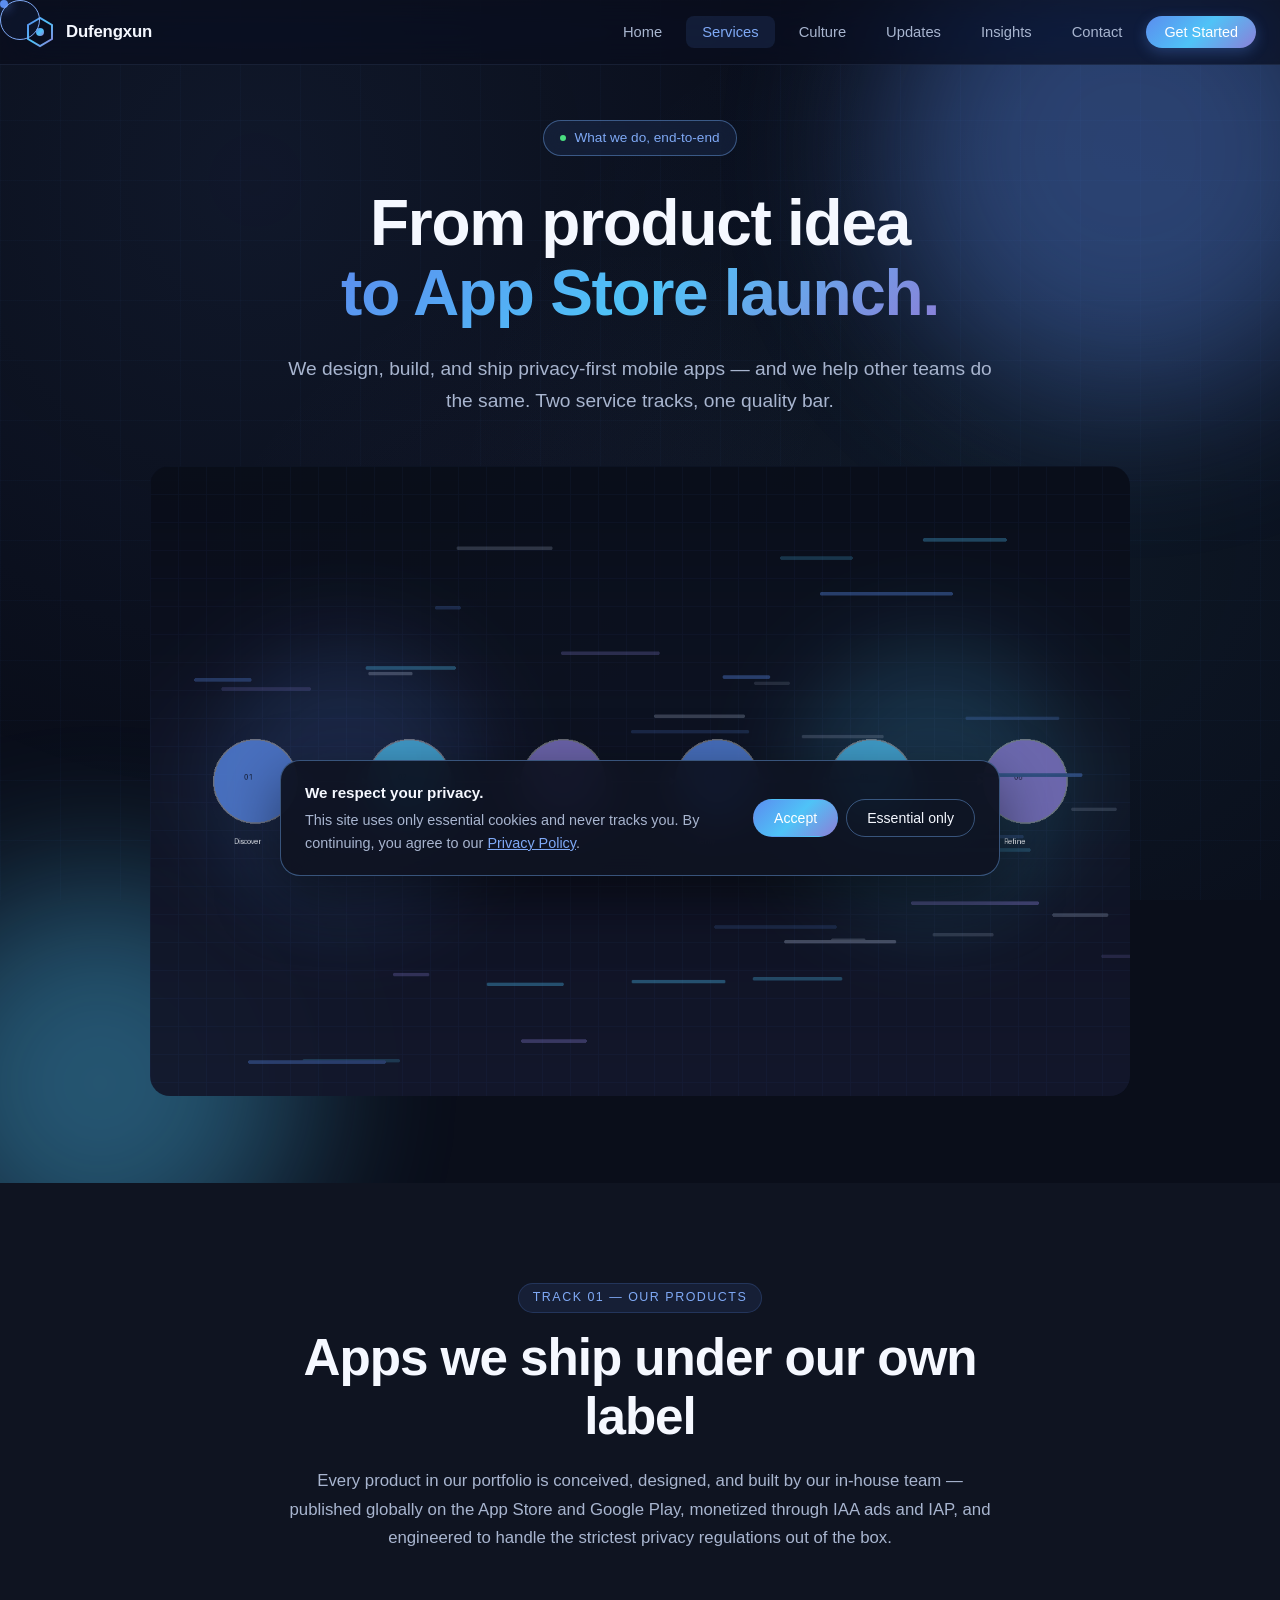
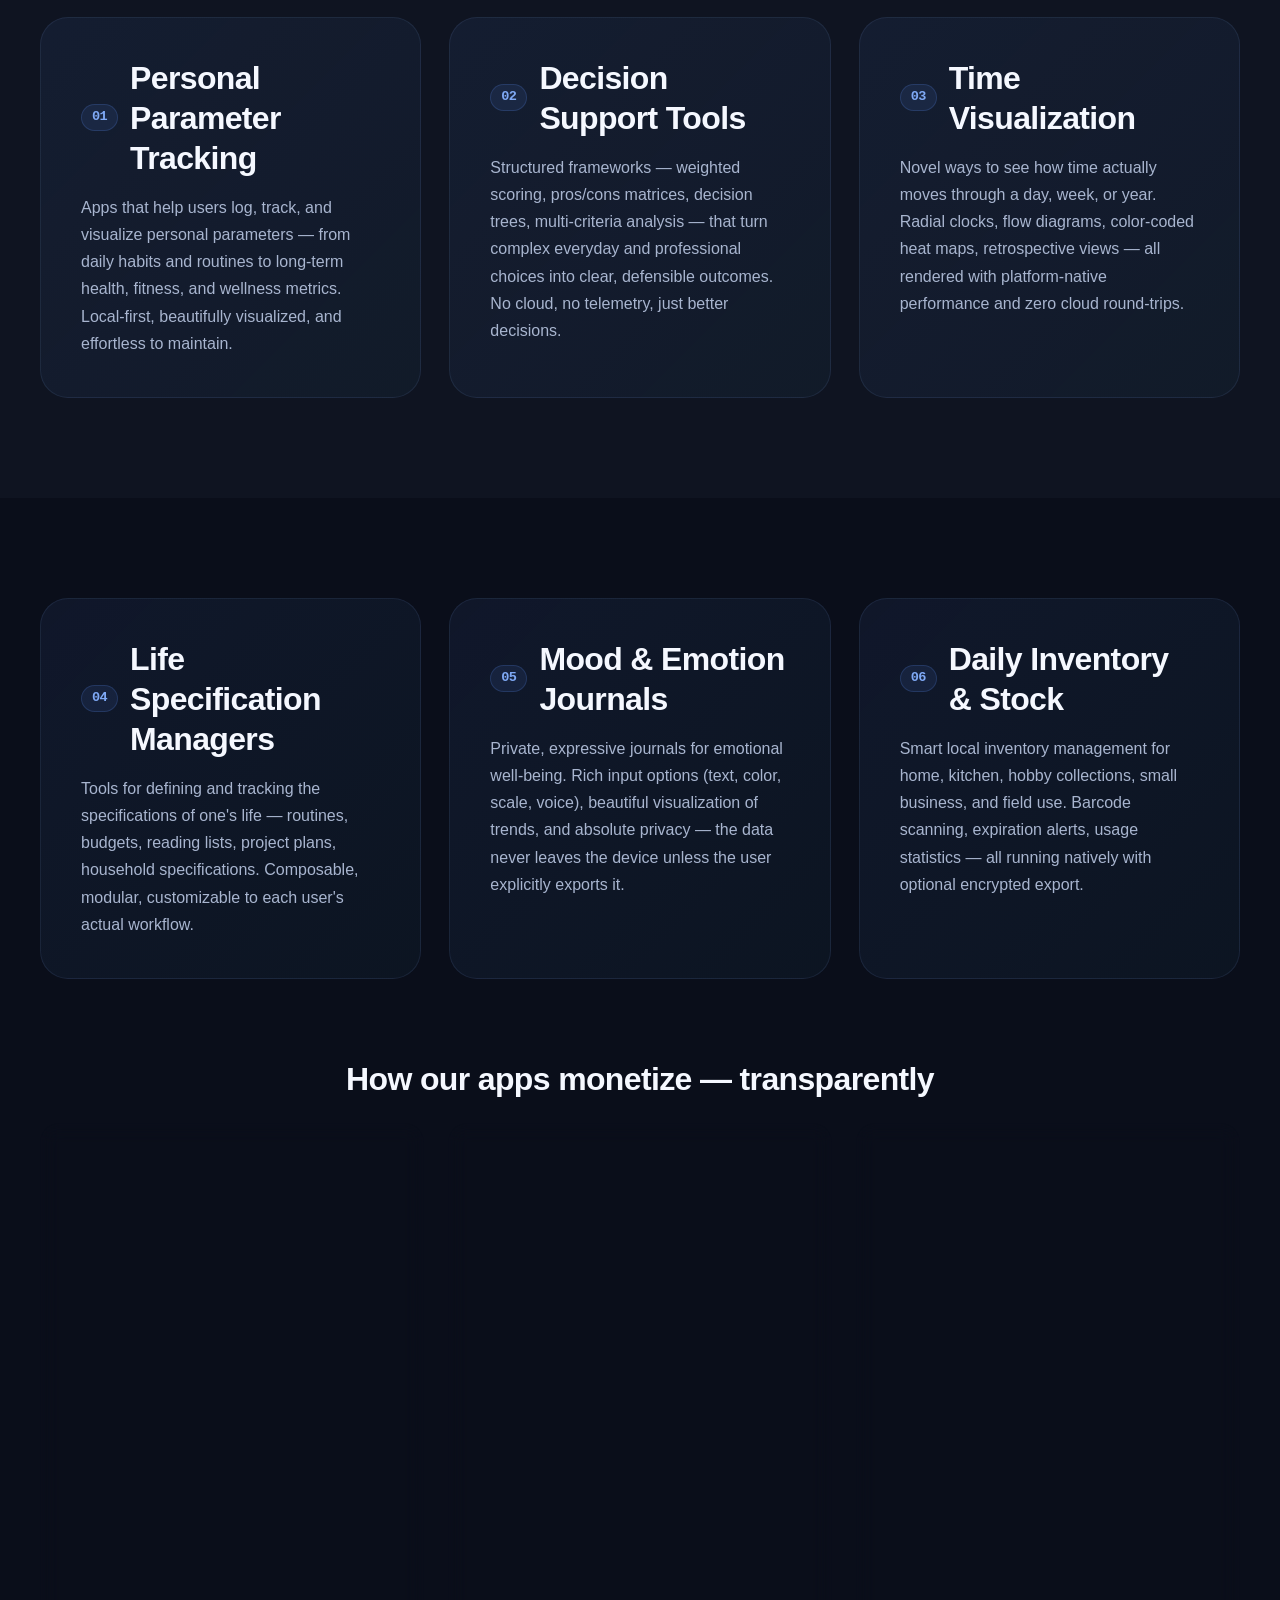
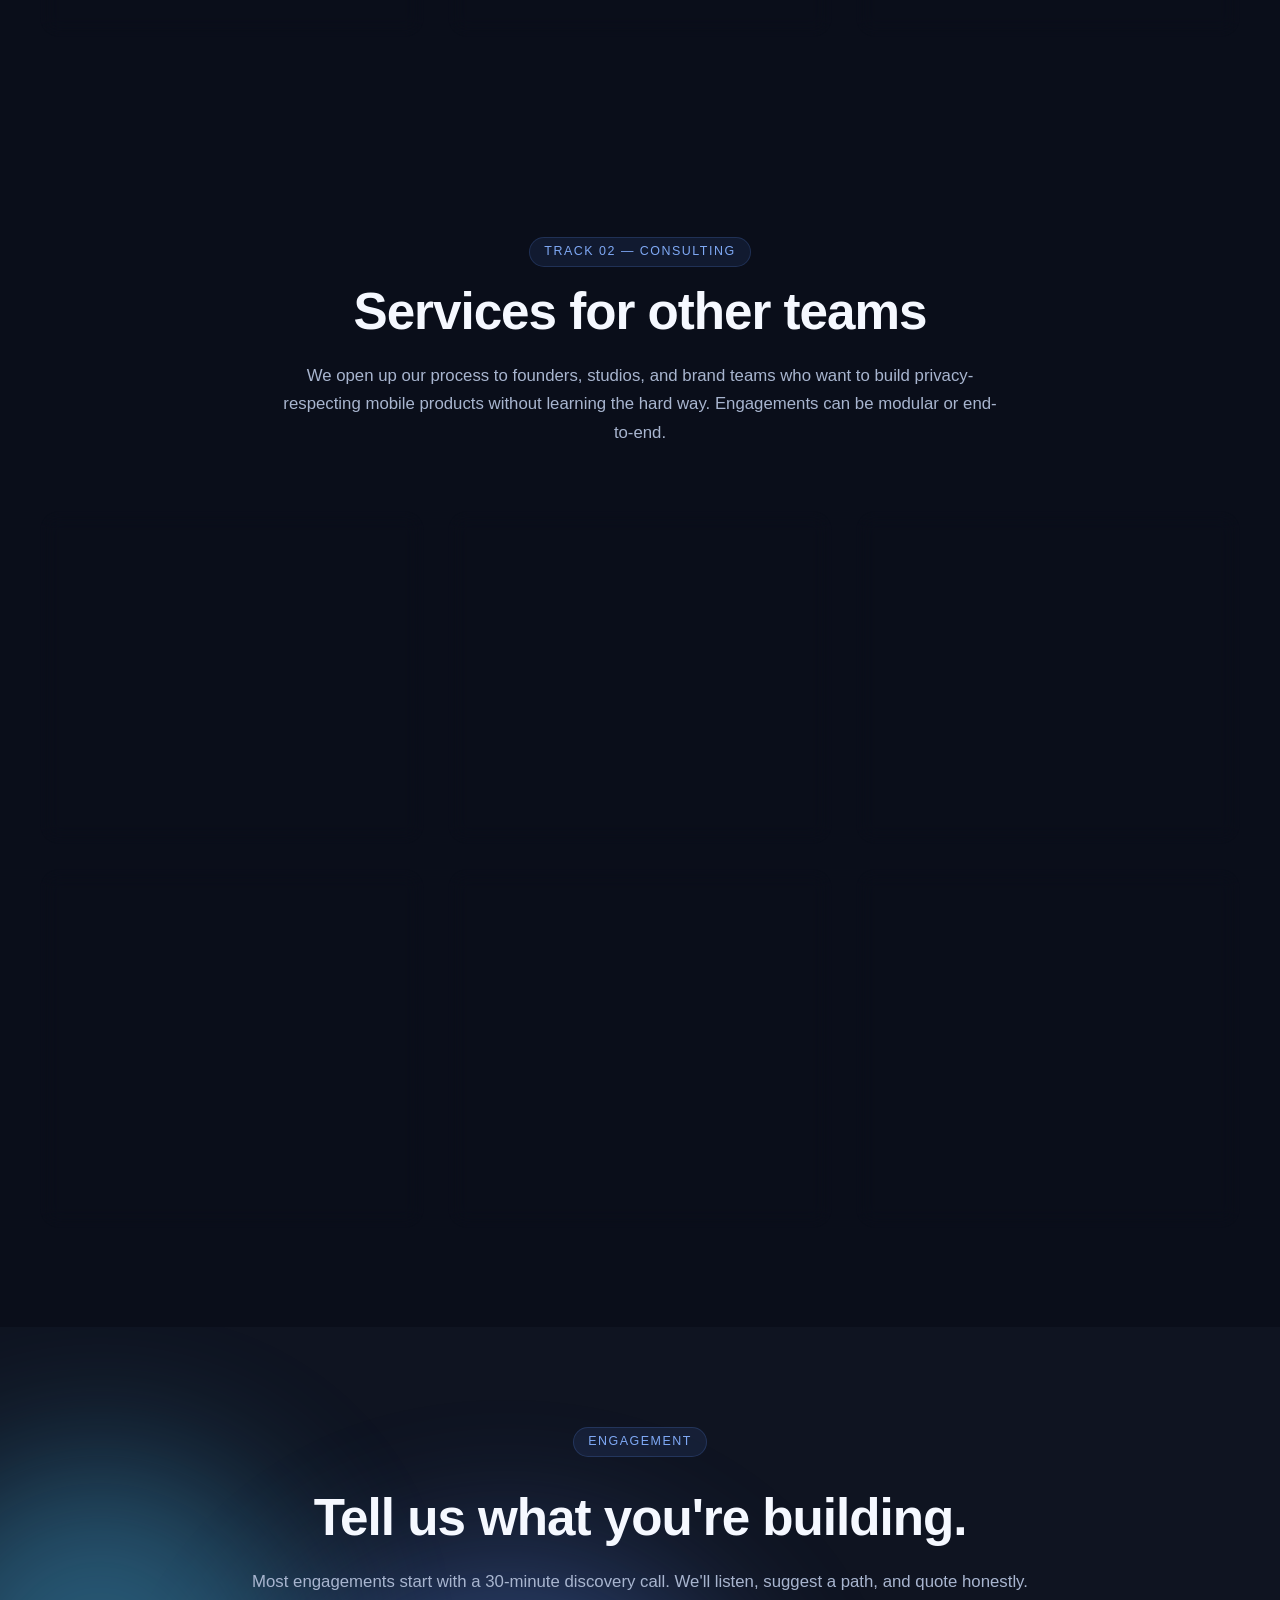
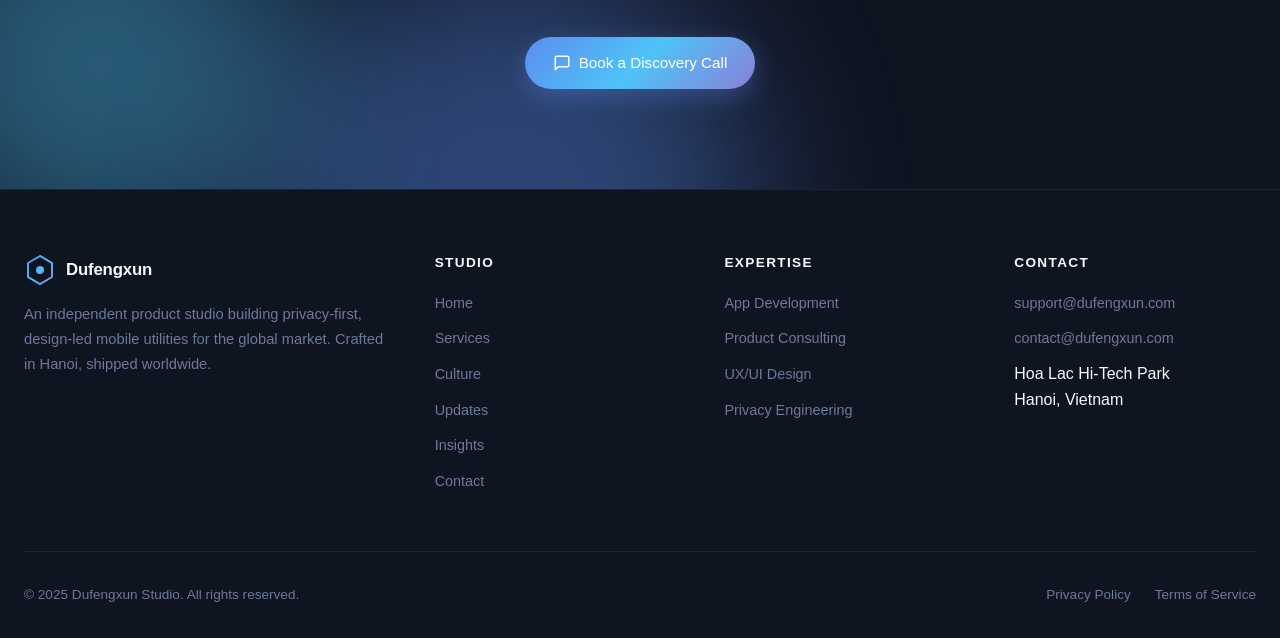
<file: services.html>
<!DOCTYPE html>
<html lang="en">
<head>
    <meta charset="UTF-8">
    <meta name="viewport" content="width=device-width, initial-scale=1.0">
    <title>Services — App Development & Consulting | Dufengxun</title>
    <meta name="description" content="End-to-end mobile app development, product design consulting, and privacy engineering. Dufengxun ships privacy-first iOS and Android utilities for the global market.">
    <meta name="keywords" content="app development, mobile development, iOS development, Android development, product consulting, UX design, privacy engineering, dufengxun">
    <meta name="robots" content="index, follow">
    <link rel="canonical" href="https://dufengxun.com/services.html">
    <meta property="og:title" content="Services — Dufengxun">
    <meta property="og:description" content="Privacy-first mobile app development and product consulting for the global market.">
    <link rel="stylesheet" href="css/style.css">
    <link rel="icon" type="image/svg+xml" href="images/favicon.svg">
</head>
<body>
    <nav class="navbar" data-component="navbar"></nav>

    <section class="hero" style="min-height: 60vh;">
        <div class="hero-bg-orb orb-1"></div>
        <div class="hero-bg-orb orb-2"></div>
        <div class="container">
            <div class="hero-content">
                <div class="hero-badge"><span class="pulse-dot"></span><span>What we do, end-to-end</span></div>
                <h1 class="hero-title">From product idea<br><span class="gradient-text">to App Store launch.</span></h1>
                <p class="hero-subtitle">We design, build, and ship privacy-first mobile apps — and we help other teams do the same. Two service tracks, one quality bar.</p>
                <div style="margin-top: 48px; text-align: center;">
                    <img src="images/services-illustration.png" alt="Dufengxun development process" style="max-width: 100%; height: auto; border-radius: 20px; opacity: 0.95;" loading="lazy">
                </div>
            </div>
        </div>
    </section>

    <section id="apps" style="background: var(--color-bg-secondary);">
        <div class="container">
            <div class="section-header reveal">
                <span class="section-tag">Track 01 — Our Products</span>
                <h2 class="section-title">Apps we ship under our own label</h2>
                <p class="section-desc">Every product in our portfolio is conceived, designed, and built by our in-house team — published globally on the App Store and Google Play, monetized through IAA ads and IAP, and engineered to handle the strictest privacy regulations out of the box.</p>
            </div>

            <div class="feature-grid">
                <div class="feature-card reveal reveal-delay-1">
                    <h3><span class="num">01</span> Personal Parameter Tracking</h3>
                    <p>Apps that help users log, track, and visualize personal parameters — from daily habits and routines to long-term health, fitness, and wellness metrics. Local-first, beautifully visualized, and effortless to maintain.</p>
                </div>
                <div class="feature-card reveal reveal-delay-2">
                    <h3><span class="num">02</span> Decision Support Tools</h3>
                    <p>Structured frameworks — weighted scoring, pros/cons matrices, decision trees, multi-criteria analysis — that turn complex everyday and professional choices into clear, defensible outcomes. No cloud, no telemetry, just better decisions.</p>
                </div>
                <div class="feature-card reveal reveal-delay-3">
                    <h3><span class="num">03</span> Time Visualization</h3>
                    <p>Novel ways to see how time actually moves through a day, week, or year. Radial clocks, flow diagrams, color-coded heat maps, retrospective views — all rendered with platform-native performance and zero cloud round-trips.</p>
                </div>
            </div>
        </div>
    </section>

    <section id="apps-2">
        <div class="container">
            <div class="feature-grid">
                <div class="feature-card reveal reveal-delay-1">
                    <h3><span class="num">04</span> Life Specification Managers</h3>
                    <p>Tools for defining and tracking the specifications of one's life — routines, budgets, reading lists, project plans, household specifications. Composable, modular, customizable to each user's actual workflow.</p>
                </div>
                <div class="feature-card reveal reveal-delay-2">
                    <h3><span class="num">05</span> Mood &amp; Emotion Journals</h3>
                    <p>Private, expressive journals for emotional well-being. Rich input options (text, color, scale, voice), beautiful visualization of trends, and absolute privacy — the data never leaves the device unless the user explicitly exports it.</p>
                </div>
                <div class="feature-card reveal reveal-delay-3">
                    <h3><span class="num">06</span> Daily Inventory &amp; Stock</h3>
                    <p>Smart local inventory management for home, kitchen, hobby collections, small business, and field use. Barcode scanning, expiration alerts, usage statistics — all running natively with optional encrypted export.</p>
                </div>
            </div>

            <div style="margin-top: 80px;" class="reveal">
                <h3 style="margin-bottom: 24px; text-align: center;">How our apps monetize — transparently</h3>
                <div class="card-grid">
                    <div class="card">
                        <div class="card-icon">
                            <svg viewBox="0 0 24 24" fill="none" stroke="currentColor" stroke-width="2" stroke-linecap="round" stroke-linejoin="round"><rect x="2" y="3" width="20" height="14" rx="2" ry="2"/><line x1="8" y1="21" x2="16" y2="21"/><line x1="12" y1="17" x2="12" y2="21"/></svg>
                        </div>
                        <h3 class="card-title">IAA — In-App Advertising</h3>
                        <p class="card-desc">Ads are served through globally compliant networks: <strong>Google AdMob, Google Ad Manager, Meta Audience Network, Unity Ads, AppLovin, ironSource, Digital Turbine, Chartboost, Vungle, Pangle (by ByteDance), InMobi, Verizon Media, Smaato, Start.io, Tapjoy, AdColony, Mintegral, Liftoff, Moloco</strong>, and platform-native <strong>Apple Search Ads / iAd</strong>. Formats: <strong>banner, interstitial, rewarded video, native, app open, MREC</strong>. All ad SDKs are configured for ATT, Privacy Sandbox, GDPR TCF v2.2, and CCPA opt-out signals.</p>
                    </div>
                    <div class="card">
                        <div class="card-icon">
                            <svg viewBox="0 0 24 24" fill="none" stroke="currentColor" stroke-width="2" stroke-linecap="round" stroke-linejoin="round"><circle cx="12" cy="12" r="10"/><path d="M16 8h-6a2 2 0 1 0 0 4h4a2 2 0 1 1 0 4H8M12 18V6"/></svg>
                        </div>
                        <h3 class="card-title">IAP — In-App Purchase</h3>
                        <p class="card-desc">Subscriptions, lifetime unlocks, and consumable features are processed through <strong>Apple App Store In-App Purchase, Google Play Billing, and RevenueCat</strong> for unified cross-platform receipt validation. Refund, subscription management, and family-sharing flows are fully implemented per platform guidelines.</p>
                    </div>
                    <div class="card">
                        <div class="card-icon">
                            <svg viewBox="0 0 24 24" fill="none" stroke="currentColor" stroke-width="2" stroke-linecap="round" stroke-linejoin="round"><path d="M12 22s8-4 8-10V5l-8-3-8 3v7c0 6 8 10 8 10z"/></svg>
                        </div>
                        <h3 class="card-title">Compliance Stack</h3>
                        <p class="card-desc">Every shipped app is built against <strong>Apple's App Store Review Guidelines, Google Play Developer Policy, ATT Framework, Privacy Sandbox, GDPR, CCPA/CPRA, LGPD, COPPA, China's PIPL</strong>, and the IAB Transparency &amp; Consent Framework. SDKs are versioned, allow-listed, and disclosed in every product's privacy nutrition label.</p>
                    </div>
                </div>
            </div>
        </div>
    </section>

    <section id="consulting">
        <div class="container">
            <div class="section-header reveal">
                <span class="section-tag">Track 02 — Consulting</span>
                <h2 class="section-title">Services for other teams</h2>
                <p class="section-desc">We open up our process to founders, studios, and brand teams who want to build privacy-respecting mobile products without learning the hard way. Engagements can be modular or end-to-end.</p>
            </div>

            <div class="card-grid">
                <div class="card reveal reveal-delay-1">
                    <div class="card-icon">
                        <svg viewBox="0 0 24 24" fill="none" stroke="currentColor" stroke-width="2" stroke-linecap="round" stroke-linejoin="round"><path d="M3 9l9-7 9 7v11a2 2 0 0 1-2 2H5a2 2 0 0 1-2-2z"/><polyline points="9 22 9 12 15 12 15 22"/></svg>
                    </div>
                    <h3 class="card-title">Product Design Consulting</h3>
                    <p class="card-desc">From problem framing to interface polish. We help you shape the right product — research, IA, wireframes, design systems, glass &amp; neumorphic style sheets, motion guidelines, and platform-specific UI audits. Output is a build-ready design package.</p>
                </div>

                <div class="card reveal reveal-delay-2">
                    <div class="card-icon">
                        <svg viewBox="0 0 24 24" fill="none" stroke="currentColor" stroke-width="2" stroke-linecap="round" stroke-linejoin="round"><polyline points="16 18 22 12 16 6"/><polyline points="8 6 2 12 8 18"/></svg>
                    </div>
                    <h3 class="card-title">Full-Cycle App R&amp;D</h3>
                    <p class="card-desc">Native iOS (Swift / SwiftUI) and Android (Kotlin / Jetpack Compose) development from technical specification to App Store / Google Play launch. Includes architecture, modularization, performance engineering, testing, CI/CD, and post-launch iteration.</p>
                </div>

                <div class="card reveal reveal-delay-3">
                    <div class="card-icon">
                        <svg viewBox="0 0 24 24" fill="none" stroke="currentColor" stroke-width="2" stroke-linecap="round" stroke-linejoin="round"><path d="M12 22s8-4 8-10V5l-8-3-8 3v7c0 6 8 10 8 10z"/></svg>
                    </div>
                    <h3 class="card-title">Privacy Engineering</h3>
                    <p class="card-desc">On-device architectures, AES-256 encryption, keychain integration, ATT &amp; Privacy Sandbox compliance, GDPR/CCPA consent flows, data minimization audits, and Privacy Manifest preparation. We help you build trust as a feature.</p>
                </div>

                <div class="card reveal reveal-delay-1">
                    <div class="card-icon">
                        <svg viewBox="0 0 24 24" fill="none" stroke="currentColor" stroke-width="2" stroke-linecap="round" stroke-linejoin="round"><circle cx="12" cy="12" r="3"/><path d="M19.4 15a1.65 1.65 0 0 0 .33 1.82l.06.06a2 2 0 0 1 0 2.83 2 2 0 0 1-2.83 0l-.06-.06a1.65 1.65 0 0 0-1.82-.33 1.65 1.65 0 0 0-1 1.51V21a2 2 0 0 1-4 0v-.09A1.65 1.65 0 0 0 9 19.4a1.65 1.65 0 0 0-1.82.33l-.06.06a2 2 0 0 1-2.83 0 2 2 0 0 1 0-2.83l.06-.06a1.65 1.65 0 0 0 .33-1.82 1.65 1.65 0 0 0-1.51-1H3a2 2 0 0 1 0-4h.09A1.65 1.65 0 0 0 4.6 9a1.65 1.65 0 0 0-.33-1.82l-.06-.06a2 2 0 1 1 2.83-2.83l.06.06a1.65 1.65 0 0 0 1.82.33H9a1.65 1.65 0 0 0 1-1.51V3a2 2 0 0 1 4 0v.09a1.65 1.65 0 0 0 1 1.51 1.65 1.65 0 0 0 1.82-.33l.06-.06a2 2 0 1 1 2.83 2.83l-.06.06a1.65 1.65 0 0 0-.33 1.82V9a1.65 1.65 0 0 0 1.51 1H21a2 2 0 0 1 0 4h-.09a1.65 1.65 0 0 0-1.51 1z"/></svg>
                    </div>
                    <h3 class="card-title">Monetization Engineering</h3>
                    <p class="card-desc">Strategic integration of IAA ad networks (AdMob, Meta Audience Network, Unity Ads, AppLovin, Pangle, Mintegral) and IAP (App Store, Google Play, RevenueCat). Includes waterfall &amp; bidding setup, mediation configuration, ATT prompts, and user-experience optimization.</p>
                </div>

                <div class="card reveal reveal-delay-2">
                    <div class="card-icon">
                        <svg viewBox="0 0 24 24" fill="none" stroke="currentColor" stroke-width="2" stroke-linecap="round" stroke-linejoin="round"><path d="M22 11.08V12a10 10 0 1 1-5.93-9.14"/><polyline points="22 4 12 14.01 9 11.01"/></svg>
                    </div>
                    <h3 class="card-title">App Store Compliance Audit</h3>
                    <p class="card-desc">Pre-submission review of your iOS / Android app against current App Store Review Guidelines and Google Play Developer Policy. We identify rejection risks in metadata, privacy labels, IAP, SDK allow-listing, and content guidelines before you submit.</p>
                </div>

                <div class="card reveal reveal-delay-3">
                    <div class="card-icon">
                        <svg viewBox="0 0 24 24" fill="none" stroke="currentColor" stroke-width="2" stroke-linecap="round" stroke-linejoin="round"><path d="M17 21v-2a4 4 0 0 0-4-4H5a4 4 0 0 0-4 4v2"/><circle cx="9" cy="7" r="4"/><path d="M23 21v-2a4 4 0 0 0-3-3.87M16 3.13a4 4 0 0 1 0 7.75"/></svg>
                    </div>
                    <h3 class="card-title">Team Augmentation</h3>
                    <p class="card-desc">Need senior native developers, a privacy specialist, or a product designer for a sprint? Our team members embed with yours — full-time, part-time, or project-based — bringing immediate expertise and battle-tested workflows.</p>
                </div>
            </div>
        </div>
    </section>

    <section style="background: var(--color-bg-secondary); position: relative; overflow: hidden;">
        <div class="hero-bg-orb orb-1" style="top: 50%; left: 20%;"></div>
        <div class="hero-bg-orb orb-2" style="top: 30%; right: 20%;"></div>
        <div class="container-narrow" style="text-align: center; position: relative; z-index: 2;">
            <div class="reveal">
                <span class="section-tag">Engagement</span>
                <h2 class="section-title" style="margin-top: 16px;">Tell us what you're building.</h2>
                <p class="section-desc" style="margin-bottom: 40px;">Most engagements start with a 30-minute discovery call. We'll listen, suggest a path, and quote honestly.</p>
                <a href="contact.html" class="btn btn-primary">
                    <svg viewBox="0 0 24 24" fill="none" stroke="currentColor" stroke-width="2" stroke-linecap="round" stroke-linejoin="round"><path d="M21 15a2 2 0 0 1-2 2H7l-4 4V5a2 2 0 0 1 2-2h14a2 2 0 0 1 2 2z"/></svg>
                    Book a Discovery Call
                </a>
            </div>
        </div>
    </section>

    <footer class="footer" data-component="footer"></footer>

    <script src="js/components.js"></script>
    <script src="js/app.js"></script>
    <script src="js/main.js"></script>
</body>
</html>
</file>
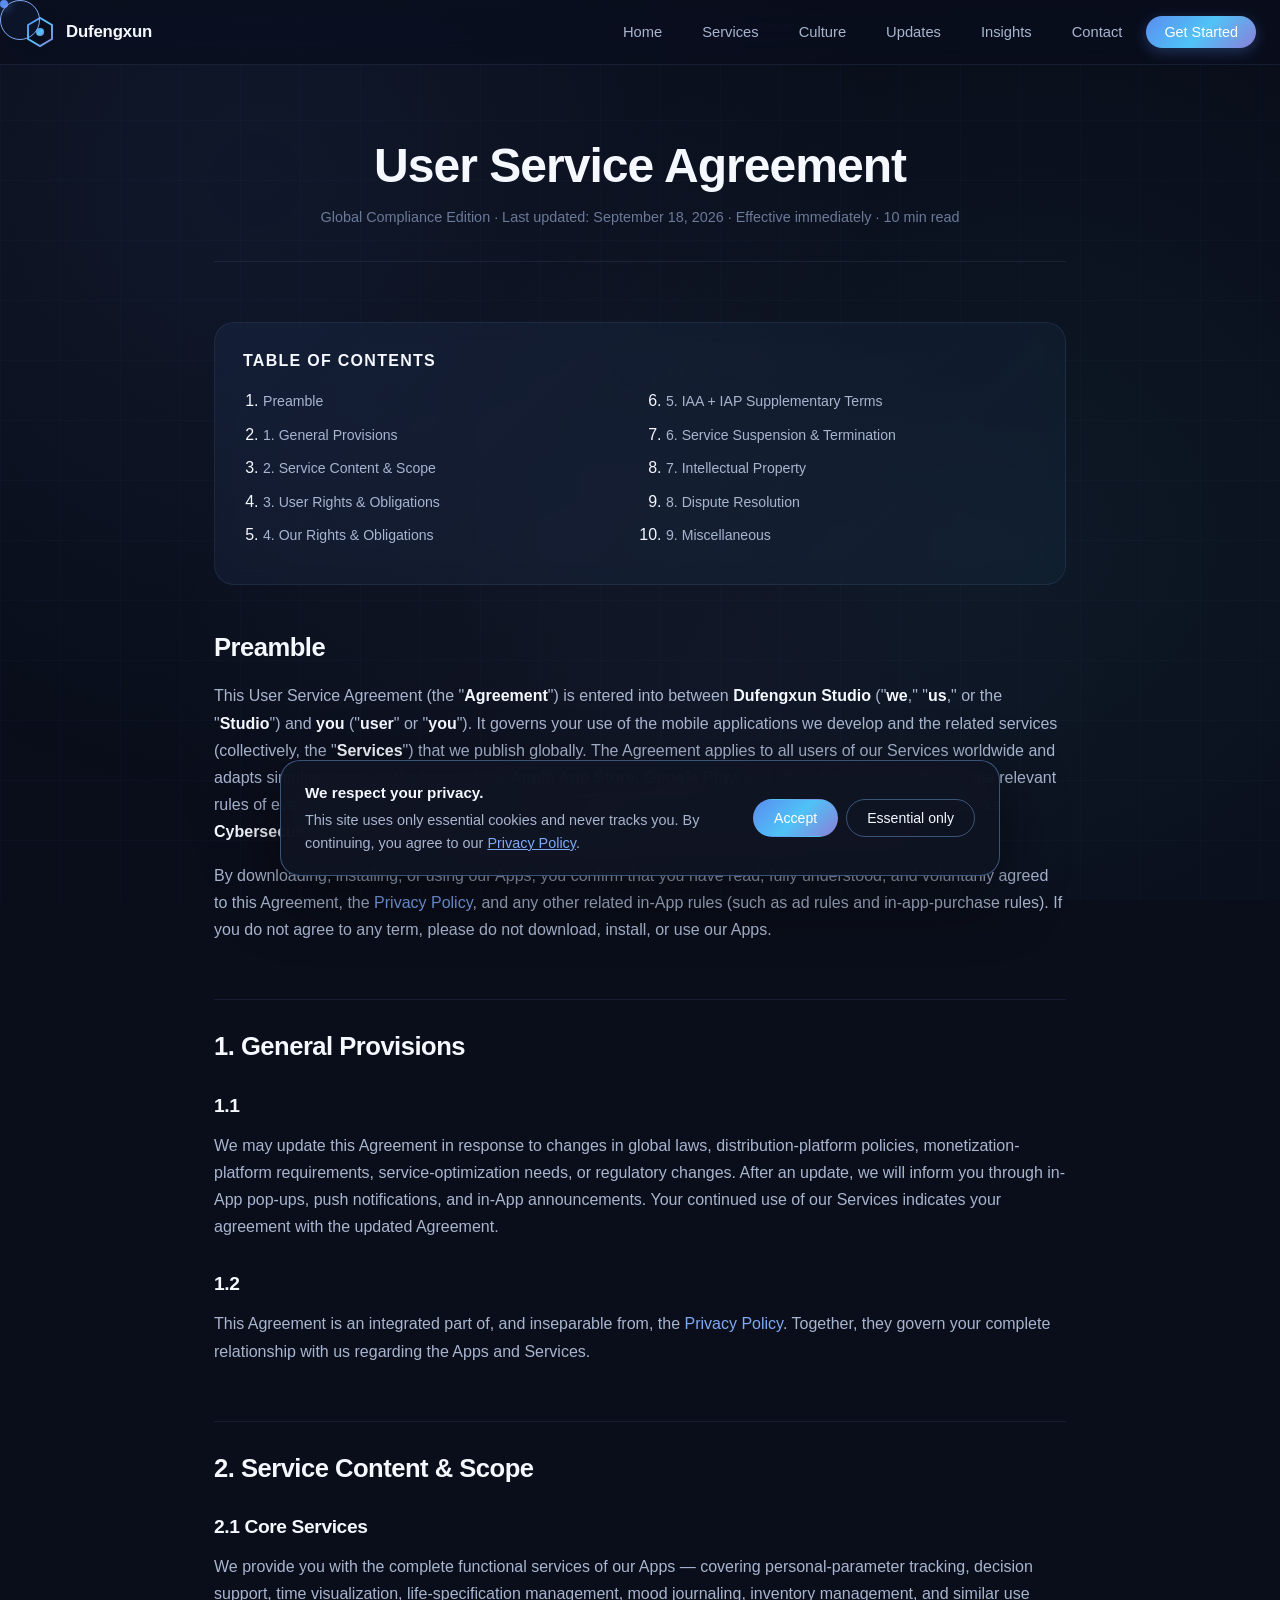
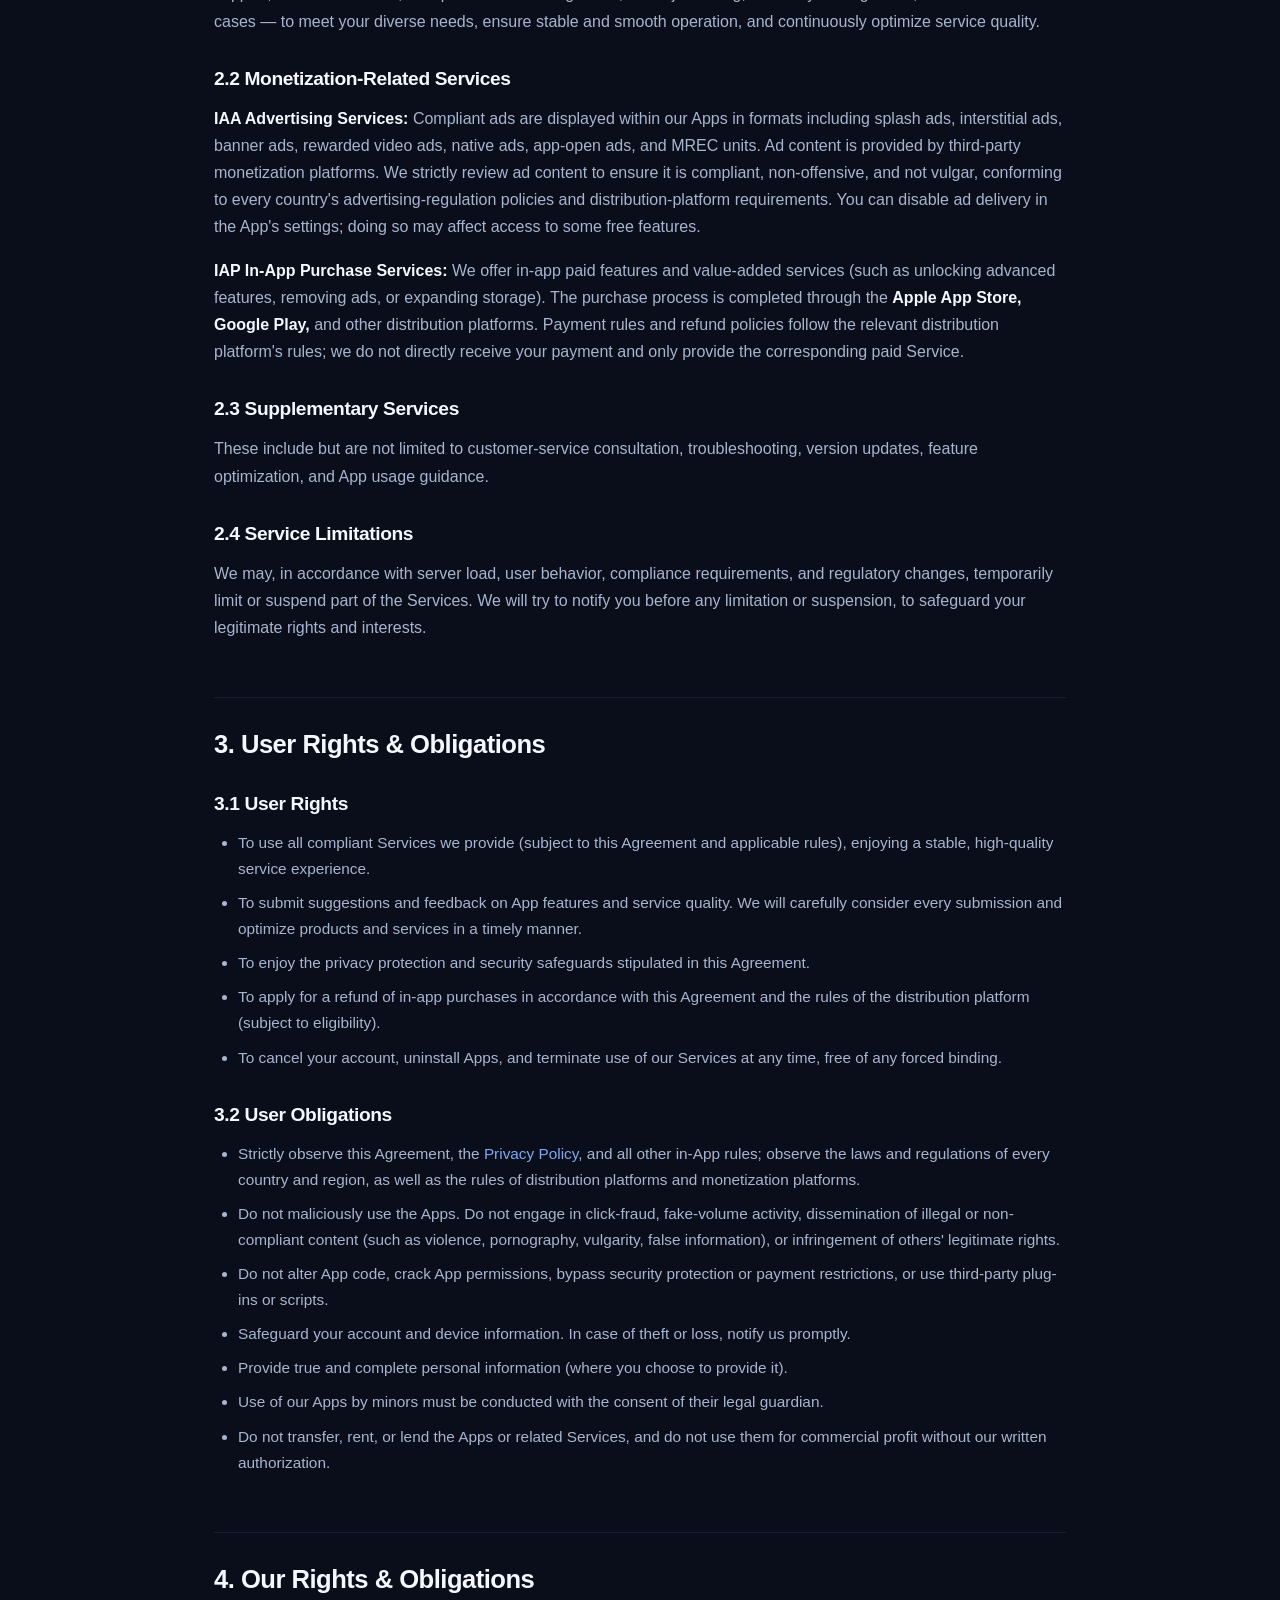
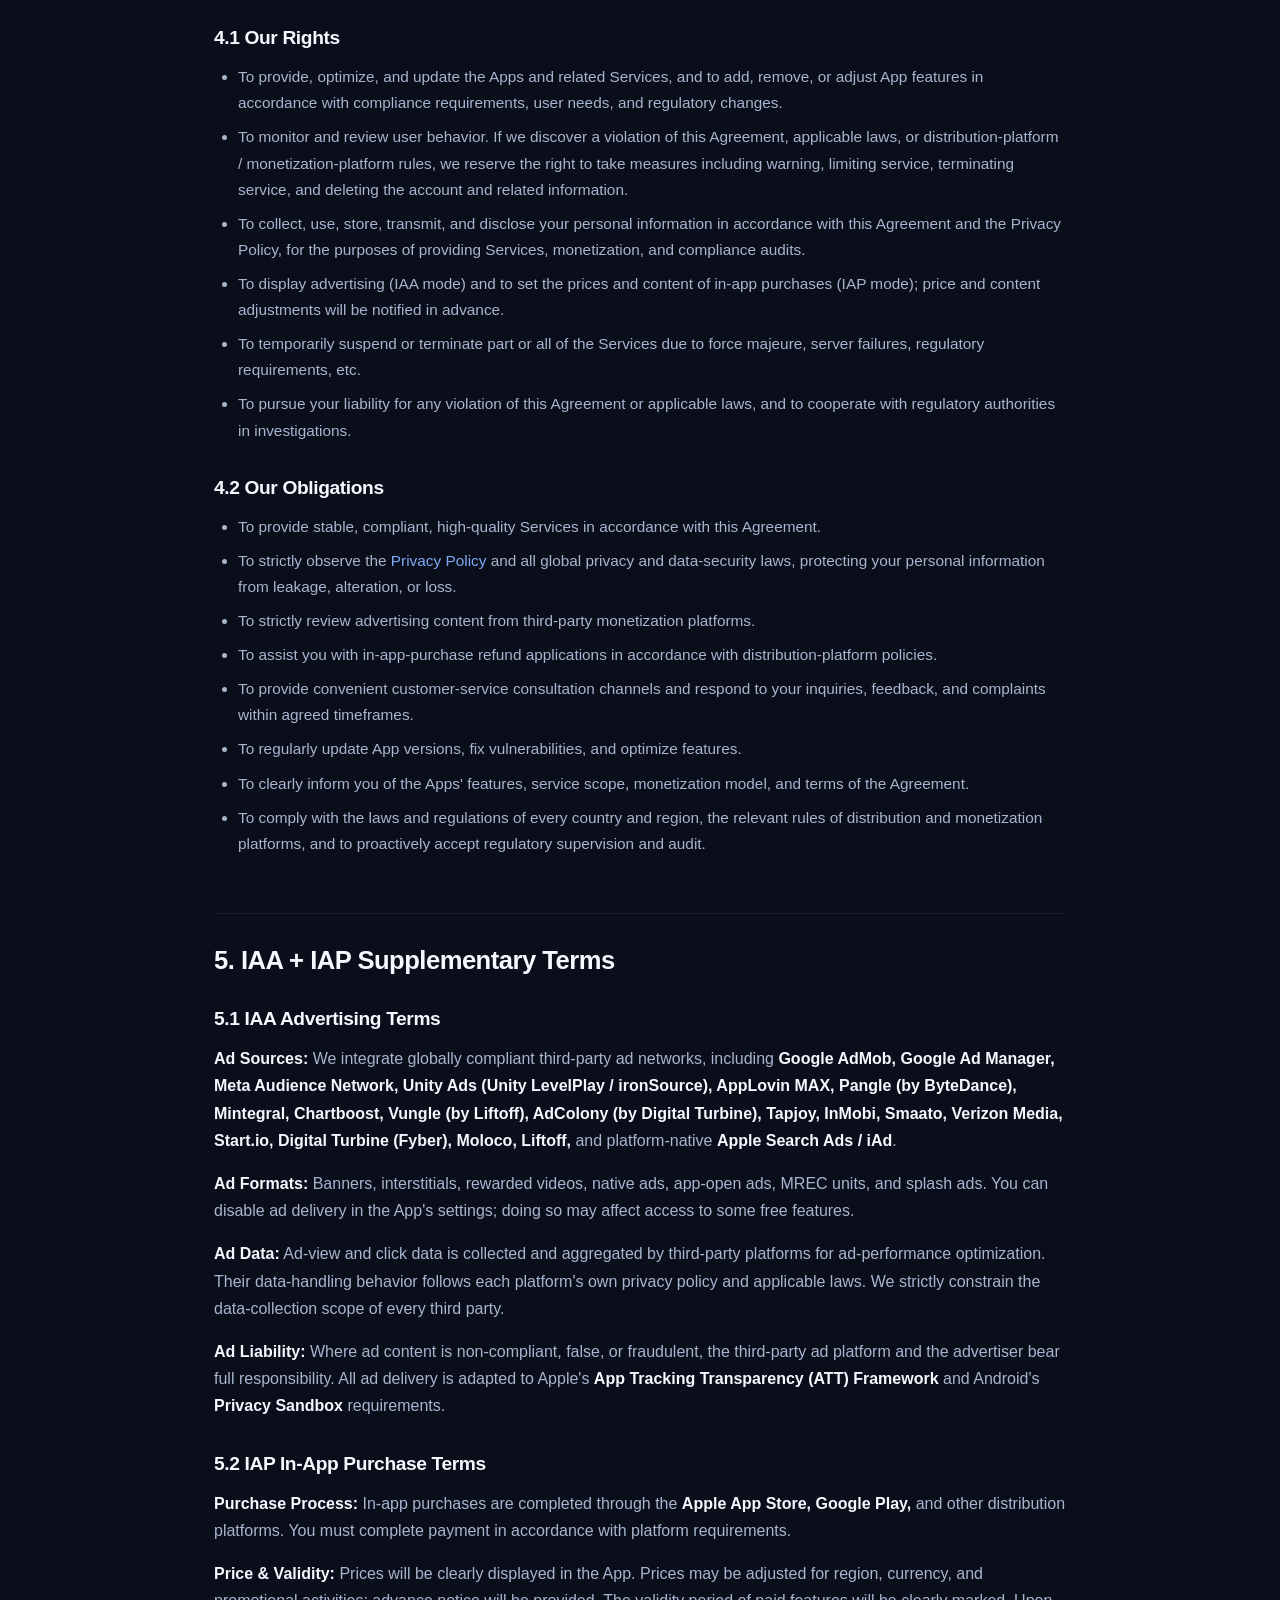
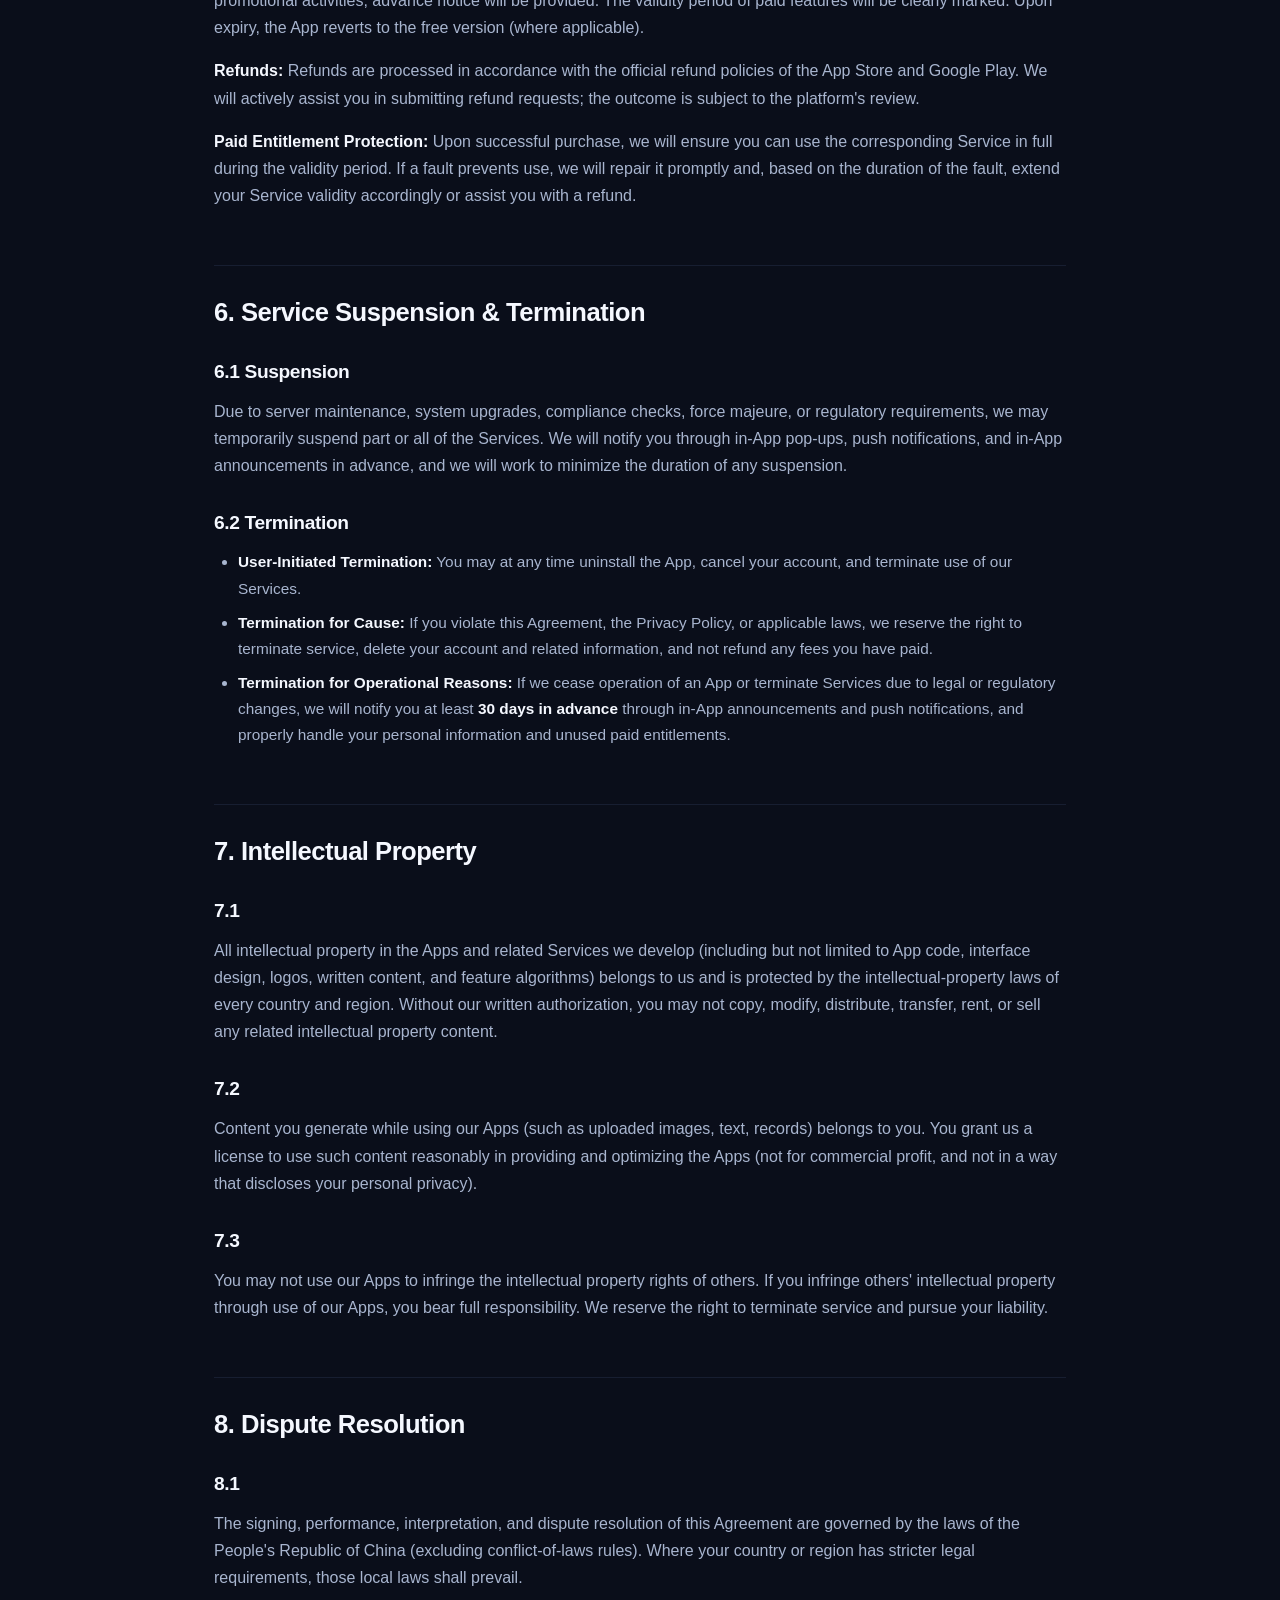
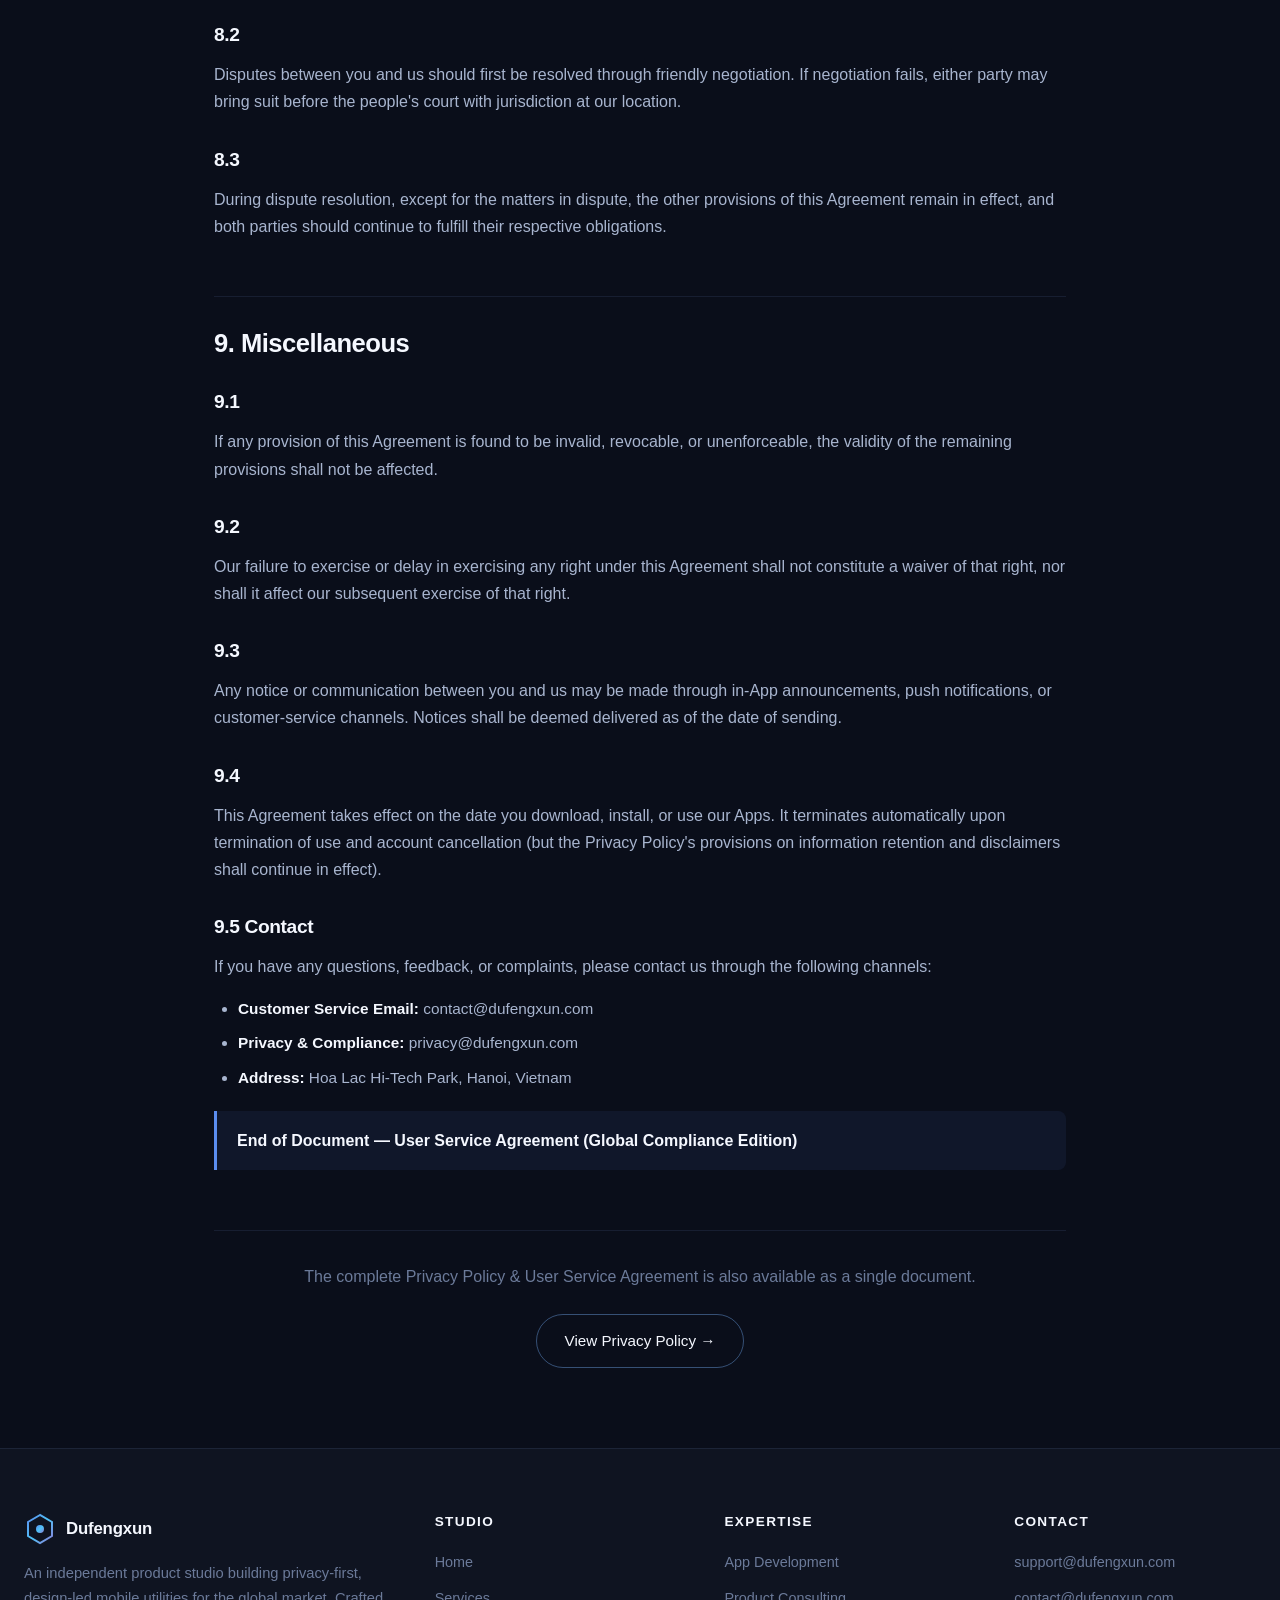
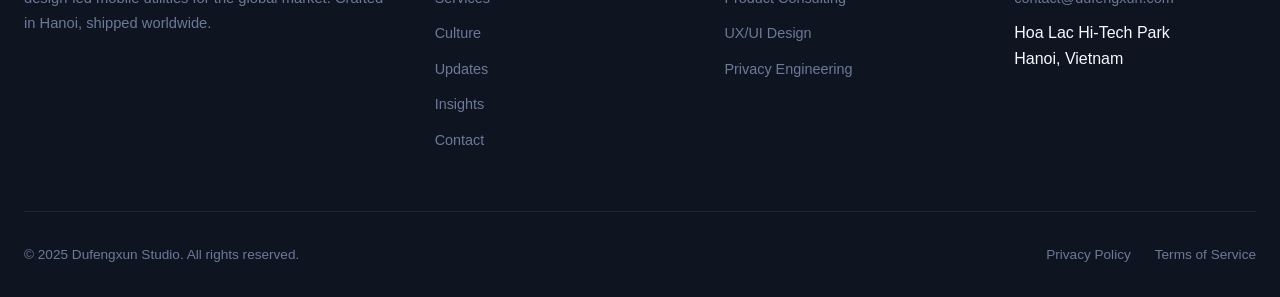
<file: terms.html>
<!DOCTYPE html>
<html lang="en">
<head>
    <meta charset="UTF-8">
    <meta name="viewport" content="width=device-width, initial-scale=1.0">
    <title>Terms of Service — Global Compliance Edition | Dufengxun</title>
    <meta name="description" content="The complete User Service Agreement for Dufengxun mobile applications. Covers service scope, user rights, IAA + IAP monetization terms, intellectual property, dispute resolution, and more.">
    <meta name="robots" content="index, follow">
    <link rel="canonical" href="https://dufengxun.com/terms.html">
    <link rel="stylesheet" href="css/style.css">
    <link rel="icon" type="image/svg+xml" href="images/favicon.svg">
</head>
<body>
    <nav class="navbar" data-component="navbar"></nav>

    <div class="legal-page">
        <div class="legal-container">
            <div class="legal-header">
                <h1>User Service Agreement</h1>
                <p class="meta">Global Compliance Edition · Last updated: September 18, 2026 · Effective immediately</p>
            </div>

            <div class="legal-toc">
                <h4>Table of Contents</h4>
                <ol>
                    <li><a href="#preamble">Preamble</a></li>
                    <li><a href="#s1">1. General Provisions</a></li>
                    <li><a href="#s2">2. Service Content &amp; Scope</a></li>
                    <li><a href="#s3">3. User Rights &amp; Obligations</a></li>
                    <li><a href="#s4">4. Our Rights &amp; Obligations</a></li>
                    <li><a href="#s5">5. IAA + IAP Supplementary Terms</a></li>
                    <li><a href="#s6">6. Service Suspension &amp; Termination</a></li>
                    <li><a href="#s7">7. Intellectual Property</a></li>
                    <li><a href="#s8">8. Dispute Resolution</a></li>
                    <li><a href="#s9">9. Miscellaneous</a></li>
                </ol>
            </div>

            <div class="legal-content">
                <h2 id="preamble">Preamble</h2>
                <p>This User Service Agreement (the "<strong>Agreement</strong>") is entered into between <strong>Dufengxun Studio</strong> ("<strong>we</strong>," "<strong>us</strong>," or the "<strong>Studio</strong>") and <strong>you</strong> ("<strong>user</strong>" or "<strong>you</strong>"). It governs your use of the mobile applications we develop and the related services (collectively, the "<strong>Services</strong>") that we publish globally. The Agreement applies to all users of our Services worldwide and adapts simultaneously to the terms of the <strong>Apple App Store, Google Play,</strong> and other distribution platforms, the relevant rules of every monetization platform, and the laws and regulations of every country and region (such as China's <strong>Cybersecurity Law</strong> and the EU's <strong>E-Commerce Directive</strong>), ensuring full compliance of the Services.</p>
                <p>By downloading, installing, or using our Apps, you confirm that you have read, fully understood, and voluntarily agreed to this Agreement, the <a href="privacy.html">Privacy Policy</a>, and any other related in-App rules (such as ad rules and in-app-purchase rules). If you do not agree to any term, please do not download, install, or use our Apps.</p>

                <h2 id="s1">1. General Provisions</h2>
                <h3>1.1</h3>
                <p>We may update this Agreement in response to changes in global laws, distribution-platform policies, monetization-platform requirements, service-optimization needs, or regulatory changes. After an update, we will inform you through in-App pop-ups, push notifications, and in-App announcements. Your continued use of our Services indicates your agreement with the updated Agreement.</p>
                <h3>1.2</h3>
                <p>This Agreement is an integrated part of, and inseparable from, the <a href="privacy.html">Privacy Policy</a>. Together, they govern your complete relationship with us regarding the Apps and Services.</p>

                <h2 id="s2">2. Service Content &amp; Scope</h2>
                <h3>2.1 Core Services</h3>
                <p>We provide you with the complete functional services of our Apps — covering personal-parameter tracking, decision support, time visualization, life-specification management, mood journaling, inventory management, and similar use cases — to meet your diverse needs, ensure stable and smooth operation, and continuously optimize service quality.</p>

                <h3>2.2 Monetization-Related Services</h3>
                <p><strong>IAA Advertising Services:</strong> Compliant ads are displayed within our Apps in formats including splash ads, interstitial ads, banner ads, rewarded video ads, native ads, app-open ads, and MREC units. Ad content is provided by third-party monetization platforms. We strictly review ad content to ensure it is compliant, non-offensive, and not vulgar, conforming to every country's advertising-regulation policies and distribution-platform requirements. You can disable ad delivery in the App's settings; doing so may affect access to some free features.</p>
                <p><strong>IAP In-App Purchase Services:</strong> We offer in-app paid features and value-added services (such as unlocking advanced features, removing ads, or expanding storage). The purchase process is completed through the <strong>Apple App Store, Google Play,</strong> and other distribution platforms. Payment rules and refund policies follow the relevant distribution platform's rules; we do not directly receive your payment and only provide the corresponding paid Service.</p>

                <h3>2.3 Supplementary Services</h3>
                <p>These include but are not limited to customer-service consultation, troubleshooting, version updates, feature optimization, and App usage guidance.</p>

                <h3>2.4 Service Limitations</h3>
                <p>We may, in accordance with server load, user behavior, compliance requirements, and regulatory changes, temporarily limit or suspend part of the Services. We will try to notify you before any limitation or suspension, to safeguard your legitimate rights and interests.</p>

                <h2 id="s3">3. User Rights &amp; Obligations</h2>
                <h3>3.1 User Rights</h3>
                <ul>
                    <li>To use all compliant Services we provide (subject to this Agreement and applicable rules), enjoying a stable, high-quality service experience.</li>
                    <li>To submit suggestions and feedback on App features and service quality. We will carefully consider every submission and optimize products and services in a timely manner.</li>
                    <li>To enjoy the privacy protection and security safeguards stipulated in this Agreement.</li>
                    <li>To apply for a refund of in-app purchases in accordance with this Agreement and the rules of the distribution platform (subject to eligibility).</li>
                    <li>To cancel your account, uninstall Apps, and terminate use of our Services at any time, free of any forced binding.</li>
                </ul>

                <h3>3.2 User Obligations</h3>
                <ul>
                    <li>Strictly observe this Agreement, the <a href="privacy.html">Privacy Policy</a>, and all other in-App rules; observe the laws and regulations of every country and region, as well as the rules of distribution platforms and monetization platforms.</li>
                    <li>Do not maliciously use the Apps. Do not engage in click-fraud, fake-volume activity, dissemination of illegal or non-compliant content (such as violence, pornography, vulgarity, false information), or infringement of others' legitimate rights.</li>
                    <li>Do not alter App code, crack App permissions, bypass security protection or payment restrictions, or use third-party plug-ins or scripts.</li>
                    <li>Safeguard your account and device information. In case of theft or loss, notify us promptly.</li>
                    <li>Provide true and complete personal information (where you choose to provide it).</li>
                    <li>Use of our Apps by minors must be conducted with the consent of their legal guardian.</li>
                    <li>Do not transfer, rent, or lend the Apps or related Services, and do not use them for commercial profit without our written authorization.</li>
                </ul>

                <h2 id="s4">4. Our Rights &amp; Obligations</h2>
                <h3>4.1 Our Rights</h3>
                <ul>
                    <li>To provide, optimize, and update the Apps and related Services, and to add, remove, or adjust App features in accordance with compliance requirements, user needs, and regulatory changes.</li>
                    <li>To monitor and review user behavior. If we discover a violation of this Agreement, applicable laws, or distribution-platform / monetization-platform rules, we reserve the right to take measures including warning, limiting service, terminating service, and deleting the account and related information.</li>
                    <li>To collect, use, store, transmit, and disclose your personal information in accordance with this Agreement and the Privacy Policy, for the purposes of providing Services, monetization, and compliance audits.</li>
                    <li>To display advertising (IAA mode) and to set the prices and content of in-app purchases (IAP mode); price and content adjustments will be notified in advance.</li>
                    <li>To temporarily suspend or terminate part or all of the Services due to force majeure, server failures, regulatory requirements, etc.</li>
                    <li>To pursue your liability for any violation of this Agreement or applicable laws, and to cooperate with regulatory authorities in investigations.</li>
                </ul>

                <h3>4.2 Our Obligations</h3>
                <ul>
                    <li>To provide stable, compliant, high-quality Services in accordance with this Agreement.</li>
                    <li>To strictly observe the <a href="privacy.html">Privacy Policy</a> and all global privacy and data-security laws, protecting your personal information from leakage, alteration, or loss.</li>
                    <li>To strictly review advertising content from third-party monetization platforms.</li>
                    <li>To assist you with in-app-purchase refund applications in accordance with distribution-platform policies.</li>
                    <li>To provide convenient customer-service consultation channels and respond to your inquiries, feedback, and complaints within agreed timeframes.</li>
                    <li>To regularly update App versions, fix vulnerabilities, and optimize features.</li>
                    <li>To clearly inform you of the Apps' features, service scope, monetization model, and terms of the Agreement.</li>
                    <li>To comply with the laws and regulations of every country and region, the relevant rules of distribution and monetization platforms, and to proactively accept regulatory supervision and audit.</li>
                </ul>

                <h2 id="s5">5. IAA + IAP Supplementary Terms</h2>
                <h3>5.1 IAA Advertising Terms</h3>
                <p><strong>Ad Sources:</strong> We integrate globally compliant third-party ad networks, including <strong>Google AdMob, Google Ad Manager, Meta Audience Network, Unity Ads (Unity LevelPlay / ironSource), AppLovin MAX, Pangle (by ByteDance), Mintegral, Chartboost, Vungle (by Liftoff), AdColony (by Digital Turbine), Tapjoy, InMobi, Smaato, Verizon Media, Start.io, Digital Turbine (Fyber), Moloco, Liftoff,</strong> and platform-native <strong>Apple Search Ads / iAd</strong>.</p>
                <p><strong>Ad Formats:</strong> Banners, interstitials, rewarded videos, native ads, app-open ads, MREC units, and splash ads. You can disable ad delivery in the App's settings; doing so may affect access to some free features.</p>
                <p><strong>Ad Data:</strong> Ad-view and click data is collected and aggregated by third-party platforms for ad-performance optimization. Their data-handling behavior follows each platform's own privacy policy and applicable laws. We strictly constrain the data-collection scope of every third party.</p>
                <p><strong>Ad Liability:</strong> Where ad content is non-compliant, false, or fraudulent, the third-party ad platform and the advertiser bear full responsibility. All ad delivery is adapted to Apple's <strong>App Tracking Transparency (ATT) Framework</strong> and Android's <strong>Privacy Sandbox</strong> requirements.</p>

                <h3>5.2 IAP In-App Purchase Terms</h3>
                <p><strong>Purchase Process:</strong> In-app purchases are completed through the <strong>Apple App Store, Google Play,</strong> and other distribution platforms. You must complete payment in accordance with platform requirements.</p>
                <p><strong>Price &amp; Validity:</strong> Prices will be clearly displayed in the App. Prices may be adjusted for region, currency, and promotional activities; advance notice will be provided. The validity period of paid features will be clearly marked. Upon expiry, the App reverts to the free version (where applicable).</p>
                <p><strong>Refunds:</strong> Refunds are processed in accordance with the official refund policies of the App Store and Google Play. We will actively assist you in submitting refund requests; the outcome is subject to the platform's review.</p>
                <p><strong>Paid Entitlement Protection:</strong> Upon successful purchase, we will ensure you can use the corresponding Service in full during the validity period. If a fault prevents use, we will repair it promptly and, based on the duration of the fault, extend your Service validity accordingly or assist you with a refund.</p>

                <h2 id="s6">6. Service Suspension &amp; Termination</h2>
                <h3>6.1 Suspension</h3>
                <p>Due to server maintenance, system upgrades, compliance checks, force majeure, or regulatory requirements, we may temporarily suspend part or all of the Services. We will notify you through in-App pop-ups, push notifications, and in-App announcements in advance, and we will work to minimize the duration of any suspension.</p>

                <h3>6.2 Termination</h3>
                <ul>
                    <li><strong>User-Initiated Termination:</strong> You may at any time uninstall the App, cancel your account, and terminate use of our Services.</li>
                    <li><strong>Termination for Cause:</strong> If you violate this Agreement, the Privacy Policy, or applicable laws, we reserve the right to terminate service, delete your account and related information, and not refund any fees you have paid.</li>
                    <li><strong>Termination for Operational Reasons:</strong> If we cease operation of an App or terminate Services due to legal or regulatory changes, we will notify you at least <strong>30 days in advance</strong> through in-App announcements and push notifications, and properly handle your personal information and unused paid entitlements.</li>
                </ul>

                <h2 id="s7">7. Intellectual Property</h2>
                <h3>7.1</h3>
                <p>All intellectual property in the Apps and related Services we develop (including but not limited to App code, interface design, logos, written content, and feature algorithms) belongs to us and is protected by the intellectual-property laws of every country and region. Without our written authorization, you may not copy, modify, distribute, transfer, rent, or sell any related intellectual property content.</p>

                <h3>7.2</h3>
                <p>Content you generate while using our Apps (such as uploaded images, text, records) belongs to you. You grant us a license to use such content reasonably in providing and optimizing the Apps (not for commercial profit, and not in a way that discloses your personal privacy).</p>

                <h3>7.3</h3>
                <p>You may not use our Apps to infringe the intellectual property rights of others. If you infringe others' intellectual property through use of our Apps, you bear full responsibility. We reserve the right to terminate service and pursue your liability.</p>

                <h2 id="s8">8. Dispute Resolution</h2>
                <h3>8.1</h3>
                <p>The signing, performance, interpretation, and dispute resolution of this Agreement are governed by the laws of the People's Republic of China (excluding conflict-of-laws rules). Where your country or region has stricter legal requirements, those local laws shall prevail.</p>

                <h3>8.2</h3>
                <p>Disputes between you and us should first be resolved through friendly negotiation. If negotiation fails, either party may bring suit before the people's court with jurisdiction at our location.</p>

                <h3>8.3</h3>
                <p>During dispute resolution, except for the matters in dispute, the other provisions of this Agreement remain in effect, and both parties should continue to fulfill their respective obligations.</p>

                <h2 id="s9">9. Miscellaneous</h2>
                <h3>9.1</h3>
                <p>If any provision of this Agreement is found to be invalid, revocable, or unenforceable, the validity of the remaining provisions shall not be affected.</p>

                <h3>9.2</h3>
                <p>Our failure to exercise or delay in exercising any right under this Agreement shall not constitute a waiver of that right, nor shall it affect our subsequent exercise of that right.</p>

                <h3>9.3</h3>
                <p>Any notice or communication between you and us may be made through in-App announcements, push notifications, or customer-service channels. Notices shall be deemed delivered as of the date of sending.</p>

                <h3>9.4</h3>
                <p>This Agreement takes effect on the date you download, install, or use our Apps. It terminates automatically upon termination of use and account cancellation (but the Privacy Policy's provisions on information retention and disclaimers shall continue in effect).</p>

                <h3>9.5 Contact</h3>
                <p>If you have any questions, feedback, or complaints, please contact us through the following channels:</p>
                <ul>
                    <li><strong>Customer Service Email:</strong> contact@dufengxun.com</li>
                    <li><strong>Privacy &amp; Compliance:</strong> privacy@dufengxun.com</li>
                    <li><strong>Address:</strong> Hoa Lac Hi-Tech Park, Hanoi, Vietnam</li>
                </ul>

                <div class="highlight-box">
                    <p><strong>End of Document — User Service Agreement (Global Compliance Edition)</strong></p>
                </div>
            </div>

            <div style="margin-top: 60px; padding-top: 32px; border-top: 1px solid var(--color-border); text-align: center;">
                <p style="margin-bottom: 24px; color: var(--color-text-tertiary);">The complete Privacy Policy &amp; User Service Agreement is also available as a single document.</p>
                <a href="privacy.html" class="btn btn-secondary">View Privacy Policy →</a>
            </div>
        </div>
    </div>

    <footer class="footer" data-component="footer"></footer>

    <script src="js/components.js"></script>
    <script src="js/app.js"></script>
    <script src="js/main.js"></script>
</body>
</html>
        </div>
    </div>
</body>
</html>
</file>
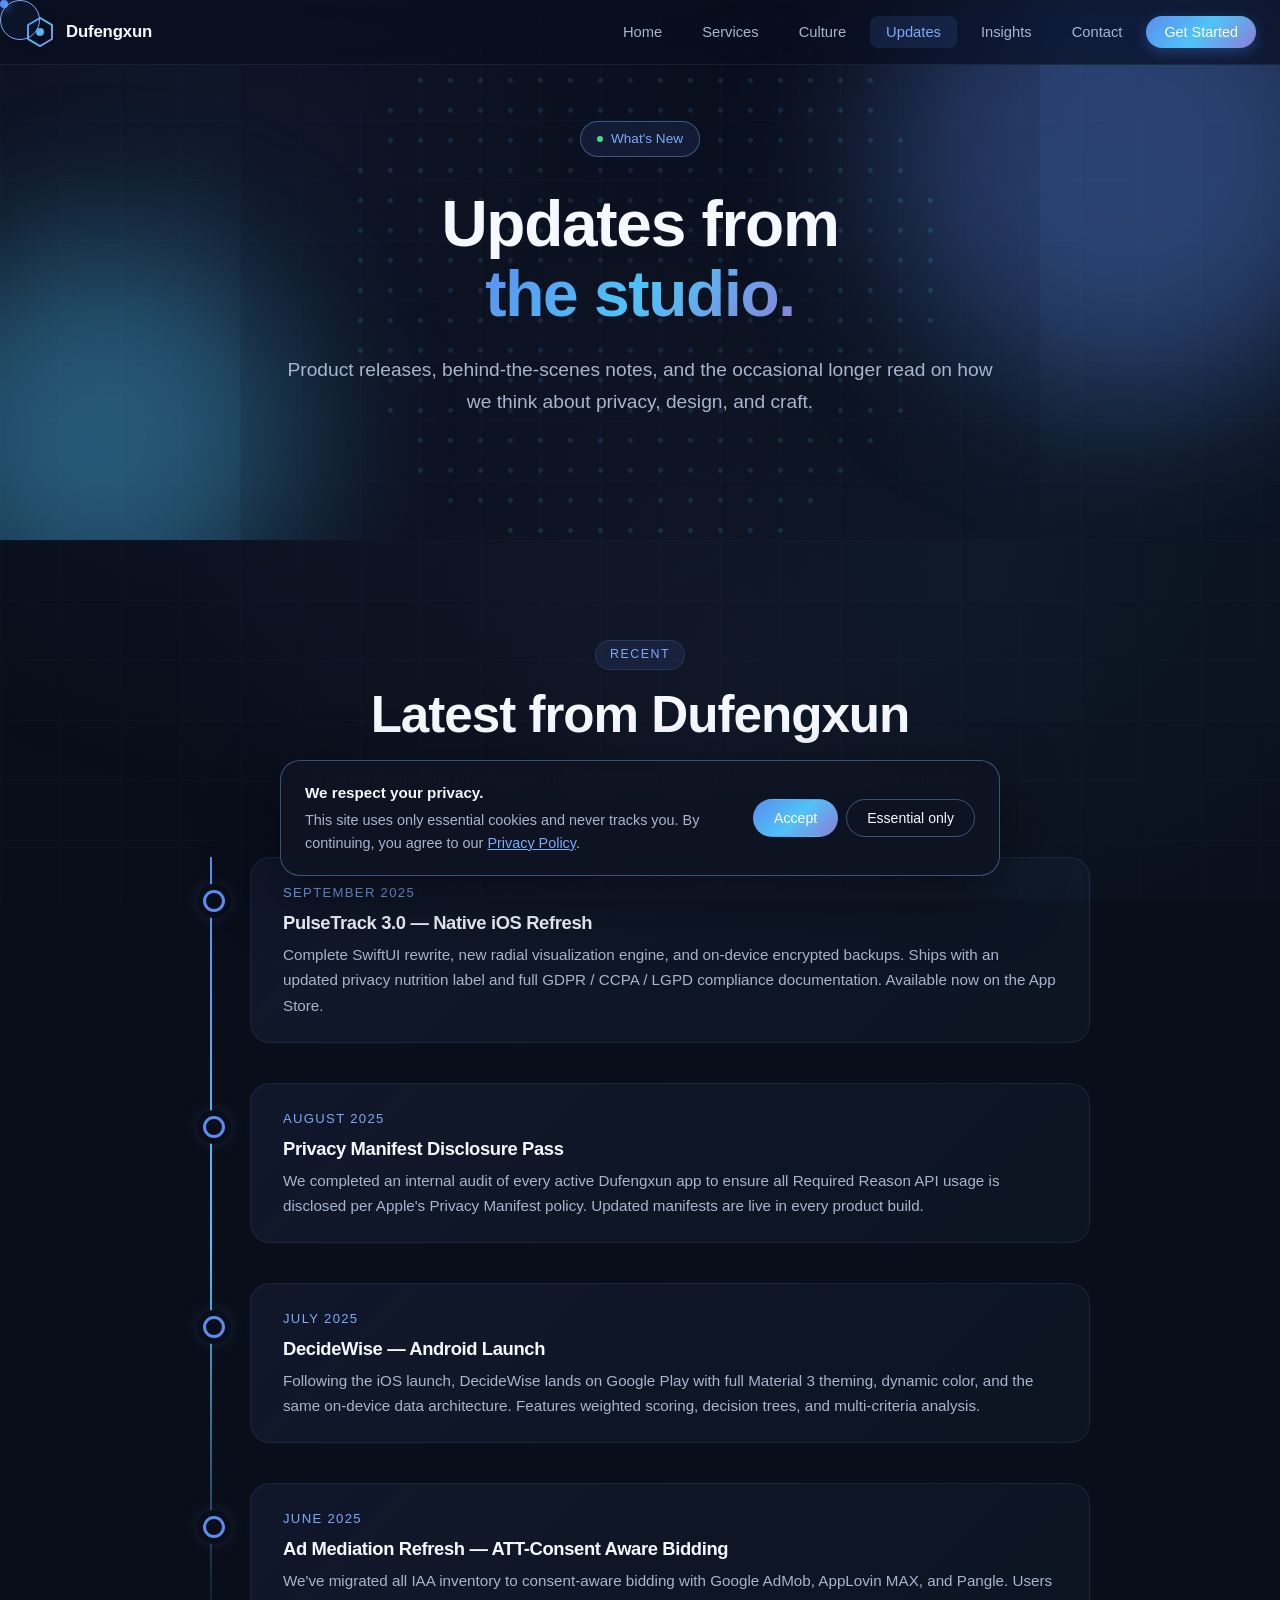
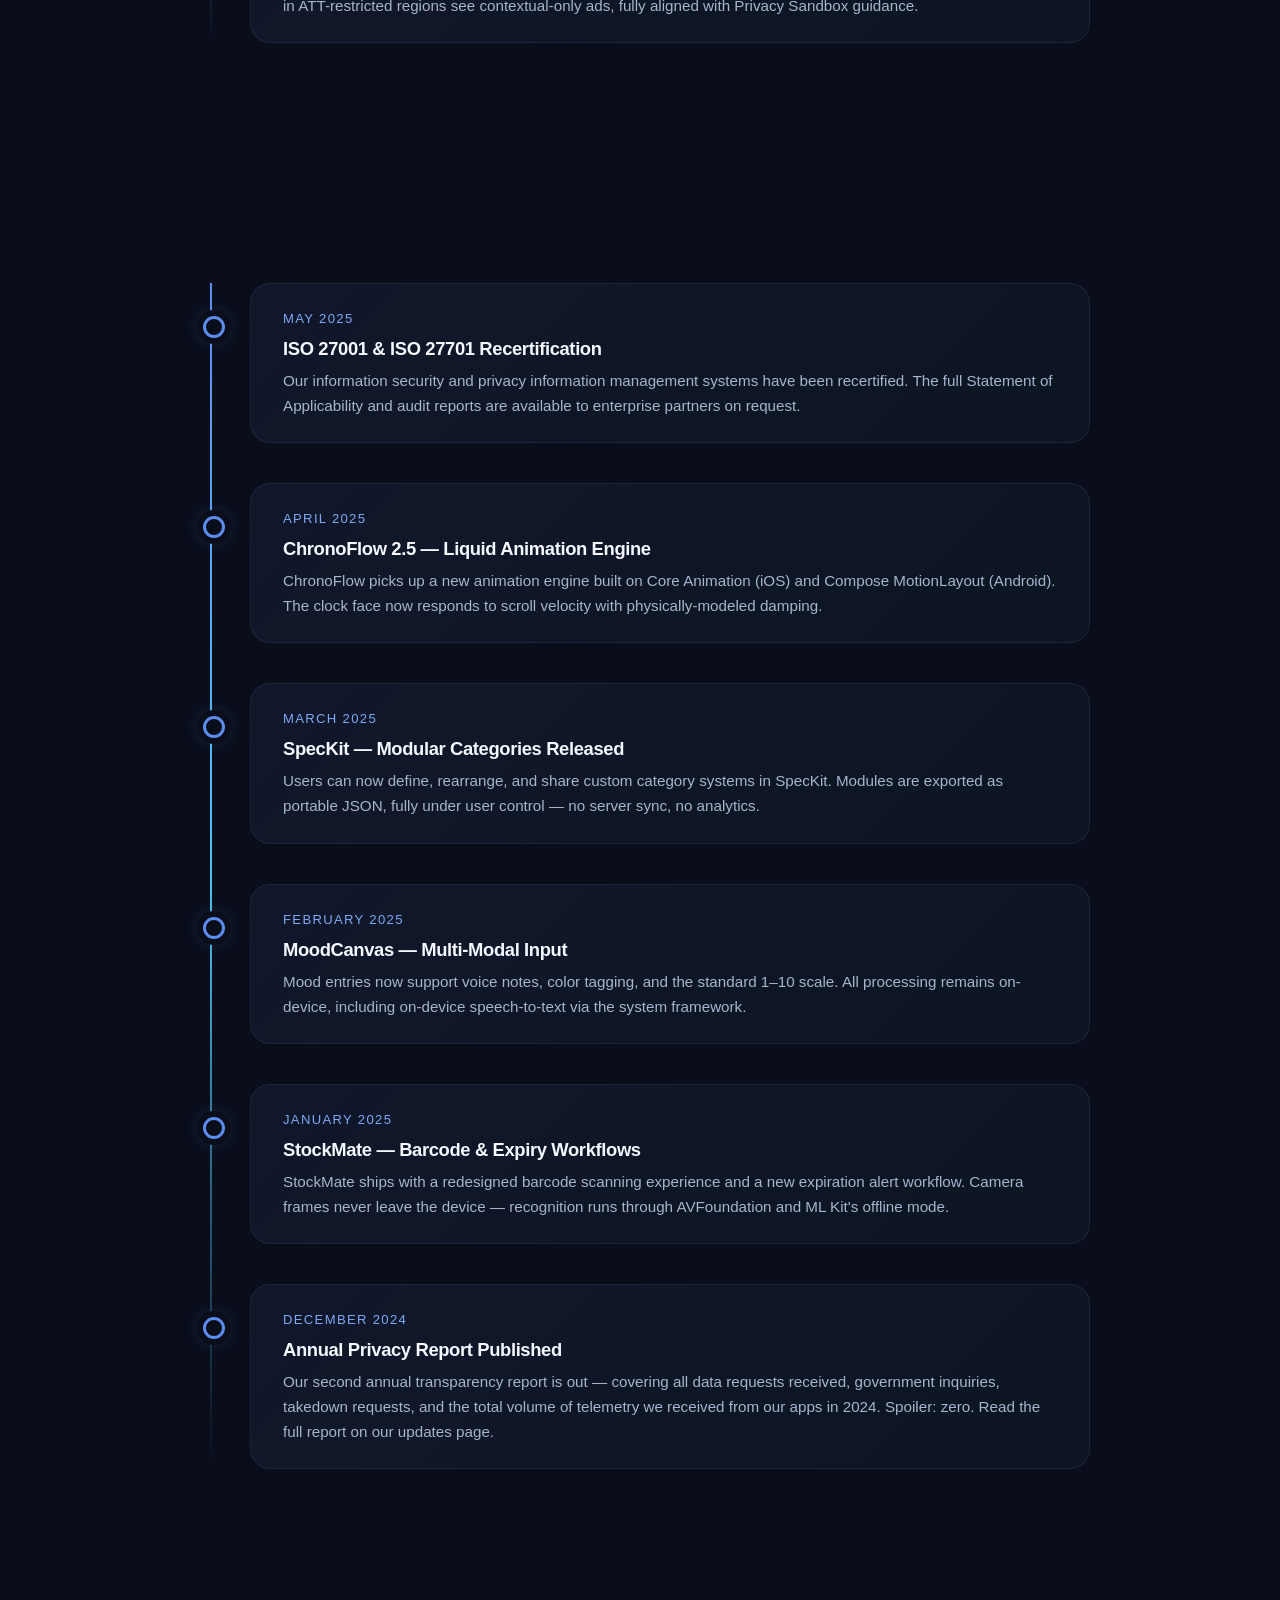
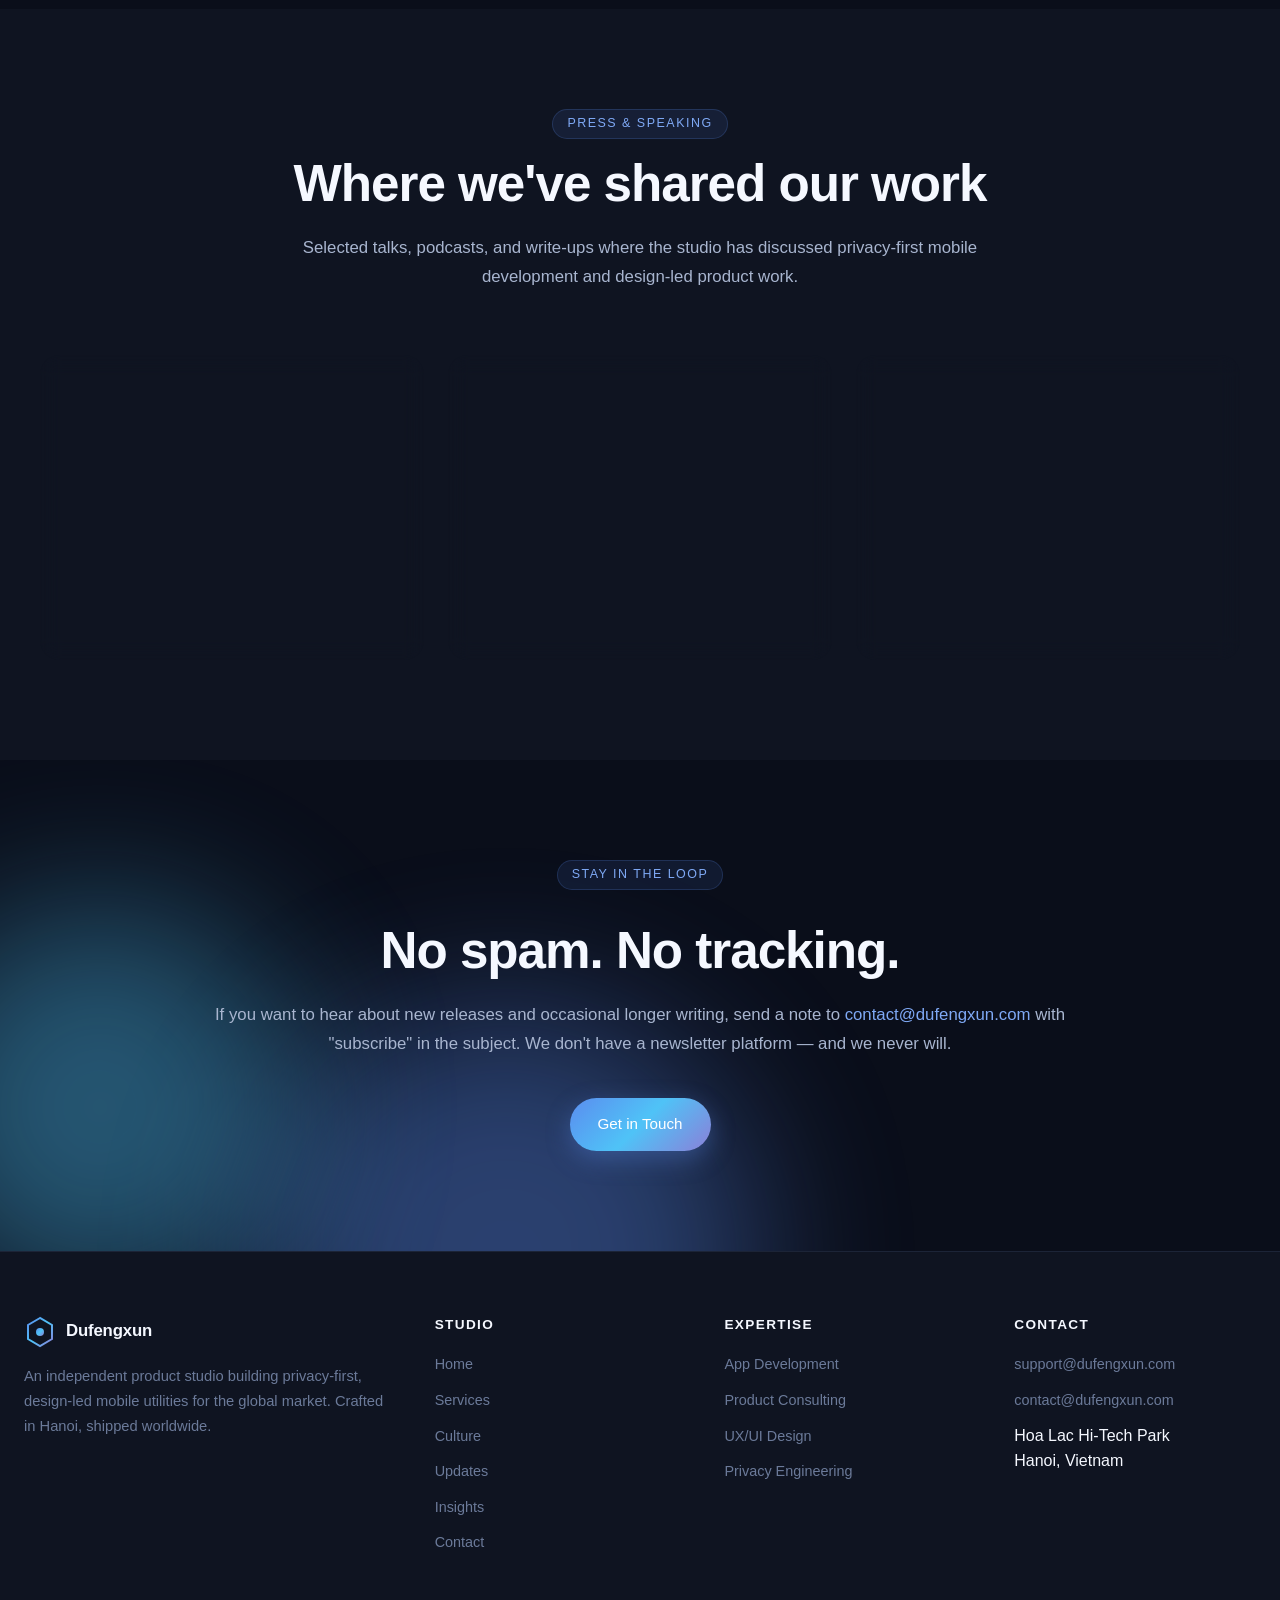
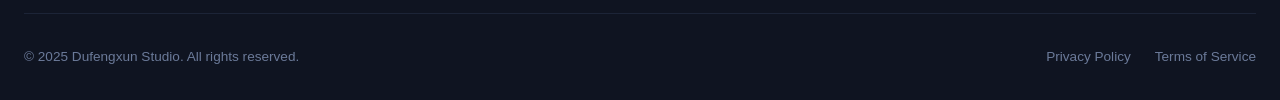
<file: updates.html>
<!DOCTYPE html>
<html lang="en">
<head>
    <meta charset="UTF-8">
    <meta name="viewport" content="width=device-width, initial-scale=1.0">
    <title>Updates — News & Releases | Dufengxun</title>
    <meta name="description" content="Product releases, studio news, and insights from Dufengxun — privacy-first mobile product studio shipping on iOS, Android, and the open web.">
    <meta name="keywords" content="app updates, product releases, studio news, mobile product, dufengxun updates">
    <meta name="robots" content="index, follow">
    <link rel="canonical" href="https://dufengxun.com/updates.html">
    <link rel="stylesheet" href="css/style.css">
    <link rel="icon" type="image/svg+xml" href="images/favicon.svg">
</head>
<body>
    <nav class="navbar" data-component="navbar"></nav>

    <section class="hero" style="min-height: 60vh;">
        <div class="hero-bg-orb orb-1"></div>
        <div class="hero-bg-orb orb-2"></div>
        <img src="images/pattern.png" alt="" class="hero-bg-image" aria-hidden="true" style="opacity: 0.12; max-width: 800px;">
        <div class="container">
            <div class="hero-content">
                <div class="hero-badge"><span class="pulse-dot"></span><span>What's New</span></div>
                <h1 class="hero-title">Updates from<br><span class="gradient-text">the studio.</span></h1>
                <p class="hero-subtitle">Product releases, behind-the-scenes notes, and the occasional longer read on how we think about privacy, design, and craft.</p>
            </div>
        </div>
    </section>

    <section>
        <div class="container">
            <div class="section-header reveal">
                <span class="section-tag">Recent</span>
                <h2 class="section-title">Latest from Dufengxun</h2>
                <p class="section-desc">A chronological log of releases, milestones, and writing. We update this page as we ship.</p>
            </div>

            <div class="timeline">
                <div class="timeline-item reveal">
                    <div class="timeline-date">September 2025</div>
                    <h3 class="timeline-title">PulseTrack 3.0 — Native iOS Refresh</h3>
                    <p class="timeline-desc">Complete SwiftUI rewrite, new radial visualization engine, and on-device encrypted backups. Ships with an updated privacy nutrition label and full GDPR / CCPA / LGPD compliance documentation. Available now on the App Store.</p>
                </div>

                <div class="timeline-item reveal">
                    <div class="timeline-date">August 2025</div>
                    <h3 class="timeline-title">Privacy Manifest Disclosure Pass</h3>
                    <p class="timeline-desc">We completed an internal audit of every active Dufengxun app to ensure all Required Reason API usage is disclosed per Apple's Privacy Manifest policy. Updated manifests are live in every product build.</p>
                </div>

                <div class="timeline-item reveal">
                    <div class="timeline-date">July 2025</div>
                    <h3 class="timeline-title">DecideWise — Android Launch</h3>
                    <p class="timeline-desc">Following the iOS launch, DecideWise lands on Google Play with full Material 3 theming, dynamic color, and the same on-device data architecture. Features weighted scoring, decision trees, and multi-criteria analysis.</p>
                </div>

                <div class="timeline-item reveal">
                    <div class="timeline-date">June 2025</div>
                    <h3 class="timeline-title">Ad Mediation Refresh — ATT-Consent Aware Bidding</h3>
                    <p class="timeline-desc">We've migrated all IAA inventory to consent-aware bidding with Google AdMob, AppLovin MAX, and Pangle. Users in ATT-restricted regions see contextual-only ads, fully aligned with Privacy Sandbox guidance.</p>
                </div>
            </div>
        </div>
    </section>

    <section>
        <div class="container">
            <div class="timeline">
                <div class="timeline-item reveal">
                    <div class="timeline-date">May 2025</div>
                    <h3 class="timeline-title">ISO 27001 &amp; ISO 27701 Recertification</h3>
                    <p class="timeline-desc">Our information security and privacy information management systems have been recertified. The full Statement of Applicability and audit reports are available to enterprise partners on request.</p>
                </div>

                <div class="timeline-item reveal">
                    <div class="timeline-date">April 2025</div>
                    <h3 class="timeline-title">ChronoFlow 2.5 — Liquid Animation Engine</h3>
                    <p class="timeline-desc">ChronoFlow picks up a new animation engine built on Core Animation (iOS) and Compose MotionLayout (Android). The clock face now responds to scroll velocity with physically-modeled damping.</p>
                </div>

                <div class="timeline-item reveal">
                    <div class="timeline-date">March 2025</div>
                    <h3 class="timeline-title">SpecKit — Modular Categories Released</h3>
                    <p class="timeline-desc">Users can now define, rearrange, and share custom category systems in SpecKit. Modules are exported as portable JSON, fully under user control — no server sync, no analytics.</p>
                </div>

                <div class="timeline-item reveal">
                    <div class="timeline-date">February 2025</div>
                    <h3 class="timeline-title">MoodCanvas — Multi-Modal Input</h3>
                    <p class="timeline-desc">Mood entries now support voice notes, color tagging, and the standard 1–10 scale. All processing remains on-device, including on-device speech-to-text via the system framework.</p>
                </div>

                <div class="timeline-item reveal">
                    <div class="timeline-date">January 2025</div>
                    <h3 class="timeline-title">StockMate — Barcode &amp; Expiry Workflows</h3>
                    <p class="timeline-desc">StockMate ships with a redesigned barcode scanning experience and a new expiration alert workflow. Camera frames never leave the device — recognition runs through AVFoundation and ML Kit's offline mode.</p>
                </div>

                <div class="timeline-item reveal">
                    <div class="timeline-date">December 2024</div>
                    <h3 class="timeline-title">Annual Privacy Report Published</h3>
                    <p class="timeline-desc">Our second annual transparency report is out — covering all data requests received, government inquiries, takedown requests, and the total volume of telemetry we received from our apps in 2024. Spoiler: zero. Read the full report on our updates page.</p>
                </div>
            </div>
        </div>
    </section>

    <section style="background: var(--color-bg-secondary);">
        <div class="container">
            <div class="section-header reveal">
                <span class="section-tag">Press &amp; Speaking</span>
                <h2 class="section-title">Where we've shared our work</h2>
                <p class="section-desc">Selected talks, podcasts, and write-ups where the studio has discussed privacy-first mobile development and design-led product work.</p>
            </div>

            <div class="card-grid">
                <div class="card reveal reveal-delay-1">
                    <div class="card-icon">
                        <svg viewBox="0 0 24 24" fill="none" stroke="currentColor" stroke-width="2" stroke-linecap="round" stroke-linejoin="round"><polygon points="23 7 16 12 23 17 23 7"/><rect x="1" y="5" width="15" height="14" rx="2" ry="2"/></svg>
                    </div>
                    <h3 class="card-title">Building a Privacy-First Mobile Studio</h3>
                    <p class="card-desc">A 40-minute talk on the operational realities of running a no-tracking mobile product business — including how we work with ad networks without compromising our principles.</p>
                </div>

                <div class="card reveal reveal-delay-2">
                    <div class="card-icon">
                        <svg viewBox="0 0 24 24" fill="none" stroke="currentColor" stroke-width="2" stroke-linecap="round" stroke-linejoin="round"><path d="M12 20h9M16.5 3.5a2.12 2.12 0 0 1 3 3L7 19l-4 1 1-4L16.5 3.5z"/></svg>
                    </div>
                    <h3 class="card-title">Designing for Trust</h3>
                    <p class="card-desc">Essay series on how small design decisions — typography, animation, copy, color — compound into user trust. Practical patterns from the Dufengxun design system.</p>
                </div>

                <div class="card reveal reveal-delay-3">
                    <div class="card-icon">
                        <svg viewBox="0 0 24 24" fill="none" stroke="currentColor" stroke-width="2" stroke-linecap="round" stroke-linejoin="round"><circle cx="12" cy="12" r="10"/><line x1="2" y1="12" x2="22" y2="12"/><path d="M12 2a15.3 15.3 0 0 1 4 10 15.3 15.3 0 0 1-4 10 15.3 15.3 0 0 1-4-10 15.3 15.3 0 0 1 4-10z"/></svg>
                    </div>
                    <h3 class="card-title">Crossing Borders with Privacy</h3>
                    <p class="card-desc">A practitioner's guide to GDPR, CCPA, LGPD, and PIPL — written for mobile developers who want to ship globally without becoming a privacy lawyer first.</p>
                </div>
            </div>
        </div>
    </section>

    <section style="position: relative; overflow: hidden;">
        <div class="hero-bg-orb orb-1" style="top: 50%; left: 20%;"></div>
        <div class="hero-bg-orb orb-2" style="top: 30%; right: 20%;"></div>
        <div class="container-narrow" style="text-align: center; position: relative; z-index: 2;">
            <div class="reveal">
                <span class="section-tag">Stay in the loop</span>
                <h2 class="section-title" style="margin-top: 16px;">No spam. No tracking.</h2>
                <p class="section-desc" style="margin-bottom: 40px;">If you want to hear about new releases and occasional longer writing, send a note to <a href="mailto:contact@dufengxun.com">contact@dufengxun.com</a> with "subscribe" in the subject. We don't have a newsletter platform — and we never will.</p>
                <a href="contact.html" class="btn btn-primary">Get in Touch</a>
            </div>
        </div>
    </section>

    <footer class="footer" data-component="footer"></footer>

    <script src="js/components.js"></script>
    <script src="js/app.js"></script>
    <script src="js/main.js"></script>
</body>
</html>
</file>
<file: css/style.css>
/* ============================================
   Dufengxun.com - Global Styles
   Apple-style minimalist with cool color palette
   ============================================ */

* {
    margin: 0;
    padding: 0;
    box-sizing: border-box;
    -webkit-font-smoothing: antialiased;
    -moz-osx-font-smoothing: grayscale;
}

:root {
    --color-bg-primary: #0a0e1a;
    --color-bg-secondary: #0f1421;
    --color-bg-tertiary: #161b2c;
    --color-surface: rgba(22, 27, 44, 0.6);
    --color-surface-elevated: rgba(28, 35, 56, 0.8);
    --color-border: rgba(100, 130, 180, 0.15);
    --color-border-hover: rgba(120, 180, 255, 0.4);
    --color-text-primary: #f5f8ff;
    --color-text-secondary: #a8b5cf;
    --color-text-tertiary: #6b7a99;
    --color-accent: #5b8def;
    --color-accent-light: #7fa9f5;
    --color-accent-dark: #3a6fd8;
    --color-cyan: #4fc3f7;
    --color-purple: #8b7fd8;
    --color-success: #4ade80;
    --color-warning: #fbbf24;
    --gradient-primary: linear-gradient(135deg, #5b8def 0%, #4fc3f7 50%, #8b7fd8 100%);
    --gradient-cool: linear-gradient(135deg, #1a2547 0%, #0f1421 100%);
    --gradient-card: linear-gradient(135deg, rgba(91, 141, 239, 0.08) 0%, rgba(79, 195, 247, 0.04) 100%);
    --shadow-sm: 0 2px 8px rgba(0, 0, 0, 0.2);
    --shadow-md: 0 8px 24px rgba(0, 0, 0, 0.25);
    --shadow-lg: 0 16px 48px rgba(0, 0, 0, 0.35);
    --shadow-glow: 0 0 40px rgba(91, 141, 239, 0.2);
    --radius-sm: 8px;
    --radius-md: 14px;
    --radius-lg: 20px;
    --radius-xl: 28px;
    --transition-fast: 0.2s cubic-bezier(0.4, 0, 0.2, 1);
    --transition-base: 0.4s cubic-bezier(0.4, 0, 0.2, 1);
    --transition-slow: 0.7s cubic-bezier(0.4, 0, 0.2, 1);
    --font-sans: -apple-system, BlinkMacSystemFont, "SF Pro Display", "Inter", "Helvetica Neue", Arial, sans-serif;
    --font-mono: "SF Mono", "JetBrains Mono", "Consolas", monospace;
}

html {
    scroll-behavior: smooth;
    font-size: 16px;
}

body {
    font-family: var(--font-sans);
    background-color: var(--color-bg-primary);
    color: var(--color-text-primary);
    line-height: 1.6;
    overflow-x: hidden;
    min-height: 100vh;
    position: relative;
}

body::before {
    content: '';
    position: fixed;
    top: 0;
    left: 0;
    width: 100%;
    height: 100%;
    background-image:
        radial-gradient(circle at 20% 20%, rgba(91, 141, 239, 0.08) 0%, transparent 50%),
        radial-gradient(circle at 80% 60%, rgba(79, 195, 247, 0.06) 0%, transparent 50%),
        radial-gradient(circle at 50% 80%, rgba(139, 127, 216, 0.05) 0%, transparent 50%);
    z-index: -2;
    animation: backgroundShift 20s ease-in-out infinite;
}

body::after {
    content: '';
    position: fixed;
    top: 0;
    left: 0;
    width: 100%;
    height: 100%;
    background-image:
        linear-gradient(rgba(91, 141, 239, 0.03) 1px, transparent 1px),
        linear-gradient(90deg, rgba(91, 141, 239, 0.03) 1px, transparent 1px);
    background-size: 60px 60px;
    z-index: -1;
    pointer-events: none;
}

@keyframes backgroundShift {
    0%, 100% { transform: scale(1) translate(0, 0); opacity: 1; }
    50% { transform: scale(1.05) translate(1%, -1%); opacity: 0.85; }
}

h1, h2, h3, h4, h5, h6 {
    font-weight: 600;
    letter-spacing: -0.02em;
    color: var(--color-text-primary);
}

h1 { font-size: clamp(2.5rem, 5vw, 4.5rem); line-height: 1.1; }
h2 { font-size: clamp(2rem, 4vw, 3.2rem); line-height: 1.15; }
h3 { font-size: clamp(1.4rem, 2.5vw, 2rem); line-height: 1.25; }
h4 { font-size: clamp(1.1rem, 1.8vw, 1.4rem); line-height: 1.3; }

p {
    color: var(--color-text-secondary);
    font-size: 1rem;
    line-height: 1.7;
}

a {
    color: var(--color-accent-light);
    text-decoration: none;
    transition: color var(--transition-fast);
}

a:hover { color: var(--color-cyan); }

.container {
    max-width: 1280px;
    margin: 0 auto;
    padding: 0 24px;
}

.container-narrow {
    max-width: 960px;
    margin: 0 auto;
    padding: 0 24px;
}

.container-wide {
    max-width: 1440px;
    margin: 0 auto;
    padding: 0 24px;
}

/* ============================================
   NAVIGATION
   ============================================ */
.navbar {
    position: fixed;
    top: 0;
    left: 0;
    right: 0;
    z-index: 1000;
    background: rgba(10, 14, 26, 0.7);
    backdrop-filter: saturate(180%) blur(20px);
    -webkit-backdrop-filter: saturate(180%) blur(20px);
    border-bottom: 1px solid var(--color-border);
    transition: all var(--transition-base);
}

.navbar.scrolled {
    background: rgba(10, 14, 26, 0.9);
    box-shadow: var(--shadow-md);
}

.nav-container {
    max-width: 1440px;
    margin: 0 auto;
    padding: 0 24px;
    display: flex;
    align-items: center;
    justify-content: space-between;
    height: 64px;
}

.nav-logo {
    display: flex;
    align-items: center;
    gap: 10px;
    font-weight: 600;
    font-size: 1.05rem;
    color: var(--color-text-primary);
    letter-spacing: -0.01em;
}

.nav-logo svg {
    width: 32px;
    height: 32px;
    transition: transform var(--transition-base);
}

.nav-logo:hover svg { transform: rotate(15deg); }

.nav-menu {
    display: flex;
    align-items: center;
    gap: 8px;
    list-style: none;
}

.nav-link {
    padding: 8px 16px;
    color: var(--color-text-secondary);
    font-size: 0.92rem;
    font-weight: 500;
    border-radius: var(--radius-sm);
    transition: all var(--transition-fast);
}

.nav-link:hover {
    color: var(--color-text-primary);
    background: rgba(91, 141, 239, 0.08);
}

.nav-link.active {
    color: var(--color-accent-light);
    background: rgba(91, 141, 239, 0.12);
}

.nav-cta {
    padding: 8px 18px;
    background: var(--gradient-primary);
    color: white;
    border-radius: 100px;
    font-size: 0.9rem;
    font-weight: 500;
    transition: all var(--transition-fast);
    box-shadow: 0 4px 14px rgba(91, 141, 239, 0.3);
}

.nav-cta:hover {
    transform: translateY(-1px);
    box-shadow: 0 6px 20px rgba(91, 141, 239, 0.45);
    color: white;
}

.nav-toggle {
    display: none;
    flex-direction: column;
    gap: 5px;
    cursor: pointer;
    padding: 8px;
    background: transparent;
    border: none;
}

.nav-toggle span {
    display: block;
    width: 22px;
    height: 2px;
    background: var(--color-text-primary);
    border-radius: 2px;
    transition: all var(--transition-base);
}

/* ============================================
   BUTTONS
   ============================================ */
.btn {
    display: inline-flex;
    align-items: center;
    justify-content: center;
    gap: 8px;
    padding: 14px 28px;
    font-size: 0.95rem;
    font-weight: 500;
    border-radius: 100px;
    border: none;
    cursor: pointer;
    text-decoration: none;
    transition: all var(--transition-base);
    position: relative;
    overflow: hidden;
}

.btn svg { width: 18px; height: 18px; }

.btn-primary {
    background: var(--gradient-primary);
    color: white;
    box-shadow: 0 8px 24px rgba(91, 141, 239, 0.35);
}

.btn-primary:hover {
    transform: translateY(-2px);
    box-shadow: 0 12px 32px rgba(91, 141, 239, 0.5);
    color: white;
}

.btn-primary::after {
    content: '';
    position: absolute;
    top: 0;
    left: -100%;
    width: 100%;
    height: 100%;
    background: linear-gradient(90deg, transparent, rgba(255, 255, 255, 0.3), transparent);
    transition: left 0.6s;
}

.btn-primary:hover::after { left: 100%; }

.btn-secondary {
    background: transparent;
    color: var(--color-text-primary);
    border: 1px solid var(--color-border-hover);
}

.btn-secondary:hover {
    background: rgba(91, 141, 239, 0.1);
    border-color: var(--color-accent-light);
    transform: translateY(-2px);
    color: var(--color-text-primary);
}

.btn-ghost {
    background: transparent;
    color: var(--color-text-secondary);
    padding: 8px 16px;
}

.btn-ghost:hover {
    color: var(--color-text-primary);
    background: rgba(91, 141, 239, 0.08);
}

/* ============================================
   HERO SECTION
   ============================================ */
.hero {
    min-height: 100vh;
    display: flex;
    align-items: center;
    padding: 120px 0 80px;
    position: relative;
    overflow: hidden;
}

.hero-bg-image {
    position: absolute;
    top: 50%;
    left: 50%;
    transform: translate(-50%, -50%);
    width: 90%;
    max-width: 1400px;
    height: auto;
    opacity: 0.35;
    z-index: 0;
    pointer-events: none;
    filter: blur(0.5px);
    animation: heroFloat 20s ease-in-out infinite;
}

@keyframes heroFloat {
    0%, 100% { transform: translate(-50%, -50%) scale(1); }
    50% { transform: translate(-50%, -52%) scale(1.02); }
}

.hero-bg-orb {
    position: absolute;
    border-radius: 50%;
    filter: blur(80px);
    opacity: 0.4;
    z-index: 0;
    pointer-events: none;
}

.hero-bg-orb.orb-1 {
    width: 500px;
    height: 500px;
    background: var(--color-accent);
    top: -100px;
    right: -100px;
    animation: float 12s ease-in-out infinite;
}

.hero-bg-orb.orb-2 {
    width: 400px;
    height: 400px;
    background: var(--color-cyan);
    bottom: -100px;
    left: -100px;
    animation: float 15s ease-in-out infinite reverse;
}

.hero-bg-orb.orb-3 {
    width: 300px;
    height: 300px;
    background: var(--color-purple);
    top: 50%;
    left: 50%;
    transform: translate(-50%, -50%);
    animation: pulse 8s ease-in-out infinite;
}

@keyframes float {
    0%, 100% { transform: translate(0, 0); }
    50% { transform: translate(40px, -30px); }
}

@keyframes pulse {
    0%, 100% { transform: translate(-50%, -50%) scale(1); opacity: 0.3; }
    50% { transform: translate(-50%, -50%) scale(1.2); opacity: 0.5; }
}

.hero-content {
    position: relative;
    z-index: 2;
    text-align: center;
    max-width: 980px;
    margin: 0 auto;
}

.hero-badge {
    display: inline-flex;
    align-items: center;
    gap: 8px;
    padding: 6px 16px;
    background: rgba(91, 141, 239, 0.1);
    border: 1px solid var(--color-border-hover);
    border-radius: 100px;
    font-size: 0.85rem;
    color: var(--color-accent-light);
    margin-bottom: 32px;
    backdrop-filter: blur(10px);
    animation: fadeInUp 0.8s ease-out;
}

.hero-badge .pulse-dot {
    width: 6px;
    height: 6px;
    background: var(--color-success);
    border-radius: 50%;
    animation: pulseDot 2s ease-in-out infinite;
}

@keyframes pulseDot {
    0%, 100% { box-shadow: 0 0 0 0 rgba(74, 222, 128, 0.6); }
    50% { box-shadow: 0 0 0 8px rgba(74, 222, 128, 0); }
}

.hero-title {
    margin-bottom: 24px;
    animation: fadeInUp 0.8s ease-out 0.1s both;
}

.hero-title .gradient-text {
    background: var(--gradient-primary);
    -webkit-background-clip: text;
    -webkit-text-fill-color: transparent;
    background-clip: text;
    display: inline-block;
}

.hero-subtitle {
    font-size: clamp(1.05rem, 1.5vw, 1.25rem);
    color: var(--color-text-secondary);
    max-width: 720px;
    margin: 0 auto 40px;
    line-height: 1.7;
    animation: fadeInUp 0.8s ease-out 0.2s both;
}

.hero-actions {
    display: flex;
    gap: 16px;
    justify-content: center;
    flex-wrap: wrap;
    animation: fadeInUp 0.8s ease-out 0.3s both;
}

.hero-stats {
    display: grid;
    grid-template-columns: repeat(auto-fit, minmax(160px, 1fr));
    gap: 32px;
    max-width: 800px;
    margin: 80px auto 0;
    animation: fadeInUp 0.8s ease-out 0.4s both;
}

.hero-stat { text-align: center; }

.hero-stat-value {
    font-size: clamp(1.8rem, 3vw, 2.5rem);
    font-weight: 700;
    background: var(--gradient-primary);
    -webkit-background-clip: text;
    -webkit-text-fill-color: transparent;
    background-clip: text;
    margin-bottom: 4px;
    letter-spacing: -0.02em;
}

.hero-stat-label {
    font-size: 0.85rem;
    color: var(--color-text-tertiary);
    text-transform: uppercase;
    letter-spacing: 0.1em;
}

@keyframes fadeInUp {
    from { opacity: 0; transform: translateY(30px); }
    to { opacity: 1; transform: translateY(0); }
}

/* ============================================
   SECTIONS
   ============================================ */
section {
    padding: 100px 0;
    position: relative;
}

.section-header {
    text-align: center;
    max-width: 720px;
    margin: 0 auto 64px;
}

.section-tag {
    display: inline-block;
    padding: 4px 14px;
    background: rgba(91, 141, 239, 0.1);
    color: var(--color-accent-light);
    font-size: 0.78rem;
    font-weight: 500;
    border-radius: 100px;
    text-transform: uppercase;
    letter-spacing: 0.12em;
    margin-bottom: 16px;
    border: 1px solid rgba(91, 141, 239, 0.2);
}

.section-title { margin-bottom: 20px; }

.section-desc {
    font-size: 1.05rem;
    color: var(--color-text-secondary);
    line-height: 1.7;
}

/* ============================================
   CARDS
   ============================================ */
.card-grid {
    display: grid;
    grid-template-columns: repeat(3, 1fr);
    gap: 24px;
    max-width: 1200px;
    margin: 0 auto;
}

@media (max-width: 900px) {
    .card-grid {
        grid-template-columns: repeat(2, 1fr);
    }
}

@media (max-width: 600px) {
    .card-grid {
        grid-template-columns: 1fr;
    }
}

.card {
    background: var(--gradient-card);
    border: 1px solid var(--color-border);
    border-radius: var(--radius-lg);
    padding: 32px;
    transition: all var(--transition-base);
    position: relative;
    overflow: hidden;
    backdrop-filter: blur(10px);
}

.card::before {
    content: '';
    position: absolute;
    top: 0;
    left: 0;
    right: 0;
    height: 1px;
    background: linear-gradient(90deg, transparent, var(--color-accent-light), transparent);
    opacity: 0;
    transition: opacity var(--transition-base);
}

.card:hover {
    transform: translateY(-6px);
    border-color: var(--color-border-hover);
    box-shadow: var(--shadow-lg);
    background: linear-gradient(135deg, rgba(91, 141, 239, 0.12) 0%, rgba(79, 195, 247, 0.06) 100%);
}

.card:hover::before { opacity: 1; }

.card-icon {
    width: 56px;
    height: 56px;
    display: flex;
    align-items: center;
    justify-content: center;
    background: var(--gradient-primary);
    border-radius: var(--radius-md);
    margin-bottom: 20px;
    box-shadow: 0 8px 20px rgba(91, 141, 239, 0.3);
    transition: transform var(--transition-base);
}

.card:hover .card-icon { transform: scale(1.1) rotate(-5deg); }

.card-icon svg {
    width: 28px;
    height: 28px;
    color: white;
}

.card-title {
    font-size: 1.2rem;
    font-weight: 600;
    margin-bottom: 12px;
    color: var(--color-text-primary);
}

.card-desc {
    color: var(--color-text-secondary);
    font-size: 0.95rem;
    line-height: 1.7;
}

.feature-grid {
    display: grid;
    grid-template-columns: repeat(3, 1fr);
    gap: 28px;
    max-width: 1200px;
    margin: 0 auto;
}

@media (max-width: 900px) {
    .feature-grid {
        grid-template-columns: repeat(2, 1fr);
    }
}

@media (max-width: 600px) {
    .feature-grid {
        grid-template-columns: 1fr;
    }
}

.feature-card {
    background: var(--gradient-card);
    border: 1px solid var(--color-border);
    border-radius: var(--radius-xl);
    padding: 40px;
    transition: all var(--transition-base);
    position: relative;
    overflow: hidden;
}

.feature-card::after {
    content: '';
    position: absolute;
    bottom: -50%;
    right: -50%;
    width: 200%;
    height: 200%;
    background: radial-gradient(circle, rgba(91, 141, 239, 0.08) 0%, transparent 60%);
    opacity: 0;
    transition: opacity var(--transition-slow);
    pointer-events: none;
}

.feature-card:hover::after { opacity: 1; }

.feature-card:hover {
    transform: translateY(-4px);
    border-color: var(--color-border-hover);
}

.feature-card h3 {
    margin-bottom: 16px;
    display: flex;
    align-items: center;
    gap: 12px;
}

.feature-card h3 .num {
    font-family: var(--font-mono);
    font-size: 0.85rem;
    color: var(--color-accent-light);
    background: rgba(91, 141, 239, 0.1);
    padding: 4px 10px;
    border-radius: 100px;
    border: 1px solid rgba(91, 141, 239, 0.2);
}

/* ============================================
   APP SHOWCASE
   ============================================ */
.apps-showcase {
    display: grid;
    grid-template-columns: repeat(3, 1fr);
    gap: 24px;
    max-width: 1200px;
    margin: 0 auto;
}

@media (max-width: 900px) {
    .apps-showcase {
        grid-template-columns: repeat(2, 1fr);
    }
}

@media (max-width: 600px) {
    .apps-showcase {
        grid-template-columns: 1fr;
    }
}

.apps-mockups {
    display: grid;
    grid-template-columns: repeat(4, 1fr);
    gap: 24px;
    max-width: 1200px;
    margin-left: auto;
    margin-right: auto;
}

.apps-mockups > div {
    display: flex;
    align-items: center;
    justify-content: center;
}

.apps-mockups img {
    width: 100%;
    max-width: 280px;
    height: auto;
    transition: transform var(--transition-base);
}

.apps-mockups img:hover {
    transform: translateY(-8px) scale(1.02);
}

@media (max-width: 900px) {
    .apps-mockups {
        grid-template-columns: repeat(2, 1fr);
    }
}

@media (max-width: 480px) {
    .apps-mockups {
        grid-template-columns: 1fr;
    }
}

.app-card {
    background: var(--gradient-card);
    border: 1px solid var(--color-border);
    border-radius: var(--radius-lg);
    padding: 24px;
    transition: all var(--transition-base);
    cursor: pointer;
    position: relative;
    overflow: hidden;
}

.app-card:hover {
    transform: translateY(-6px) scale(1.02);
    border-color: var(--color-border-hover);
    box-shadow: var(--shadow-lg);
}

.app-icon {
    width: 72px;
    height: 72px;
    border-radius: 18px;
    display: flex;
    align-items: center;
    justify-content: center;
    margin-bottom: 18px;
    position: relative;
    overflow: hidden;
    box-shadow: 0 8px 20px rgba(0, 0, 0, 0.25);
}

.app-icon svg {
    width: 40px;
    height: 40px;
    color: white;
    z-index: 2;
}

.app-icon::after {
    content: '';
    position: absolute;
    inset: 0;
    background: linear-gradient(135deg, rgba(255, 255, 255, 0.2) 0%, transparent 50%);
}

.app-name {
    font-size: 1.1rem;
    font-weight: 600;
    color: var(--color-text-primary);
    margin-bottom: 6px;
}

.app-category {
    font-size: 0.78rem;
    color: var(--color-text-tertiary);
    text-transform: uppercase;
    letter-spacing: 0.08em;
    margin-bottom: 12px;
}

.app-desc {
    font-size: 0.9rem;
    color: var(--color-text-secondary);
    line-height: 1.6;
    margin-bottom: 16px;
}

.app-platforms {
    display: flex;
    gap: 8px;
    flex-wrap: wrap;
}

.platform-tag {
    font-size: 0.72rem;
    padding: 3px 10px;
    background: rgba(91, 141, 239, 0.1);
    border: 1px solid rgba(91, 141, 239, 0.2);
    color: var(--color-accent-light);
    border-radius: 100px;
}

/* ============================================
   PHILOSOPHY / VALUES
   ============================================ */
.philosophy-grid {
    display: grid;
    grid-template-columns: repeat(auto-fit, minmax(300px, 1fr));
    gap: 32px;
    margin-top: 48px;
}

.philosophy-item {
    text-align: left;
    padding: 32px;
    background: var(--gradient-card);
    border: 1px solid var(--color-border);
    border-radius: var(--radius-lg);
    position: relative;
    transition: all var(--transition-base);
}

.philosophy-item:hover {
    border-color: var(--color-border-hover);
    transform: translateY(-4px);
}

.philosophy-item .quote {
    font-size: 1.3rem;
    font-weight: 500;
    color: var(--color-text-primary);
    margin-bottom: 16px;
    line-height: 1.4;
    font-style: italic;
}

.philosophy-item .quote::before {
    content: '"';
    font-size: 3rem;
    color: var(--color-accent);
    font-family: Georgia, serif;
    line-height: 0;
    vertical-align: -0.4em;
    margin-right: 4px;
}

.philosophy-item .label {
    font-size: 0.78rem;
    color: var(--color-accent-light);
    text-transform: uppercase;
    letter-spacing: 0.12em;
    font-weight: 500;
}

/* ============================================
   TIMELINE / UPDATES
   ============================================ */
.timeline {
    position: relative;
    max-width: 900px;
    margin: 0 auto;
    padding-left: 60px;
}

.timeline::before {
    content: '';
    position: absolute;
    left: 20px;
    top: 0;
    bottom: 0;
    width: 2px;
    background: linear-gradient(to bottom, var(--color-accent), var(--color-cyan), transparent);
}

.timeline-item {
    position: relative;
    margin-bottom: 40px;
    padding: 24px 32px;
    background: var(--gradient-card);
    border: 1px solid var(--color-border);
    border-radius: var(--radius-lg);
    transition: all var(--transition-base);
}

.timeline-item:hover {
    border-color: var(--color-border-hover);
    transform: translateX(6px);
}

.timeline-item::before {
    content: '';
    position: absolute;
    left: -48px;
    top: 32px;
    width: 16px;
    height: 16px;
    background: var(--color-bg-primary);
    border: 3px solid var(--color-accent);
    border-radius: 50%;
    z-index: 2;
    box-shadow: 0 0 0 6px var(--color-bg-primary), 0 0 20px rgba(91, 141, 239, 0.4);
}

.timeline-date {
    font-size: 0.82rem;
    color: var(--color-accent-light);
    text-transform: uppercase;
    letter-spacing: 0.1em;
    margin-bottom: 8px;
    font-weight: 500;
}

.timeline-title {
    font-size: 1.15rem;
    font-weight: 600;
    color: var(--color-text-primary);
    margin-bottom: 8px;
}

.timeline-desc {
    font-size: 0.95rem;
    color: var(--color-text-secondary);
    line-height: 1.65;
}

/* ============================================
   CONTACT FORM
   ============================================ */
.contact-grid {
    display: grid;
    grid-template-columns: 1fr 1.2fr;
    gap: 48px;
    align-items: start;
}

.contact-info {
    padding: 32px;
    background: var(--gradient-card);
    border: 1px solid var(--color-border);
    border-radius: var(--radius-xl);
}

.contact-info h3 { margin-bottom: 12px; }

.contact-info p {
    margin-bottom: 32px;
    font-size: 0.95rem;
}

.contact-item {
    display: flex;
    align-items: flex-start;
    gap: 16px;
    padding: 16px 0;
    border-bottom: 1px solid var(--color-border);
}

.contact-item:last-child { border-bottom: none; }

.contact-icon {
    width: 40px;
    height: 40px;
    display: flex;
    align-items: center;
    justify-content: center;
    background: rgba(91, 141, 239, 0.1);
    border: 1px solid var(--color-border-hover);
    border-radius: 10px;
    flex-shrink: 0;
}

.contact-icon svg {
    width: 20px;
    height: 20px;
    color: var(--color-accent-light);
}

.contact-item-label {
    font-size: 0.78rem;
    color: var(--color-text-tertiary);
    text-transform: uppercase;
    letter-spacing: 0.08em;
    margin-bottom: 4px;
}

.contact-item-value {
    color: var(--color-text-primary);
    font-size: 0.98rem;
    font-weight: 500;
}

.contact-item-value a { color: var(--color-text-primary); }

.contact-form {
    padding: 40px;
    background: var(--gradient-card);
    border: 1px solid var(--color-border);
    border-radius: var(--radius-xl);
}

.form-row {
    display: grid;
    grid-template-columns: 1fr 1fr;
    gap: 16px;
    margin-bottom: 20px;
}

.form-group { margin-bottom: 20px; }

.form-group label {
    display: block;
    font-size: 0.85rem;
    color: var(--color-text-secondary);
    margin-bottom: 8px;
    font-weight: 500;
}

.form-group input,
.form-group select,
.form-group textarea {
    width: 100%;
    padding: 12px 16px;
    background: rgba(10, 14, 26, 0.5);
    border: 1px solid var(--color-border);
    border-radius: var(--radius-sm);
    color: var(--color-text-primary);
    font-family: inherit;
    font-size: 0.95rem;
    transition: all var(--transition-fast);
}

.form-group input:focus,
.form-group select:focus,
.form-group textarea:focus {
    outline: none;
    border-color: var(--color-accent);
    background: rgba(91, 141, 239, 0.05);
    box-shadow: 0 0 0 4px rgba(91, 141, 239, 0.1);
}

.form-group textarea {
    resize: vertical;
    min-height: 120px;
}

/* ============================================
   FOOTER
   ============================================ */
.footer {
    background: var(--color-bg-secondary);
    border-top: 1px solid var(--color-border);
    padding: 64px 0 32px;
    position: relative;
}

.footer-grid {
    display: grid;
    grid-template-columns: 1.5fr repeat(3, 1fr);
    gap: 48px;
    margin-bottom: 48px;
}

.footer-brand { max-width: 360px; }

.footer-brand .nav-logo { margin-bottom: 16px; }

.footer-brand p {
    font-size: 0.92rem;
    line-height: 1.7;
    color: var(--color-text-tertiary);
}

.footer-col h4 {
    font-size: 0.85rem;
    color: var(--color-text-primary);
    text-transform: uppercase;
    letter-spacing: 0.1em;
    margin-bottom: 18px;
    font-weight: 600;
}

.footer-col ul { list-style: none; }

.footer-col li { margin-bottom: 10px; }

.footer-col a {
    color: var(--color-text-tertiary);
    font-size: 0.9rem;
    transition: color var(--transition-fast);
}

.footer-col a:hover { color: var(--color-accent-light); }

.footer-bottom {
    display: flex;
    justify-content: space-between;
    align-items: center;
    padding-top: 32px;
    border-top: 1px solid var(--color-border);
    flex-wrap: wrap;
    gap: 16px;
}

.footer-copyright {
    font-size: 0.85rem;
    color: var(--color-text-tertiary);
}

.footer-legal {
    display: flex;
    gap: 24px;
    flex-wrap: wrap;
}

.footer-legal a {
    font-size: 0.85rem;
    color: var(--color-text-tertiary);
}

.footer-legal a:hover { color: var(--color-accent-light); }

/* ============================================
   LEGAL PAGES
   ============================================ */
.legal-page {
    padding: 140px 0 80px;
}

.legal-container {
    max-width: 900px;
    margin: 0 auto;
    padding: 0 24px;
}

.legal-header {
    text-align: center;
    margin-bottom: 60px;
    padding-bottom: 32px;
    border-bottom: 1px solid var(--color-border);
}

.legal-header h1 {
    margin-bottom: 12px;
    font-size: clamp(2rem, 4vw, 3rem);
}

.legal-header .meta {
    color: var(--color-text-tertiary);
    font-size: 0.9rem;
}

.legal-toc {
    background: var(--gradient-card);
    border: 1px solid var(--color-border);
    border-radius: var(--radius-lg);
    padding: 28px;
    margin-bottom: 48px;
    backdrop-filter: blur(10px);
}

.legal-toc h4 {
    margin-bottom: 16px;
    color: var(--color-text-primary);
    font-size: 1rem;
    text-transform: uppercase;
    letter-spacing: 0.08em;
}

.legal-toc ol {
    margin-left: 20px;
    columns: 2;
    column-gap: 32px;
}

.legal-toc li {
    margin-bottom: 8px;
    break-inside: avoid;
}

.legal-toc a {
    color: var(--color-text-secondary);
    font-size: 0.88rem;
    transition: color var(--transition-fast);
}

.legal-toc a:hover { color: var(--color-accent-light); }

.legal-content {
    font-size: 0.96rem;
    line-height: 1.85;
    color: var(--color-text-secondary);
}

.legal-content h2 {
    font-size: 1.6rem;
    margin: 56px 0 20px;
    padding-top: 32px;
    border-top: 1px solid var(--color-border);
    color: var(--color-text-primary);
}

.legal-content h2:first-child {
    margin-top: 0;
    padding-top: 0;
    border-top: none;
}

.legal-content h3 {
    font-size: 1.2rem;
    margin: 32px 0 14px;
    color: var(--color-text-primary);
}

.legal-content h4 {
    font-size: 1.02rem;
    margin: 24px 0 10px;
    color: var(--color-accent-light);
}

.legal-content p {
    margin-bottom: 16px;
    color: var(--color-text-secondary);
}

.legal-content ul, .legal-content ol {
    margin: 14px 0 20px 24px;
    color: var(--color-text-secondary);
}

.legal-content li {
    margin-bottom: 8px;
    line-height: 1.7;
}

.legal-content strong {
    color: var(--color-text-primary);
    font-weight: 600;
}

.legal-content .highlight-box {
    background: rgba(91, 141, 239, 0.08);
    border-left: 3px solid var(--color-accent);
    padding: 16px 20px;
    margin: 20px 0;
    border-radius: 0 var(--radius-sm) var(--radius-sm) 0;
}

.legal-content .highlight-box p {
    margin-bottom: 0;
    color: var(--color-text-primary);
}

/* ============================================
   ANIMATIONS
   ============================================ */
.reveal {
    opacity: 0;
    transform: translateY(40px);
    transition: opacity 0.8s ease-out, transform 0.8s ease-out;
}

.reveal.visible {
    opacity: 1;
    transform: translateY(0);
}

.reveal-delay-1 { transition-delay: 0.1s; }
.reveal-delay-2 { transition-delay: 0.2s; }
.reveal-delay-3 { transition-delay: 0.3s; }
.reveal-delay-4 { transition-delay: 0.4s; }

/* ============================================
   ACCESSIBILITY — Skip link
   ============================================ */
.skip-link {
    position: absolute;
    top: -100px;
    left: 16px;
    z-index: 10000;
    padding: 12px 20px;
    background: var(--color-accent);
    color: white;
    border-radius: 0 0 var(--radius-sm) var(--radius-sm);
    text-decoration: none;
    font-weight: 600;
    transition: top var(--transition-fast);
}

.skip-link:focus {
    top: 0;
    color: white;
}

/* ============================================
   COOKIE CONSENT BANNER
   ============================================ */
.cookie-banner {
    position: fixed;
    bottom: -200px;
    left: 24px;
    right: 24px;
    z-index: 9000;
    max-width: 720px;
    margin: 0 auto;
    background: rgba(15, 20, 33, 0.95);
    backdrop-filter: saturate(180%) blur(20px);
    -webkit-backdrop-filter: saturate(180%) blur(20px);
    border: 1px solid var(--color-border-hover);
    border-radius: var(--radius-lg);
    padding: 20px 24px;
    box-shadow: 0 20px 60px rgba(0, 0, 0, 0.5);
    transition: bottom 0.4s cubic-bezier(0.4, 0, 0.2, 1);
}

.cookie-banner.visible {
    bottom: 24px;
}

.cookie-banner-inner {
    display: flex;
    align-items: center;
    gap: 24px;
    flex-wrap: wrap;
}

.cookie-banner-text {
    flex: 1;
    min-width: 280px;
    color: var(--color-text-secondary);
    font-size: 0.9rem;
    line-height: 1.6;
}

.cookie-banner-text strong {
    color: var(--color-text-primary);
    display: block;
    margin-bottom: 4px;
    font-size: 0.95rem;
}

.cookie-banner-text a {
    color: var(--color-accent-light);
    text-decoration: underline;
}

.cookie-banner-actions {
    display: flex;
    gap: 8px;
    flex-shrink: 0;
}

.cookie-btn {
    padding: 10px 20px;
    border: 1px solid var(--color-border-hover);
    background: transparent;
    color: var(--color-text-primary);
    border-radius: 100px;
    font-size: 0.88rem;
    font-weight: 500;
    cursor: pointer;
    transition: all var(--transition-fast);
    font-family: inherit;
}

.cookie-btn:hover {
    background: rgba(91, 141, 239, 0.1);
    border-color: var(--color-accent);
}

.cookie-btn-accept {
    background: var(--gradient-primary);
    color: white;
    border-color: transparent;
}

.cookie-btn-accept:hover {
    transform: translateY(-1px);
    box-shadow: 0 6px 20px rgba(91, 141, 239, 0.4);
    background: var(--gradient-primary);
}

@media (max-width: 640px) {
    .cookie-banner {
        left: 12px;
        right: 12px;
        padding: 16px;
    }
    .cookie-banner-inner {
        flex-direction: column;
        align-items: stretch;
    }
    .cookie-banner-actions {
        width: 100%;
    }
    .cookie-btn {
        flex: 1;
    }
}

/* ============================================
   404 PAGE
   ============================================================ */
.error-page {
    min-height: 80vh;
    display: flex;
    align-items: center;
    justify-content: center;
    text-align: center;
    padding: 140px 24px 80px;
    position: relative;
    overflow: hidden;
}

.error-code {
    font-size: clamp(6rem, 18vw, 12rem);
    font-weight: 700;
    background: var(--gradient-primary);
    -webkit-background-clip: text;
    -webkit-text-fill-color: transparent;
    background-clip: text;
    line-height: 1;
    margin-bottom: 16px;
    letter-spacing: -0.04em;
}

.error-title {
    margin-bottom: 16px;
    font-size: clamp(1.5rem, 3vw, 2.2rem);
}

.error-desc {
    color: var(--color-text-secondary);
    max-width: 480px;
    margin: 0 auto 32px;
    font-size: 1.05rem;
    line-height: 1.7;
}

.error-actions {
    display: flex;
    gap: 12px;
    justify-content: center;
    flex-wrap: wrap;
}

/* ============================================
   PRINT STYLES
   ============================================================ */
@media print {
    .navbar, .footer, .hero-bg-orb, .hero-bg-image, .cookie-banner,
    .scroll-indicator, nav, button { display: none !important; }
    body { background: white; color: black; }
    h1, h2, h3, h4 { color: black !important; }
    .legal-content, p, li { color: #333 !important; }
    .legal-page { padding: 20px 0; }
    a { color: #5b8def; text-decoration: underline; }
}

.float-animation {
    animation: gentleFloat 6s ease-in-out infinite;
}

@keyframes gentleFloat {
    0%, 100% { transform: translateY(0); }
    50% { transform: translateY(-10px); }
}

.rotate-slow {
    animation: rotateSlow 30s linear infinite;
}

@keyframes rotateSlow {
    from { transform: rotate(0deg); }
    to { transform: rotate(360deg); }
}

.shimmer {
    position: relative;
    overflow: hidden;
}

.shimmer::after {
    content: '';
    position: absolute;
    top: 0;
    left: -100%;
    width: 50%;
    height: 100%;
    background: linear-gradient(90deg, transparent, rgba(255, 255, 255, 0.08), transparent);
    animation: shimmer 3s infinite;
}

@keyframes shimmer {
    to { left: 150%; }
}

.scroll-indicator {
    position: absolute;
    bottom: 32px;
    left: 50%;
    transform: translateX(-50%);
    display: flex;
    flex-direction: column;
    align-items: center;
    gap: 8px;
    color: var(--color-text-tertiary);
    font-size: 0.78rem;
    text-transform: uppercase;
    letter-spacing: 0.15em;
    animation: bounce 2s ease-in-out infinite;
}

@keyframes bounce {
    0%, 100% { transform: translateX(-50%) translateY(0); }
    50% { transform: translateX(-50%) translateY(-8px); }
}

/* ============================================
   RESPONSIVE
   ============================================ */
@media (max-width: 1024px) {
    .contact-grid { grid-template-columns: 1fr; }
    .footer-grid { grid-template-columns: 1fr 1fr; }
}

@media (max-width: 768px) {
    .nav-menu {
        position: fixed;
        top: 64px;
        left: 0;
        right: 0;
        background: rgba(10, 14, 26, 0.98);
        backdrop-filter: blur(20px);
        flex-direction: column;
        align-items: stretch;
        padding: 24px;
        gap: 4px;
        transform: translateY(-100%);
        opacity: 0;
        pointer-events: none;
        transition: all var(--transition-base);
        border-bottom: 1px solid var(--color-border);
    }

    .nav-menu.active {
        transform: translateY(0);
        opacity: 1;
        pointer-events: auto;
    }

    .nav-menu li { width: 100%; }

    .nav-link {
        display: block;
        padding: 12px 16px;
        width: 100%;
    }

    .nav-toggle { display: flex; }

    .nav-toggle.active span:nth-child(1) {
        transform: translateY(7px) rotate(45deg);
    }
    .nav-toggle.active span:nth-child(2) { opacity: 0; }
    .nav-toggle.active span:nth-child(3) {
        transform: translateY(-7px) rotate(-45deg);
    }

    .form-row { grid-template-columns: 1fr; }
    .footer-grid { grid-template-columns: 1fr; gap: 32px; }
    .legal-toc ol { columns: 1; }
    section { padding: 60px 0; }
    .hero { padding: 100px 0 60px; }
}

@media (max-width: 480px) {
    .container, .container-narrow, .container-wide { padding: 0 16px; }
    .hero-actions { flex-direction: column; width: 100%; }
    .hero-actions .btn { width: 100%; }
}

/* ============================================
   CUSTOM CURSOR (desktop only)
   ============================================ */
.cursor-dot,
.cursor-ring {
    position: fixed;
    top: 0;
    left: 0;
    pointer-events: none;
    z-index: 10000;
    will-change: transform;
    transition: opacity 0.2s;
}

.cursor-dot {
    width: 8px;
    height: 8px;
    background: var(--color-accent);
    border-radius: 50%;
    box-shadow: 0 0 12px var(--color-accent);
}

.cursor-ring {
    width: 40px;
    height: 40px;
    border: 1.5px solid var(--color-accent-light);
    border-radius: 50%;
    transition: width 0.25s, height 0.25s, border-color 0.25s, background 0.25s;
    background: rgba(91, 141, 239, 0.05);
}

.cursor-ring.cursor-hover {
    width: 60px;
    height: 60px;
    border-color: var(--color-cyan);
    background: rgba(79, 195, 247, 0.1);
}

body.has-custom-cursor,
body.has-custom-cursor * {
    cursor: none !important;
}

body.has-custom-cursor a,
body.has-custom-cursor button,
body.has-custom-cursor .card,
body.has-custom-cursor .app-card,
body.has-custom-cursor .feature-card {
    cursor: none !important;
}

@media (pointer: coarse) {
    .cursor-dot, .cursor-ring { display: none; }
    body.has-custom-cursor, body.has-custom-cursor * { cursor: auto !important; }
}

/* ============================================
   PAGE TRANSITIONS
   ============================================ */
body {
    opacity: 0;
    transition: opacity 0.3s ease-out;
}

body.page-loaded {
    opacity: 1;
}

body.page-leaving {
    opacity: 0;
    transition: opacity 0.25s ease-in;
}

@media (prefers-reduced-motion: reduce) {
    body { opacity: 1; transition: none; }
    body.page-leaving { opacity: 1; }
}
</file>
